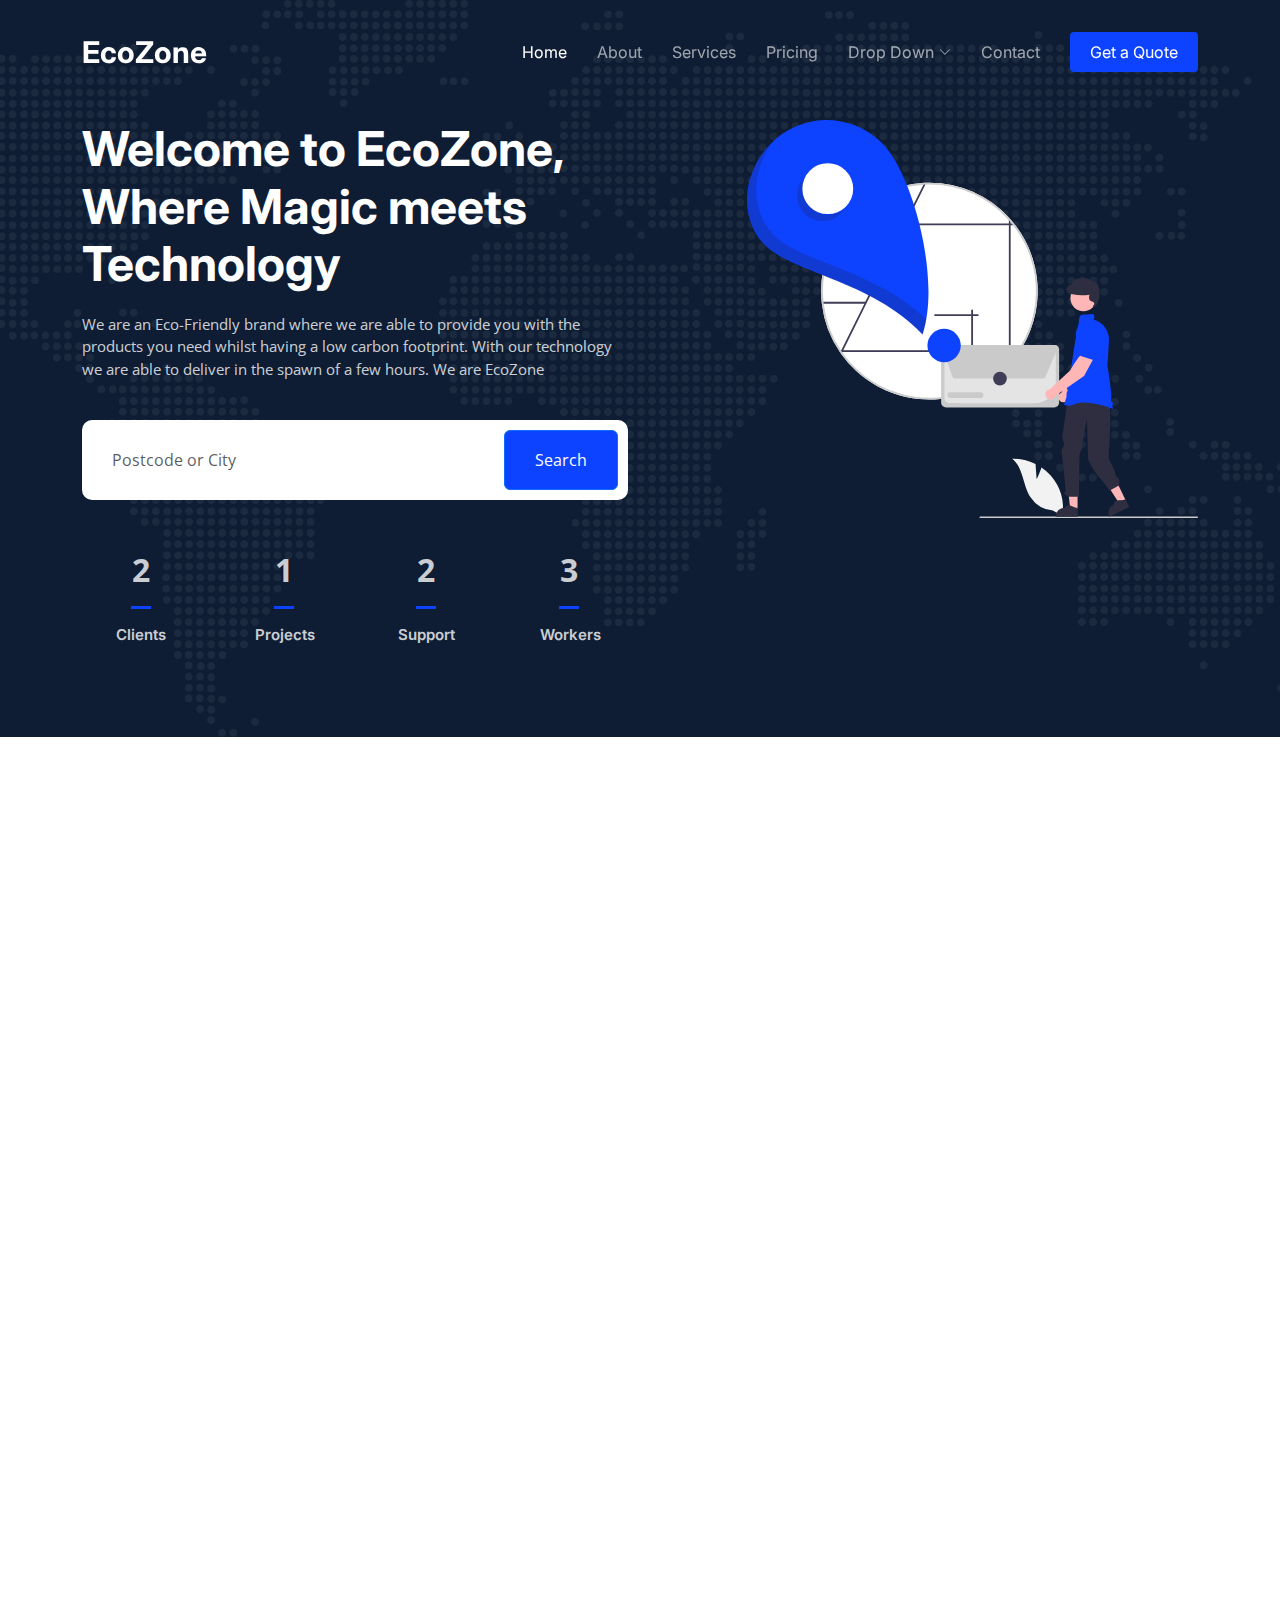
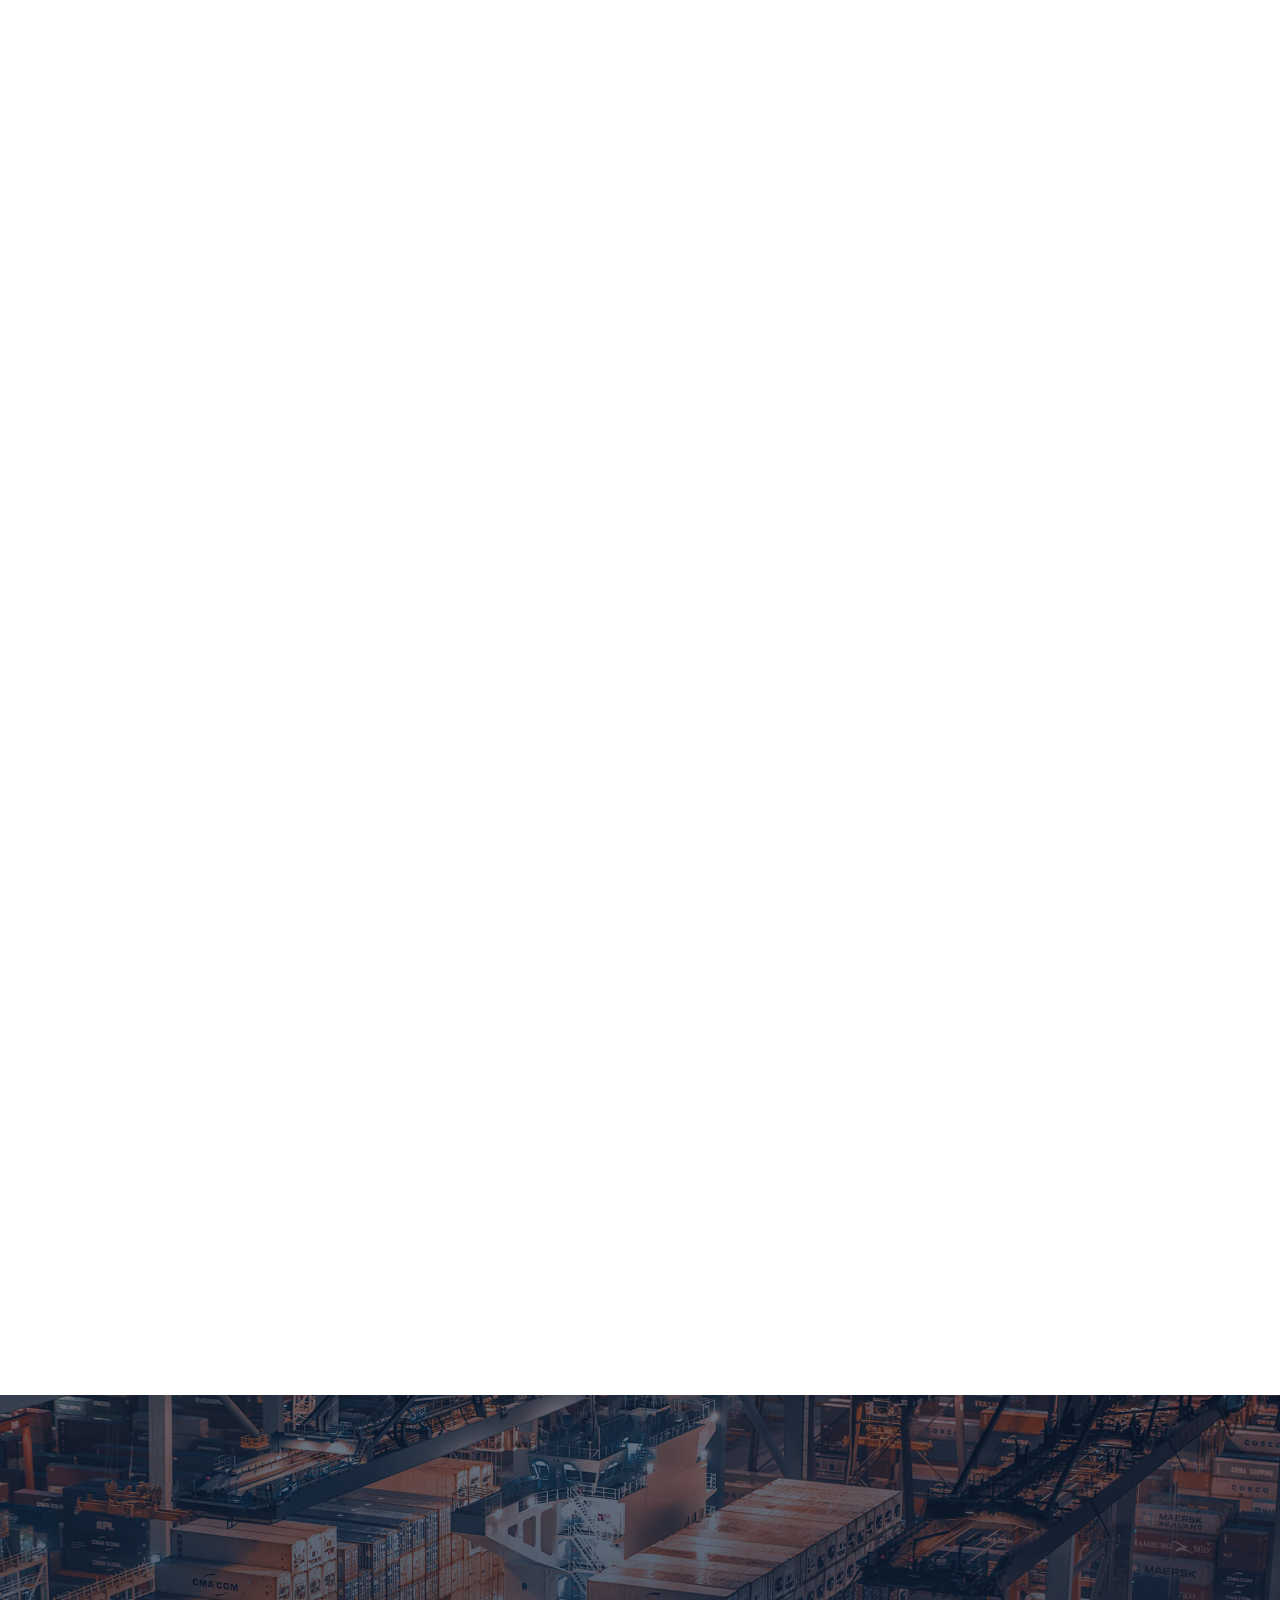
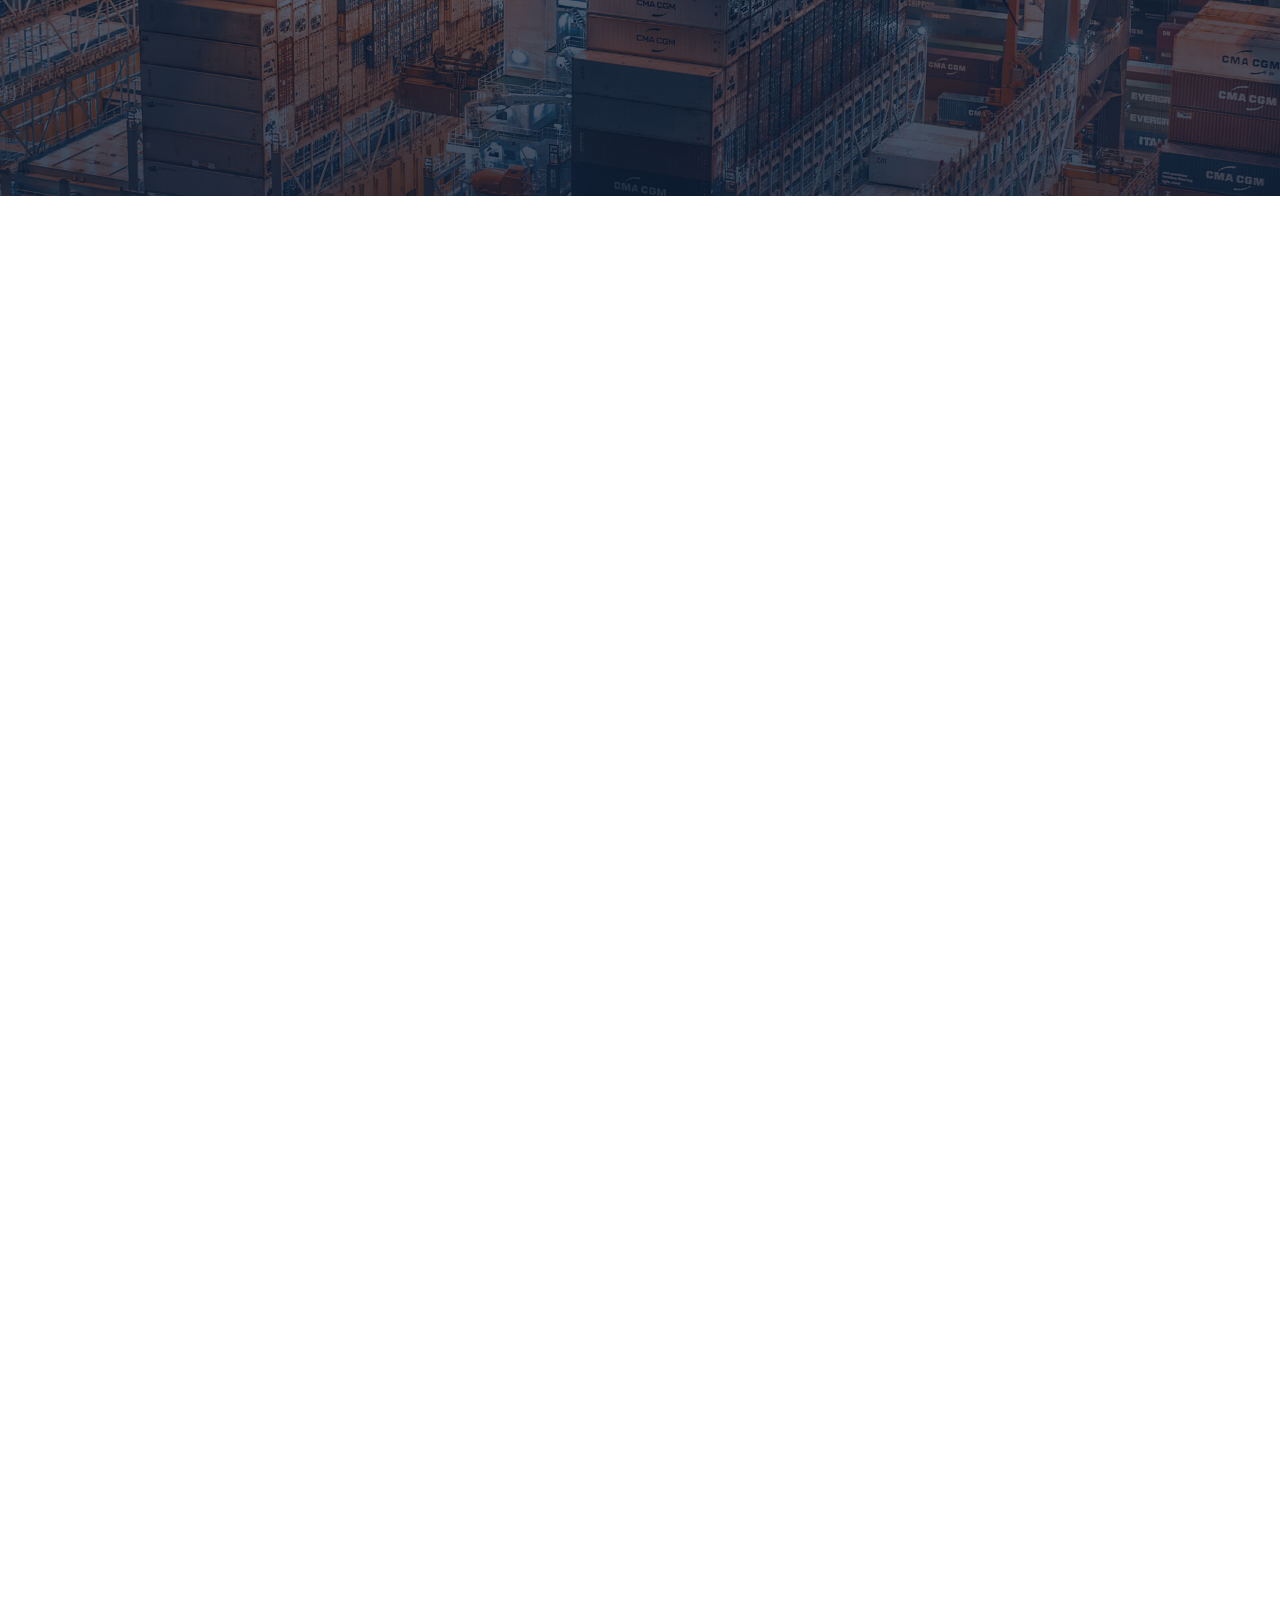
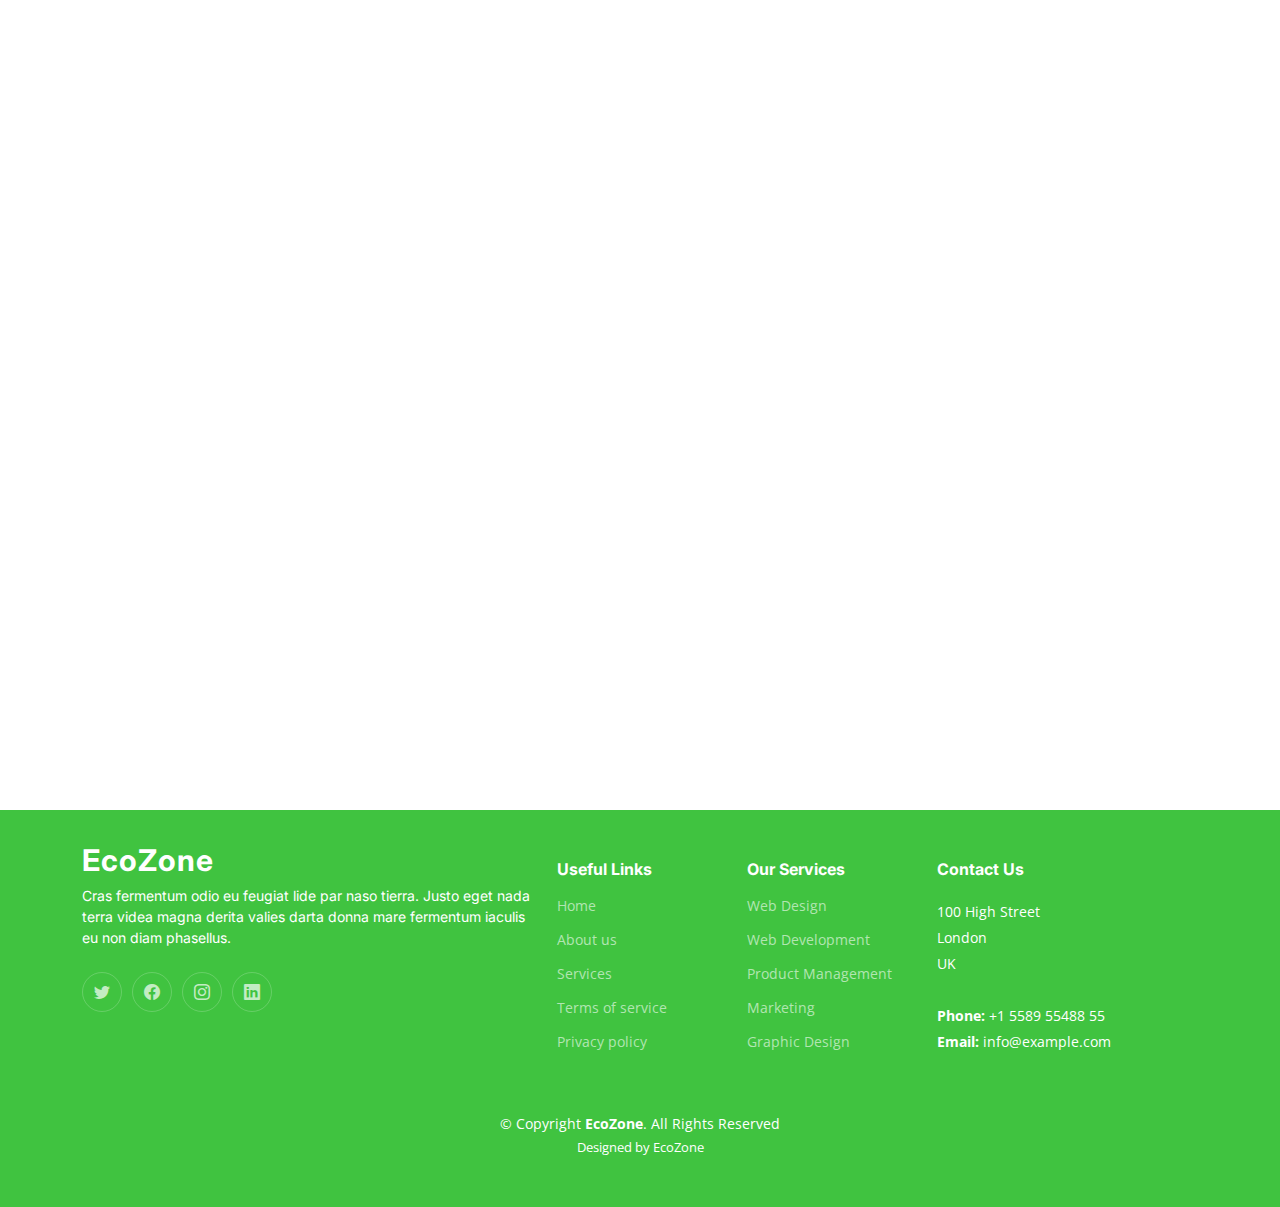
<file: index.html>
<!DOCTYPE html>
<html lang="en">
  <head>
    <meta charset="utf-8" />
    <meta content="width=device-width, initial-scale=1.0" name="viewport" />

    <title>EcoZone</title>
    <meta content="" name="description" />
    <meta content="" name="keywords" />

    <!-- Favicons -->
    <link href="assets/img/favicon.png" rel="icon" />
    <link href="assets/img/apple-touch-icon.png" rel="apple-touch-icon" />

    <!-- Google Fonts -->
    <link rel="preconnect" href="https://fonts.googleapis.com" />
    <link rel="preconnect" href="https://fonts.gstatic.com" crossorigin />
    <link
      href="https://fonts.googleapis.com/css2?family=Open+Sans:ital,wght@0,300;0,400;0,500;0,600;0,700;1,300;1,400;1,600;1,700&family=Poppins:ital,wght@0,300;0,400;0,500;0,600;0,700;1,300;1,400;1,500;1,600;1,700&family=Inter:ital,wght@0,300;0,400;0,500;0,600;0,700;1,300;1,400;1,500;1,600;1,700&display=swap"
      rel="stylesheet"
    />

    <!-- Vendor CSS Files -->
    <link
      href="assets/vendor/bootstrap/css/bootstrap.min.css"
      rel="stylesheet"
    />
    <link
      href="assets/vendor/bootstrap-icons/bootstrap-icons.css"
      rel="stylesheet"
    />
    <link
      href="assets/vendor/fontawesome-free/css/all.min.css"
      rel="stylesheet"
    />
    <link
      href="assets/vendor/glightbox/css/glightbox.min.css"
      rel="stylesheet"
    />
    <link href="assets/vendor/swiper/swiper-bundle.min.css" rel="stylesheet" />
    <link href="assets/vendor/aos/aos.css" rel="stylesheet" />

    <!-- Template Main CSS File -->
    <link href="assets/css/main.css" rel="stylesheet" />

    <!-- =======================================================
  * Template Name: EcoZone
  * Updated: May 30 2023 with Bootstrap v5.3.0
  * Template URL: https://bootstrapmade.com/logis-bootstrap-logistics-website-template/
  * Author: BootstrapMade.com
  * License: https://bootstrapmade.com/license/
  ======================================================== -->
  </head>

  <body>
    <!-- ======= Header ======= -->
    <header id="header" class="header d-flex align-items-center fixed-top">
      <div
        class="container-fluid container-xl d-flex align-items-center justify-content-between"
      >
        <a href="index.html" class="logo d-flex align-items-center">
          <!-- Uncomment the line below if you also wish to use an image logo -->
          <!-- <img src="assets/img/logo.png" alt=""> -->
          <h1>EcoZone</h1>
        </a>

        <i class="mobile-nav-toggle mobile-nav-show bi bi-list"></i>
        <i class="mobile-nav-toggle mobile-nav-hide d-none bi bi-x"></i>
        <nav id="navbar" class="navbar">
          <ul>
            <li><a href="index.html" class="active">Home</a></li>
            <li><a href="about.html">About</a></li>
            <li><a href="services.html">Services</a></li>
            <li><a href="pricing.html">Pricing</a></li>
            <li class="dropdown">
              <a href="#"
                ><span>Drop Down</span>
                <i class="bi bi-chevron-down dropdown-indicator"></i
              ></a>
              <ul>
                <li><a href="#">Drop Down 1</a></li>
                <li class="dropdown">
                  <a href="#"
                    ><span>Deep Drop Down</span>
                    <i class="bi bi-chevron-down dropdown-indicator"></i
                  ></a>
                  <ul>
                    <li><a href="#">Deep Drop Down 1</a></li>
                    <li><a href="#">Deep Drop Down 2</a></li>
                    <li><a href="#">Deep Drop Down 3</a></li>
                    <li><a href="#">Deep Drop Down 4</a></li>
                    <li><a href="#">Deep Drop Down 5</a></li>
                  </ul>
                </li>
                <li><a href="#">Drop Down 2</a></li>
                <li><a href="#">Drop Down 3</a></li>
                <li><a href="#">Drop Down 4</a></li>
              </ul>
            </li>
            <li><a href="contact.html">Contact</a></li>
            <li>
              <a class="get-a-quote" href="get-a-quote.html">Get a Quote</a>
            </li>
          </ul>
        </nav>
        <!-- .navbar -->
      </div>
    </header>
    <!-- End Header -->
    <!-- End Header -->

    <!-- ======= Hero Section ======= -->
    <section id="hero" class="hero d-flex align-items-center">
      <div class="container">
        <div class="row gy-4 d-flex justify-content-between">
          <div
            class="col-lg-6 order-2 order-lg-1 d-flex flex-column justify-content-center"
          >
            <h2 data-aos="fade-up">
              Welcome to EcoZone, Where Magic meets Technology
            </h2>
            <p data-aos="fade-up" data-aos-delay="100">
              We are an Eco-Friendly brand where we are able to provide you with
              the products you need whilst having a low carbon footprint. With
              our technology we are able to deliver in the spawn of a few hours.
              We are EcoZone
            </p>

            <form
              action="#"
              class="form-search d-flex align-items-stretch mb-3"
              data-aos="fade-up"
              data-aos-delay="200"
            >
              <input
                type="text"
                class="form-control"
                placeholder="Postcode or City"
              />
              <button type="submit" class="btn btn-primary">Search</button>
            </form>

            <div class="row gy-4" data-aos="fade-up" data-aos-delay="400">
              <div class="col-lg-3 col-6">
                <div class="stats-item text-center w-100 h-100">
                  <span
                    data-purecounter-start="0"
                    data-purecounter-end="002"
                    data-purecounter-duration="1"
                    class="purecounter"
                  ></span>
                  <p>Clients</p>
                </div>
              </div>
              <!-- End Stats Item -->

              <div class="col-lg-3 col-6">
                <div class="stats-item text-center w-100 h-100">
                  <span
                    data-purecounter-start="0"
                    data-purecounter-end="001"
                    data-purecounter-duration="1"
                    class="purecounter"
                  ></span>
                  <p>Projects</p>
                </div>
              </div>
              <!-- End Stats Item -->

              <div class="col-lg-3 col-6">
                <div class="stats-item text-center w-100 h-100">
                  <span
                    data-purecounter-start="0"
                    data-purecounter-end="003"
                    data-purecounter-duration="1"
                    class="purecounter"
                  ></span>
                  <p>Support</p>
                </div>
              </div>
              <!-- End Stats Item -->

              <div class="col-lg-3 col-6">
                <div class="stats-item text-center w-100 h-100">
                  <span
                    data-purecounter-start="0"
                    data-purecounter-end="04"
                    data-purecounter-duration="1"
                    class="purecounter"
                  ></span>
                  <p>Workers</p>
                </div>
              </div>
              <!-- End Stats Item -->
            </div>
          </div>

          <div class="col-lg-5 order-1 order-lg-2 hero-img" data-aos="zoom-out">
            <img
              src="assets/img/hero-img.svg"
              class="img-fluid mb-3 mb-lg-0"
              alt=""
            />
          </div>
        </div>
      </div>
    </section>
    <!-- End Hero Section -->

    <main id="main">
      <!-- ======= Featured Services Section ======= -->
      <section id="featured-services" class="featured-services">
        <div class="container">
          <div class="row gy-4">
            <div
              class="col-lg-4 col-md-6 service-item d-flex"
              data-aos="fade-up"
            >
              <div class="icon flex-shrink-0">
                <i class="fa-solid fa-cart-flatbed"></i>
              </div>
              <div>
                <h4 class="title">Our Products:</h4>
                <p class="description">
                  We are able to provide the best quality for small prices,
                  whilst also taking care of the enviroment.
                </p>
                <a href="service-details.html" class="readmore stretched-link"
                  ><span>Learn More</span><i class="bi bi-arrow-right"></i
                ></a>
              </div>
            </div>
            <!-- End Service Item -->

            <div
              class="col-lg-4 col-md-6 service-item d-flex"
              data-aos="fade-up"
              data-aos-delay="100"
            >
              <div class="icon flex-shrink-0">
                <i class="fa-solid fa-truck"></i>
              </div>
              <div>
                <h4 class="title">Delivery:</h4>
                <p class="description">
                  We are extremely highly advanced in tech,therefore we are able
                  to deliver in the spawn of hours by robots who don't have a
                  carbon footprint.
                </p>
                <a href="service-details.html" class="readmore stretched-link"
                  ><span>Learn More</span><i class="bi bi-arrow-right"></i
                ></a>
              </div>
            </div>
            <!-- End Service Item -->

            <div
              class="col-lg-4 col-md-6 service-item d-flex"
              data-aos="fade-up"
              data-aos-delay="200"
            >
              <div class="icon flex-shrink-0">
                <i class="fa-solid fa-truck-ramp-box"></i>
              </div>
              <div>
                <h4 class="title">Return</h4>
                <p class="description">
                  Our return services are fairly easy, we send out one of our
                  trusted robots to collect the next day in case you change your
                  mind about the product and choose to keep it.
                </p>
                <a href="service-details.html" class="readmore stretched-link"
                  ><span>Learn More</span><i class="bi bi-arrow-right"></i
                ></a>
              </div>
            </div>
            <!-- End Service Item -->
          </div>
        </div>
      </section>
      <!-- End Featured Services Section -->

      <!-- ======= About Us Section ======= -->
      <section id="about" class="about pt-0">
        <div class="container" data-aos="fade-up">
          <div class="row gy-4">
            <div
              class="col-lg-6 position-relative align-self-start order-lg-last order-first"
            >
              <img src="assets/img/about.jpg" class="img-fluid" alt="" />
              <a
                href="https://www.youtube.com/watch?v=LXb3EKWsInQ"
                class="glightbox play-btn"
              ></a>
            </div>
            <div class="col-lg-6 content order-last order-lg-first">
              <h3>About Us</h3>
              <p>
                We are very keen on a good experience towards our customers and
                our staff. We are very active on our social medias and on our
                email for customer service.
              </p>
              <ul>
                <li data-aos="fade-up" data-aos-delay="100">
                  <i class="bi bi-diagram-3"></i>
                  <div>
                    <h5>Pricing Points</h5>
                    <p>
                      We consider the fact that eco-friendly is expensive,so we
                      are here for a change. The best quality for the best price
                      on the market.
                    </p>
                  </div>
                </li>
                <li data-aos="fade-up" data-aos-delay="200">
                  <i class="bi bi-fullscreen-exit"></i>
                  <div>
                    <h5>Our membership</h5>
                    <p>
                      Again, our brand ethics is to deliver with the best prices
                      possible. Therefore our membership is the most
                      money-friendly advantage.
                    </p>
                  </div>
                </li>
                <li data-aos="fade-up" data-aos-delay="300">
                  <i class="bi bi-broadcast"></i>
                  <div>
                    <h5>Why we chose online</h5>
                    <p>
                      We chose for our shop to be online to intergrate with
                      everyones changed lives and lifestyles after covid. Not
                      only that its cheaper to keep up online, but we are also
                      able to give our customers the satisfaction of
                      convenience.
                    </p>
                  </div>
                </li>
              </ul>
            </div>
          </div>
        </div>
      </section>
      <!-- End About Us Section -->

      <!-- ======= Services Section ======= -->
      <section id="service" class="services pt-0">
        <div class="container" data-aos="fade-up">
          <div class="section-header">
            <span>Our Ethics</span>
            <h2>Our Ethics</h2>
          </div>

          <div class="row gy-4">
            <div
              class="col-lg-4 col-md-6"
              data-aos="fade-up"
              data-aos-delay="100"
            >
              <div class="card">
                <div class="card-img">
                  <img
                    src="assets/img/storage-service.jpg"
                    alt=""
                    class="img-fluid"
                  />
                </div>
                <h3>
                  <a href="service-details.html" class="stretched-link"
                    >Delivery</a
                  >
                </h3>
                <p>
                  Our delivery is strongly based on getting here quick whilst
                  reducing our rands carbon footprint to zero.
                </p>
              </div>
            </div>
            <!-- End Card Item -->

            <div
              class="col-lg-4 col-md-6"
              data-aos="fade-up"
              data-aos-delay="200"
            >
              <div class="card">
                <div class="card-img">
                  <img
                    src="assets/img/logistics-service.jpg"
                    alt=""
                    class="img-fluid"
                  />
                </div>
                <h3>
                  <a href="service-details.html" class="stretched-link"
                    >Polution</a
                  >
                </h3>
                <p>
                  We are proud to say that from the start of our brand we have
                  been very careful with our impact on the enviroment to the
                  point where we even work against it, which our highest
                  membership helps fund the recycling and reworking of plastic
                  sometimes even turning them into things like jewellery!
                </p>
              </div>
            </div>
            <!-- End Card Item -->

            <div
              class="col-lg-4 col-md-6"
              data-aos="fade-up"
              data-aos-delay="300"
            >
              <div class="card">
                <div class="card-img">
                  <img
                    src="assets/img/cargo-service.jpg"
                    alt=""
                    class="img-fluid"
                  />
                </div>
                <h3>
                  <a href="service-details.html" class="stretched-link"
                    >Bulk-Buying</a
                  >
                </h3>
                <p>
                  Bulk buying is something we would want to do in the future
                  without having to polute the ocean or the sky in order to
                  complete these orders. Luckly with further technology, expect
                  it happening soon...
                </p>
              </div>
            </div>
            <!-- End Card Item -->

            <div
              class="col-lg-4 col-md-6"
              data-aos="fade-up"
              data-aos-delay="400"
            >
              <div class="card">
                <div class="card-img">
                  <img
                    src="assets/img/trucking-service.jpg"
                    alt=""
                    class="img-fluid"
                  />
                </div>
                <h3>
                  <a href="service-details.html" class="stretched-link"
                    >Reducing OUR part of polution</a
                  >
                </h3>
                <p>
                  The way we are able to do this is by our recent technology,
                  the deliverying robot. Also known as DeliveryRo-100. Where it
                  delivers in the next few hours after ordering your product,
                  whilst reducing its carbon footprint.
                </p>
              </div>
            </div>
            <!-- End Card Item -->

            <div
              class="col-lg-4 col-md-6"
              data-aos="fade-up"
              data-aos-delay="500"
            >
              <div class="card">
                <div class="card-img">
                  <img
                    src="assets/img/packaging-service.jpg"
                    alt=""
                    class="img-fluid"
                  />
                </div>
                <h3>
                  <a href="service-details.html" class="stretched-link"
                    >Packaging</a
                  >
                </h3>
                <p>
                  Our packaging consists of recyled, recycleable materials (such
                  as cardboard). So make sure to recycle after!
                </p>
              </div>
            </div>
            <!-- End Card Item -->

            <div
              class="col-lg-4 col-md-6"
              data-aos="fade-up"
              data-aos-delay="600"
            >
              <div class="card">
                <div class="card-img">
                  <img
                    src="assets/img/warehousing-service.jpg"
                    alt=""
                    class="img-fluid"
                  />
                </div>
                <h3>
                  <a href="service-details.html" class="stretched-link"
                    >Warehousing</a
                  >
                </h3>
                <p></p>
                We try and store our products in a way that we are able to find
                it easy so we can therefore guarantee the few hour long
                delivery.
              </div>
            </div>
            <!-- End Card Item -->
          </div>
        </div>
      </section>
      <!-- End Services Section -->

      <!-- ======= Call To Action Section ======= -->
      <section id="call-to-action" class="call-to-action">
        <div class="container" data-aos="zoom-out">
          <div class="row justify-content-center">
            <div class="col-lg-8 text-center">
              <h3>Call To Action</h3>
              <p>
                Duis aute irure dolor in reprehenderit in voluptate velit esse
                cillum dolore eu fugiat nulla pariatur. Excepteur sint occaecat
                cupidatat non proident, sunt in culpa qui officia deserunt
                mollit anim id est laborum.
              </p>
              <a class="cta-btn" href="#">Call To Action</a>
            </div>
          </div>
        </div>
      </section>
      <!-- End Call To Action Section -->

      <!-- ======= Features Section ======= -->
      <section id="features" class="features">
        <div class="container">
          <div
            class="row gy-4 align-items-center features-item"
            data-aos="fade-up"
          >
            <div class="col-md-5">
              <img src="assets/img/features-1.jpg" class="img-fluid" alt="" />
            </div>
            <div class="col-md-7">
              <h3>
                Voluptatem dignissimos provident quasi corporis voluptates sit
                assumenda.
              </h3>
              <p class="fst-italic">
                Lorem ipsum dolor sit amet, consectetur adipiscing elit, sed do
                eiusmod tempor incididunt ut labore et dolore magna aliqua.
              </p>
              <ul>
                <li>
                  <i class="bi bi-check"></i> Ullamco laboris nisi ut aliquip ex
                  ea commodo consequat.
                </li>
                <li>
                  <i class="bi bi-check"></i> Duis aute irure dolor in
                  reprehenderit in voluptate velit.
                </li>
                <li>
                  <i class="bi bi-check"></i> Ullam est qui quos consequatur eos
                  accusamus.
                </li>
              </ul>
            </div>
          </div>
          <!-- Features Item -->

          <div
            class="row gy-4 align-items-center features-item"
            data-aos="fade-up"
          >
            <div class="col-md-5 order-1 order-md-2">
              <img src="assets/img/features-2.jpg" class="img-fluid" alt="" />
            </div>
            <div class="col-md-7 order-2 order-md-1">
              <h3>Corporis temporibus maiores provident</h3>
              <p class="fst-italic">
                Lorem ipsum dolor sit amet, consectetur adipiscing elit, sed do
                eiusmod tempor incididunt ut labore et dolore magna aliqua.
              </p>
              <p>
                Ullamco laboris nisi ut aliquip ex ea commodo consequat. Duis
                aute irure dolor in reprehenderit in voluptate velit esse cillum
                dolore eu fugiat nulla pariatur. Excepteur sint occaecat
                cupidatat non proident, sunt in culpa qui officia deserunt
                mollit anim id est laborum
              </p>
            </div>
          </div>
          <!-- Features Item -->

          <div
            class="row gy-4 align-items-center features-item"
            data-aos="fade-up"
          >
            <div class="col-md-5">
              <img src="assets/img/features-3.jpg" class="img-fluid" alt="" />
            </div>
            <div class="col-md-7">
              <h3>
                Sunt consequatur ad ut est nulla consectetur reiciendis animi
                voluptas
              </h3>
              <p>
                Cupiditate placeat cupiditate placeat est ipsam culpa. Delectus
                quia minima quod. Sunt saepe odit aut quia voluptatem hic
                voluptas dolor doloremque.
              </p>
              <ul>
                <li>
                  <i class="bi bi-check"></i> Ullamco laboris nisi ut aliquip ex
                  ea commodo consequat.
                </li>
                <li>
                  <i class="bi bi-check"></i> Duis aute irure dolor in
                  reprehenderit in voluptate velit.
                </li>
                <li>
                  <i class="bi bi-check"></i> Facilis ut et voluptatem aperiam.
                  Autem soluta ad fugiat.
                </li>
              </ul>
            </div>
          </div>
          <!-- Features Item -->

          <div
            class="row gy-4 align-items-center features-item"
            data-aos="fade-up"
          ></div>
          <!-- Features Item -->
        </div>
      </section>
      <!-- End Features Section -->

      <!-- ======= Pricing Section ======= -->
      <section id="pricing" class="pricing pt-0">
        <div class="container" data-aos="fade-up">
          <div class="section-header">
            <span>Pricing</span>
            <h2>Pricing</h2>
          </div>

          <div class="row gy-4">
            <div class="col-lg-4" data-aos="fade-up" data-aos-delay="100">
              <div class="pricing-item">
                <h3>Free Plan</h3>
                <h4><sup>$</sup>0<span> / month</span></h4>
                <ul>
                  <li>
                    <i class="bi bi-check"></i> Quam adipiscing vitae proin
                  </li>
                  <li><i class="bi bi-check"></i> Nec feugiat nisl pretium</li>
                  <li>
                    <i class="bi bi-check"></i> Nulla at volutpat diam uteera
                  </li>
                  <li class="na">
                    <i class="bi bi-x"></i>
                    <span>Pharetra massa massa ultricies</span>
                  </li>
                  <li class="na">
                    <i class="bi bi-x"></i>
                    <span>Massa ultricies mi quis hendrerit</span>
                  </li>
                </ul>
                <a href="#" class="buy-btn">Buy Now</a>
              </div>
            </div>
            <!-- End Pricing Item -->

            <div class="col-lg-4" data-aos="fade-up" data-aos-delay="200">
              <div class="pricing-item featured">
                <h3>Business Plan</h3>
                <h4><sup>$</sup>29<span> / month</span></h4>
                <ul>
                  <li>
                    <i class="bi bi-check"></i> Quam adipiscing vitae proin
                  </li>
                  <li><i class="bi bi-check"></i> Nec feugiat nisl pretium</li>
                  <li>
                    <i class="bi bi-check"></i> Nulla at volutpat diam uteera
                  </li>
                  <li>
                    <i class="bi bi-check"></i> Pharetra massa massa ultricies
                  </li>
                  <li>
                    <i class="bi bi-check"></i> Massa ultricies mi quis
                    hendrerit
                  </li>
                </ul>
                <a href="#" class="buy-btn">Buy Now</a>
              </div>
            </div>
            <!-- End Pricing Item -->

            <div class="col-lg-4" data-aos="fade-up" data-aos-delay="300">
              <div class="pricing-item">
                <h3>Developer Plan</h3>
                <h4><sup>$</sup>49<span> / month</span></h4>
                <ul>
                  <li>
                    <i class="bi bi-check"></i> Quam adipiscing vitae proin
                  </li>
                  <li><i class="bi bi-check"></i> Nec feugiat nisl pretium</li>
                  <li>
                    <i class="bi bi-check"></i> Nulla at volutpat diam uteera
                  </li>
                  <li>
                    <i class="bi bi-check"></i> Pharetra massa massa ultricies
                  </li>
                  <li>
                    <i class="bi bi-check"></i> Massa ultricies mi quis
                    hendrerit
                  </li>
                </ul>
                <a href="#" class="buy-btn">Buy Now</a>
              </div>
            </div>
            <!-- End Pricing Item -->
          </div>
        </div>
      </section>
      <!-- End Pricing Section -->
    </main>
    <!-- End #main -->

    <!-- ======= Footer ======= -->
    <footer id="footer" class="footer">
      <div class="container">
        <div class="row gy-4">
          <div class="col-lg-5 col-md-12 footer-info">
            <a href="index.html" class="logo d-flex align-items-center">
              <span>EcoZone</span>
            </a>
            <p>
              Cras fermentum odio eu feugiat lide par naso tierra. Justo eget
              nada terra videa magna derita valies darta donna mare fermentum
              iaculis eu non diam phasellus.
            </p>
            <div class="social-links d-flex mt-4">
              <a href="#" class="twitter"><i class="bi bi-twitter"></i></a>
              <a href="#" class="facebook"><i class="bi bi-facebook"></i></a>
              <a href="#" class="instagram"><i class="bi bi-instagram"></i></a>
              <a href="#" class="linkedin"><i class="bi bi-linkedin"></i></a>
            </div>
          </div>

          <div class="col-lg-2 col-6 footer-links">
            <h4>Useful Links</h4>
            <ul>
              <li><a href="#">Home</a></li>
              <li><a href="#">About us</a></li>
              <li><a href="#">Services</a></li>
              <li><a href="#">Terms of service</a></li>
              <li><a href="#">Privacy policy</a></li>
            </ul>
          </div>

          <div class="col-lg-2 col-6 footer-links">
            <h4>Our Services</h4>
            <ul>
              <li><a href="#">Web Design</a></li>
              <li><a href="#">Web Development</a></li>
              <li><a href="#">Product Management</a></li>
              <li><a href="#">Marketing</a></li>
              <li><a href="#">Graphic Design</a></li>
            </ul>
          </div>

          <div
            class="col-lg-3 col-md-12 footer-contact text-center text-md-start"
          >
            <h4>Contact Us</h4>
            <p>
              100 High Street <br />
              London<br />
              UK <br /><br />
              <strong>Phone:</strong> +1 5589 55488 55<br />
              <strong>Email:</strong> info@example.com<br />
            </p>
          </div>
        </div>
      </div>

      <div class="container mt-4">
        <div class="copyright">
          &copy; Copyright <strong><span>EcoZone</span></strong
          >. All Rights Reserved
        </div>
        <div class="credits">
          <!-- All the links in the footer should remain intact. -->
          <!-- You can delete the links only if you purchased the pro version. -->
          <!-- Licensing information: https://bootstrapmade.com/license/ -->
          <!-- Purchase the pro version with working PHP/AJAX contact form: https://bootstrapmade.com/logis-bootstrap-logistics-website-template/ -->
          Designed by <a href="https://bootstrapmade.com/">EcoZone</a>
        </div>
      </div>
    </footer>
    <!-- End Footer -->
    <!-- End Footer -->

    <a
      href="#"
      class="scroll-top d-flex align-items-center justify-content-center"
      ><i class="bi bi-arrow-up-short"></i
    ></a>

    <div id="preloader"></div>

    <!-- Vendor JS Files -->
    <script src="assets/vendor/bootstrap/js/bootstrap.bundle.min.js"></script>
    <script src="assets/vendor/purecounter/purecounter_vanilla.js"></script>
    <script src="assets/vendor/glightbox/js/glightbox.min.js"></script>
    <script src="assets/vendor/swiper/swiper-bundle.min.js"></script>
    <script src="assets/vendor/aos/aos.js"></script>
    <script src="assets/vendor/php-email-form/validate.js"></script>

    <!-- Template Main JS File -->
    <script src="assets/js/main.js"></script>
  </body>
</html>
</file>
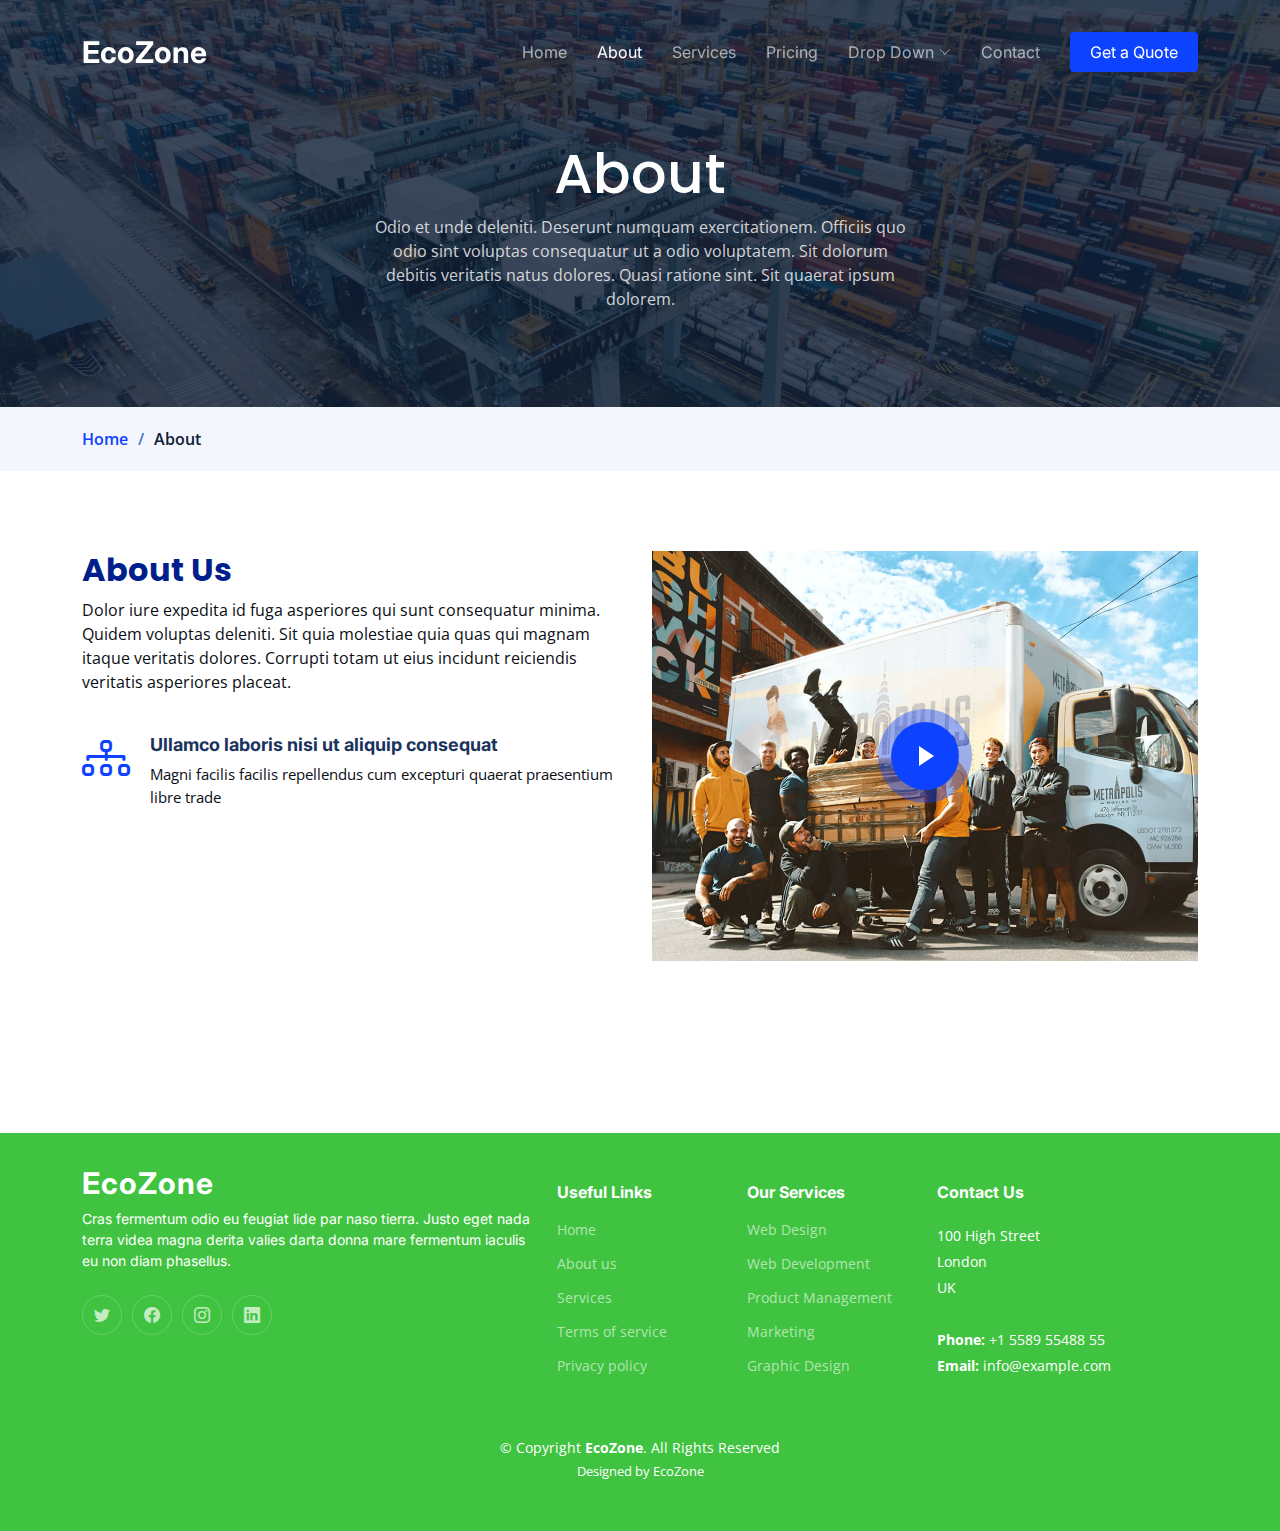
<file: about.html>
<!DOCTYPE html>
<html lang="en">
  <head>
    <meta charset="utf-8" />
    <meta content="width=device-width, initial-scale=1.0" name="viewport" />

    <title>EcoZone Bootstrap Template - About</title>
    <meta content="" name="description" />
    <meta content="" name="keywords" />

    <!-- Favicons -->
    <link href="assets/img/favicon.png" rel="icon" />
    <link href="assets/img/apple-touch-icon.png" rel="apple-touch-icon" />

    <!-- Google Fonts -->
    <link rel="preconnect" href="https://fonts.googleapis.com" />
    <link rel="preconnect" href="https://fonts.gstatic.com" crossorigin />
    <link
      href="https://fonts.googleapis.com/css2?family=Open+Sans:ital,wght@0,300;0,400;0,500;0,600;0,700;1,300;1,400;1,600;1,700&family=Poppins:ital,wght@0,300;0,400;0,500;0,600;0,700;1,300;1,400;1,500;1,600;1,700&family=Inter:ital,wght@0,300;0,400;0,500;0,600;0,700;1,300;1,400;1,500;1,600;1,700&display=swap"
      rel="stylesheet"
    />

    <!-- Vendor CSS Files -->
    <link
      href="assets/vendor/bootstrap/css/bootstrap.min.css"
      rel="stylesheet"
    />
    <link
      href="assets/vendor/bootstrap-icons/bootstrap-icons.css"
      rel="stylesheet"
    />
    <link
      href="assets/vendor/fontawesome-free/css/all.min.css"
      rel="stylesheet"
    />
    <link
      href="assets/vendor/glightbox/css/glightbox.min.css"
      rel="stylesheet"
    />
    <link href="assets/vendor/swiper/swiper-bundle.min.css" rel="stylesheet" />
    <link href="assets/vendor/aos/aos.css" rel="stylesheet" />

    <!-- Template Main CSS File -->
    <link href="assets/css/main.css" rel="stylesheet" />

    <!-- =======================================================
  * Template Name: EcoZone
  * Updated: May 30 2023 with Bootstrap v5.3.0
  * Template URL: https://bootstrapmade.com/logis-bootstrap-logistics-website-template/
  * Author: BootstrapMade.com
  * License: https://bootstrapmade.com/license/
  ======================================================== -->
  </head>

  <body>
    <!-- ======= Header ======= -->
    <header id="header" class="header d-flex align-items-center fixed-top">
      <div
        class="container-fluid container-xl d-flex align-items-center justify-content-between"
      >
        <a href="index.html" class="logo d-flex align-items-center">
          <!-- Uncomment the line below if you also wish to use an image logo -->
          <!-- <img src="assets/img/logo.png" alt=""> -->
          <h1>EcoZone</h1>
        </a>

        <i class="mobile-nav-toggle mobile-nav-show bi bi-list"></i>
        <i class="mobile-nav-toggle mobile-nav-hide d-none bi bi-x"></i>
        <nav id="navbar" class="navbar">
          <ul>
            <li><a href="index.html">Home</a></li>
            <li><a href="about.html" class="active">About</a></li>
            <li><a href="services.html">Services</a></li>
            <li><a href="pricing.html">Pricing</a></li>
            <li class="dropdown">
              <a href="#"
                ><span>Drop Down</span>
                <i class="bi bi-chevron-down dropdown-indicator"></i
              ></a>
              <ul>
                <li><a href="#">Drop Down 1</a></li>
                <li class="dropdown">
                  <a href="#"
                    ><span>Deep Drop Down</span>
                    <i class="bi bi-chevron-down dropdown-indicator"></i
                  ></a>
                  <ul>
                    <li><a href="#">Deep Drop Text 1</a></li>
                    <li><a href="#">Deep Drop Down 2</a></li>
                    <li><a href="#">Deep Drop Down 3</a></li>
                    <li><a href="#">Deep Drop Down 4</a></li>
                    <li><a href="#">Deep Drop Down 5</a></li>
                  </ul>
                </li>
                <li><a href="#">Drop Down 2</a></li>
                <li><a href="#">Drop Down 3</a></li>
                <li><a href="#">Drop Down 4</a></li>
              </ul>
            </li>
            <li><a href="contact.html">Contact</a></li>
            <li>
              <a class="get-a-quote" href="get-a-quote.html">Get a Quote</a>
            </li>
          </ul>
        </nav>
        <!-- .navbar -->
      </div>
    </header>
    <!-- End Header -->
    <!-- End Header -->

    <main id="main">
      <!-- ======= Breadcrumbs ======= -->
      <div class="breadcrumbs">
        <div
          class="page-header d-flex align-items-center"
          style="background-image: url('assets/img/page-header.jpg')"
        >
          <div class="container position-relative">
            <div class="row d-flex justify-content-center">
              <div class="col-lg-6 text-center">
                <h2>About</h2>
                <p>
                  Odio et unde deleniti. Deserunt numquam exercitationem.
                  Officiis quo odio sint voluptas consequatur ut a odio
                  voluptatem. Sit dolorum debitis veritatis natus dolores. Quasi
                  ratione sint. Sit quaerat ipsum dolorem.
                </p>
              </div>
            </div>
          </div>
        </div>
        <nav>
          <div class="container">
            <ol>
              <li><a href="index.html">Home</a></li>
              <li>About</li>
            </ol>
          </div>
        </nav>
      </div>
      <!-- End Breadcrumbs -->

      <!-- ======= About Us Section ======= -->
      <section id="about" class="about">
        <div class="container" data-aos="fade-up">
          <div class="row gy-4">
            <div
              class="col-lg-6 position-relative align-self-start order-lg-last order-first"
            >
              <img src="assets/img/about.jpg" class="img-fluid" alt="" />
              <a
                href="https://www.youtube.com/watch?v=LXb3EKWsInQ"
                class="glightbox play-btn"
              ></a>
            </div>
            <div class="col-lg-6 content order-last order-lg-first">
              <h3>About Us</h3>
              <p>
                Dolor iure expedita id fuga asperiores qui sunt consequatur
                minima. Quidem voluptas deleniti. Sit quia molestiae quia quas
                qui magnam itaque veritatis dolores. Corrupti totam ut eius
                incidunt reiciendis veritatis asperiores placeat.
              </p>
              <ul>
                <li data-aos="fade-up" data-aos-delay="100">
                  <i class="bi bi-diagram-3"></i>
                  <div>
                    <h5>Ullamco laboris nisi ut aliquip consequat</h5>
                    <p>
                      Magni facilis facilis repellendus cum excepturi quaerat
                      praesentium libre trade
                    </p>
                  </div>
                </li>
                <li data-aos="fade-up" data-aos-delay="200">
                  <i class="bi bi-fullscreen-exit"></i>
                  <div>
                    <h5>Magnam soluta odio exercitationem reprehenderi</h5>
                    <p>
                      Quo totam dolorum at pariatur aut distinctio dolorum
                      laudantium illo direna pasata redi
                    </p>
                  </div>
                </li>
                <li data-aos="fade-up" data-aos-delay="300">
                  <i class="bi bi-broadcast"></i>
                  <div>
                    <h5>Voluptatem et qui exercitationem</h5>
                    <p>
                      Et velit et eos maiores est tempora et quos dolorem autem
                      tempora incidunt maxime veniam
                    </p>
                  </div>
                </li>
              </ul>
            </div>
          </div>
        </div>
      </section>
      <!-- End About Us Section -->
    </main>
    <!-- End #main -->

    <!-- ======= Footer ======= -->
    <footer id="footer" class="footer">
      <div class="container">
        <div class="row gy-4">
          <div class="col-lg-5 col-md-12 footer-info">
            <a href="index.html" class="logo d-flex align-items-center">
              <span>EcoZone</span>
            </a>
            <p>
              Cras fermentum odio eu feugiat lide par naso tierra. Justo eget
              nada terra videa magna derita valies darta donna mare fermentum
              iaculis eu non diam phasellus.
            </p>
            <div class="social-links d-flex mt-4">
              <a href="#" class="twitter"><i class="bi bi-twitter"></i></a>
              <a href="#" class="facebook"><i class="bi bi-facebook"></i></a>
              <a href="#" class="instagram"><i class="bi bi-instagram"></i></a>
              <a href="#" class="linkedin"><i class="bi bi-linkedin"></i></a>
            </div>
          </div>

          <div class="col-lg-2 col-6 footer-links">
            <h4>Useful Links</h4>
            <ul>
              <li><a href="#">Home</a></li>
              <li><a href="#">About us</a></li>
              <li><a href="#">Services</a></li>
              <li><a href="#">Terms of service</a></li>
              <li><a href="#">Privacy policy</a></li>
            </ul>
          </div>

          <div class="col-lg-2 col-6 footer-links">
            <h4>Our Services</h4>
            <ul>
              <li><a href="#">Web Design</a></li>
              <li><a href="#">Web Development</a></li>
              <li><a href="#">Product Management</a></li>
              <li><a href="#">Marketing</a></li>
              <li><a href="#">Graphic Design</a></li>
            </ul>
          </div>

          <div
            class="col-lg-3 col-md-12 footer-contact text-center text-md-start"
          >
            <h4>Contact Us</h4>
            <p>
              100 High Street <br />
              London<br />
              UK <br /><br />
              <strong>Phone:</strong> +1 5589 55488 55<br />
              <strong>Email:</strong> info@example.com<br />
            </p>
          </div>
        </div>
      </div>

      <div class="container mt-4">
        <div class="copyright">
          &copy; Copyright <strong><span>EcoZone</span></strong
          >. All Rights Reserved
        </div>
        <div class="credits">Designed by <a href="">EcoZone</a></div>
      </div>
    </footer>
    <!-- End Footer -->
    <!-- End Footer -->

    <a
      href="#"
      class="scroll-top d-flex align-items-center justify-content-center"
      ><i class="bi bi-arrow-up-short"></i
    ></a>

    <div id="preloader"></div>

    <!-- Vendor JS Files -->
    <script src="assets/vendor/bootstrap/js/bootstrap.bundle.min.js"></script>
    <script src="assets/vendor/purecounter/purecounter_vanilla.js"></script>
    <script src="assets/vendor/glightbox/js/glightbox.min.js"></script>
    <script src="assets/vendor/swiper/swiper-bundle.min.js"></script>
    <script src="assets/vendor/aos/aos.js"></script>
    <script src="assets/vendor/php-email-form/validate.js"></script>

    <!-- Template Main JS File -->
    <script src="assets/js/main.js"></script>
  </body>
</html>
</file>
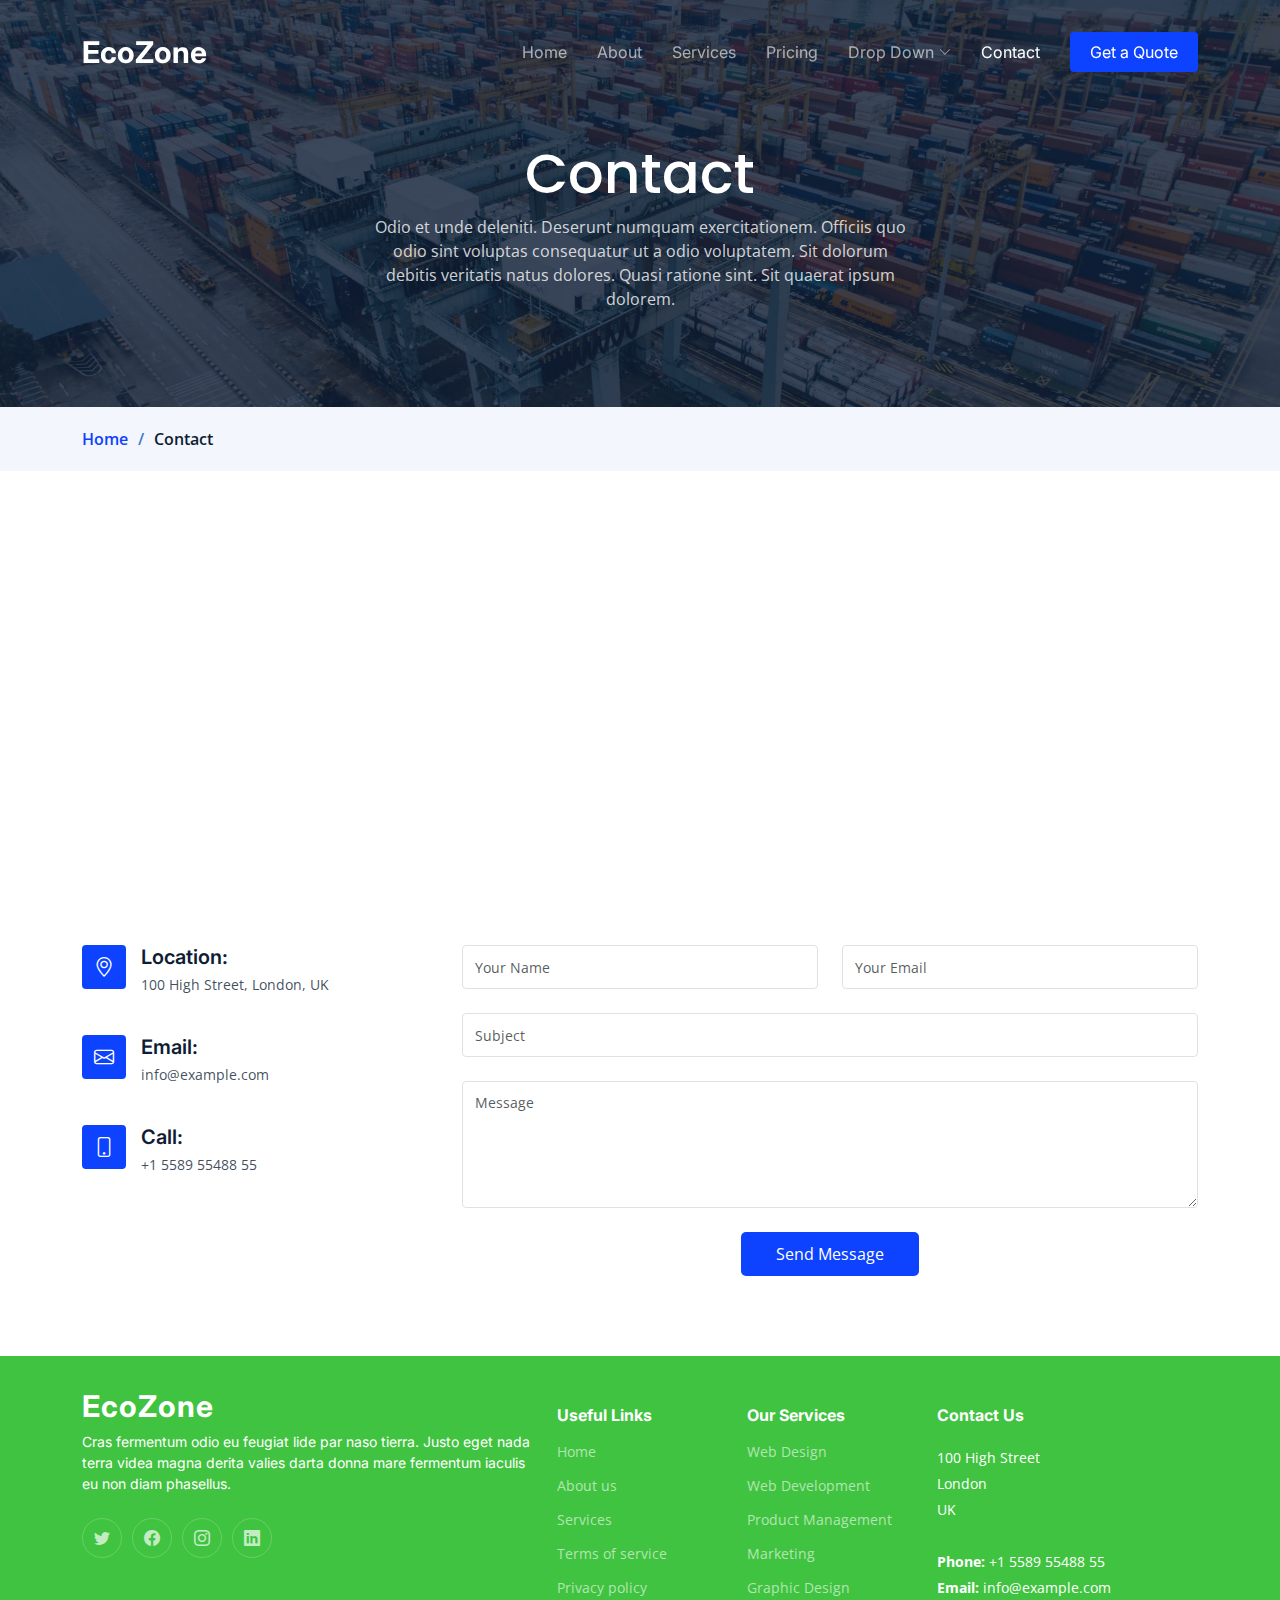
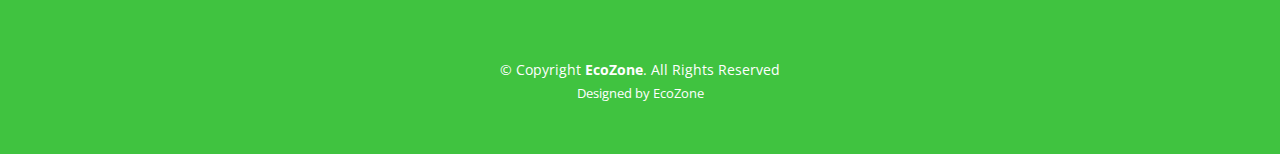
<file: contact.html>
<!DOCTYPE html>
<html lang="en">
  <head>
    <meta charset="utf-8" />
    <meta content="width=device-width, initial-scale=1.0" name="viewport" />

    <title>EcoZone Bootstrap Template - Contact</title>
    <meta content="" name="description" />
    <meta content="" name="keywords" />

    <!-- Favicons -->
    <link href="assets/img/favicon.png" rel="icon" />
    <link href="assets/img/apple-touch-icon.png" rel="apple-touch-icon" />

    <!-- Google Fonts -->
    <link rel="preconnect" href="https://fonts.googleapis.com" />
    <link rel="preconnect" href="https://fonts.gstatic.com" crossorigin />
    <link
      href="https://fonts.googleapis.com/css2?family=Open+Sans:ital,wght@0,300;0,400;0,500;0,600;0,700;1,300;1,400;1,600;1,700&family=Poppins:ital,wght@0,300;0,400;0,500;0,600;0,700;1,300;1,400;1,500;1,600;1,700&family=Inter:ital,wght@0,300;0,400;0,500;0,600;0,700;1,300;1,400;1,500;1,600;1,700&display=swap"
      rel="stylesheet"
    />

    <!-- Vendor CSS Files -->
    <link
      href="assets/vendor/bootstrap/css/bootstrap.min.css"
      rel="stylesheet"
    />
    <link
      href="assets/vendor/bootstrap-icons/bootstrap-icons.css"
      rel="stylesheet"
    />
    <link
      href="assets/vendor/fontawesome-free/css/all.min.css"
      rel="stylesheet"
    />
    <link
      href="assets/vendor/glightbox/css/glightbox.min.css"
      rel="stylesheet"
    />
    <link href="assets/vendor/swiper/swiper-bundle.min.css" rel="stylesheet" />
    <link href="assets/vendor/aos/aos.css" rel="stylesheet" />

    <!-- Template Main CSS File -->
    <link href="assets/css/main.css" rel="stylesheet" />

    <!-- =======================================================
  * Template Name: EcoZone
  * Updated: May 30 2023 with Bootstrap v5.3.0
  * Template URL: https://bootstrapmade.com/logis-bootstrap-logistics-website-template/
  * Author: BootstrapMade.com
  * License: https://bootstrapmade.com/license/
  ======================================================== -->
  </head>

  <body>
    <!-- ======= Header ======= -->
    <header id="header" class="header d-flex align-items-center fixed-top">
      <div
        class="container-fluid container-xl d-flex align-items-center justify-content-between"
      >
        <a href="index.html" class="logo d-flex align-items-center">
          <!-- Uncomment the line below if you also wish to use an image logo -->
          <!-- <img src="assets/img/logo.png" alt=""> -->
          <h1>EcoZone</h1>
        </a>

        <i class="mobile-nav-toggle mobile-nav-show bi bi-list"></i>
        <i class="mobile-nav-toggle mobile-nav-hide d-none bi bi-x"></i>
        <nav id="navbar" class="navbar">
          <ul>
            <li><a href="index.html">Home</a></li>
            <li><a href="about.html">About</a></li>
            <li><a href="services.html">Services</a></li>
            <li><a href="pricing.html">Pricing</a></li>
            <li class="dropdown">
              <a href="#"
                ><span>Drop Down</span>
                <i class="bi bi-chevron-down dropdown-indicator"></i
              ></a>
              <ul>
                <li><a href="#">Drop Down 1</a></li>
                <li class="dropdown">
                  <a href="#"
                    ><span>Deep Drop Down</span>
                    <i class="bi bi-chevron-down dropdown-indicator"></i
                  ></a>
                  <ul>
                    <li><a href="#">Deep Drop Down 1</a></li>
                    <li><a href="#">Deep Drop Down 2</a></li>
                    <li><a href="#">Deep Drop Down 3</a></li>
                    <li><a href="#">Deep Drop Down 4</a></li>
                    <li><a href="#">Deep Drop Down 5</a></li>
                  </ul>
                </li>
                <li><a href="#">Drop Down 2</a></li>
                <li><a href="#">Drop Down 3</a></li>
                <li><a href="#">Drop Down 4</a></li>
              </ul>
            </li>
            <li><a href="contact.html" class="active">Contact</a></li>
            <li>
              <a class="get-a-quote" href="get-a-quote.html">Get a Quote</a>
            </li>
          </ul>
        </nav>
        <!-- .navbar -->
      </div>
    </header>
    <!-- End Header -->
    <!-- End Header -->

    <main id="main">
      <!-- ======= Breadcrumbs ======= -->
      <div class="breadcrumbs">
        <div
          class="page-header d-flex align-items-center"
          style="background-image: url('assets/img/page-header.jpg')"
        >
          <div class="container position-relative">
            <div class="row d-flex justify-content-center">
              <div class="col-lg-6 text-center">
                <h2>Contact</h2>
                <p>
                  Odio et unde deleniti. Deserunt numquam exercitationem.
                  Officiis quo odio sint voluptas consequatur ut a odio
                  voluptatem. Sit dolorum debitis veritatis natus dolores. Quasi
                  ratione sint. Sit quaerat ipsum dolorem.
                </p>
              </div>
            </div>
          </div>
        </div>
        <nav>
          <div class="container">
            <ol>
              <li><a href="index.html">Home</a></li>
              <li>Contact</li>
            </ol>
          </div>
        </nav>
      </div>
      <!-- End Breadcrumbs -->

      <!-- ======= Contact Section ======= -->
      <section id="contact" class="contact">
        <div class="container" data-aos="fade-up">
          <div>
            <iframe
              style="border: 0; width: 100%; height: 340px"
              src="https://www.google.com/maps/embed?pb=!1m14!1m8!1m3!1d12097.433213460943!2d-74.0062269!3d40.7101282!3m2!1i1024!2i768!4f13.1!3m3!1m2!1s0x0%3A0xb89d1fe6bc499443!2sDowntown+Conference+Center!5e0!3m2!1smk!2sbg!4v1539943755621"
              frameborder="0"
              allowfullscreen
            ></iframe>
          </div>
          <!-- End Google Maps -->

          <div class="row gy-4 mt-4">
            <div class="col-lg-4">
              <div class="info-item d-flex">
                <i class="bi bi-geo-alt flex-shrink-0"></i>
                <div>
                  <h4>Location:</h4>
                  <p>100 High Street, London, UK</p>
                </div>
              </div>
              <!-- End Info Item -->

              <div class="info-item d-flex">
                <i class="bi bi-envelope flex-shrink-0"></i>
                <div>
                  <h4>Email:</h4>
                  <p>info@example.com</p>
                </div>
              </div>
              <!-- End Info Item -->

              <div class="info-item d-flex">
                <i class="bi bi-phone flex-shrink-0"></i>
                <div>
                  <h4>Call:</h4>
                  <p>+1 5589 55488 55</p>
                </div>
              </div>
              <!-- End Info Item -->
            </div>

            <div class="col-lg-8">
              <form
                action="forms/contact.php"
                method="post"
                role="form"
                class="php-email-form"
              >
                <div class="row">
                  <div class="col-md-6 form-group">
                    <input
                      type="text"
                      name="name"
                      class="form-control"
                      id="name"
                      placeholder="Your Name"
                      required
                    />
                  </div>
                  <div class="col-md-6 form-group mt-3 mt-md-0">
                    <input
                      type="email"
                      class="form-control"
                      name="email"
                      id="email"
                      placeholder="Your Email"
                      required
                    />
                  </div>
                </div>
                <div class="form-group mt-3">
                  <input
                    type="text"
                    class="form-control"
                    name="subject"
                    id="subject"
                    placeholder="Subject"
                    required
                  />
                </div>
                <div class="form-group mt-3">
                  <textarea
                    class="form-control"
                    name="message"
                    rows="5"
                    placeholder="Message"
                    required
                  ></textarea>
                </div>
                <div class="my-3">
                  <div class="loading">Loading</div>
                  <div class="error-message"></div>
                  <div class="sent-message">
                    Your message has been sent. Thank you!
                  </div>
                </div>
                <div class="text-center">
                  <button type="submit">Send Message</button>
                </div>
              </form>
            </div>
            <!-- End Contact Form -->
          </div>
        </div>
      </section>
      <!-- End Contact Section -->
    </main>
    <!-- End #main -->

    <!-- ======= Footer ======= -->
    <footer id="footer" class="footer">
      <div class="container">
        <div class="row gy-4">
          <div class="col-lg-5 col-md-12 footer-info">
            <a href="index.html" class="logo d-flex align-items-center">
              <span>EcoZone</span>
            </a>
            <p>
              Cras fermentum odio eu feugiat lide par naso tierra. Justo eget
              nada terra videa magna derita valies darta donna mare fermentum
              iaculis eu non diam phasellus.
            </p>
            <div class="social-links d-flex mt-4">
              <a href="#" class="twitter"><i class="bi bi-twitter"></i></a>
              <a href="#" class="facebook"><i class="bi bi-facebook"></i></a>
              <a href="#" class="instagram"><i class="bi bi-instagram"></i></a>
              <a href="#" class="linkedin"><i class="bi bi-linkedin"></i></a>
            </div>
          </div>

          <div class="col-lg-2 col-6 footer-links">
            <h4>Useful Links</h4>
            <ul>
              <li><a href="#">Home</a></li>
              <li><a href="#">About us</a></li>
              <li><a href="#">Services</a></li>
              <li><a href="#">Terms of service</a></li>
              <li><a href="#">Privacy policy</a></li>
            </ul>
          </div>

          <div class="col-lg-2 col-6 footer-links">
            <h4>Our Services</h4>
            <ul>
              <li><a href="#">Web Design</a></li>
              <li><a href="#">Web Development</a></li>
              <li><a href="#">Product Management</a></li>
              <li><a href="#">Marketing</a></li>
              <li><a href="#">Graphic Design</a></li>
            </ul>
          </div>

          <div
            class="col-lg-3 col-md-12 footer-contact text-center text-md-start"
          >
            <h4>Contact Us</h4>
            <p>
              100 High Street <br />
              London<br />
              UK <br /><br />
              <strong>Phone:</strong> +1 5589 55488 55<br />
              <strong>Email:</strong> info@example.com<br />
            </p>
          </div>
        </div>
      </div>

      <div class="container mt-4">
        <div class="copyright">
          &copy; Copyright <strong><span>EcoZone</span></strong
          >. All Rights Reserved
        </div>
        <div class="credits">
          <!-- All the links in the footer should remain intact. -->
          <!-- You can delete the links only if you purchased the pro version. -->
          <!-- Licensing information: https://bootstrapmade.com/license/ -->
          <!-- Purchase the pro version with working PHP/AJAX contact form: https://bootstrapmade.com/logis-bootstrap-logistics-website-template/ -->
          Designed by <a href="https://bootstrapmade.com/">EcoZone</a>
        </div>
      </div>
    </footer>
    <!-- End Footer -->
    <!-- End Footer -->

    <a
      href="#"
      class="scroll-top d-flex align-items-center justify-content-center"
      ><i class="bi bi-arrow-up-short"></i
    ></a>

    <div id="preloader"></div>

    <!-- Vendor JS Files -->
    <script src="assets/vendor/bootstrap/js/bootstrap.bundle.min.js"></script>
    <script src="assets/vendor/purecounter/purecounter_vanilla.js"></script>
    <script src="assets/vendor/glightbox/js/glightbox.min.js"></script>
    <script src="assets/vendor/swiper/swiper-bundle.min.js"></script>
    <script src="assets/vendor/aos/aos.js"></script>
    <script src="assets/vendor/php-email-form/validate.js"></script>

    <!-- Template Main JS File -->
    <script src="assets/js/main.js"></script>
  </body>
</html>
</file>
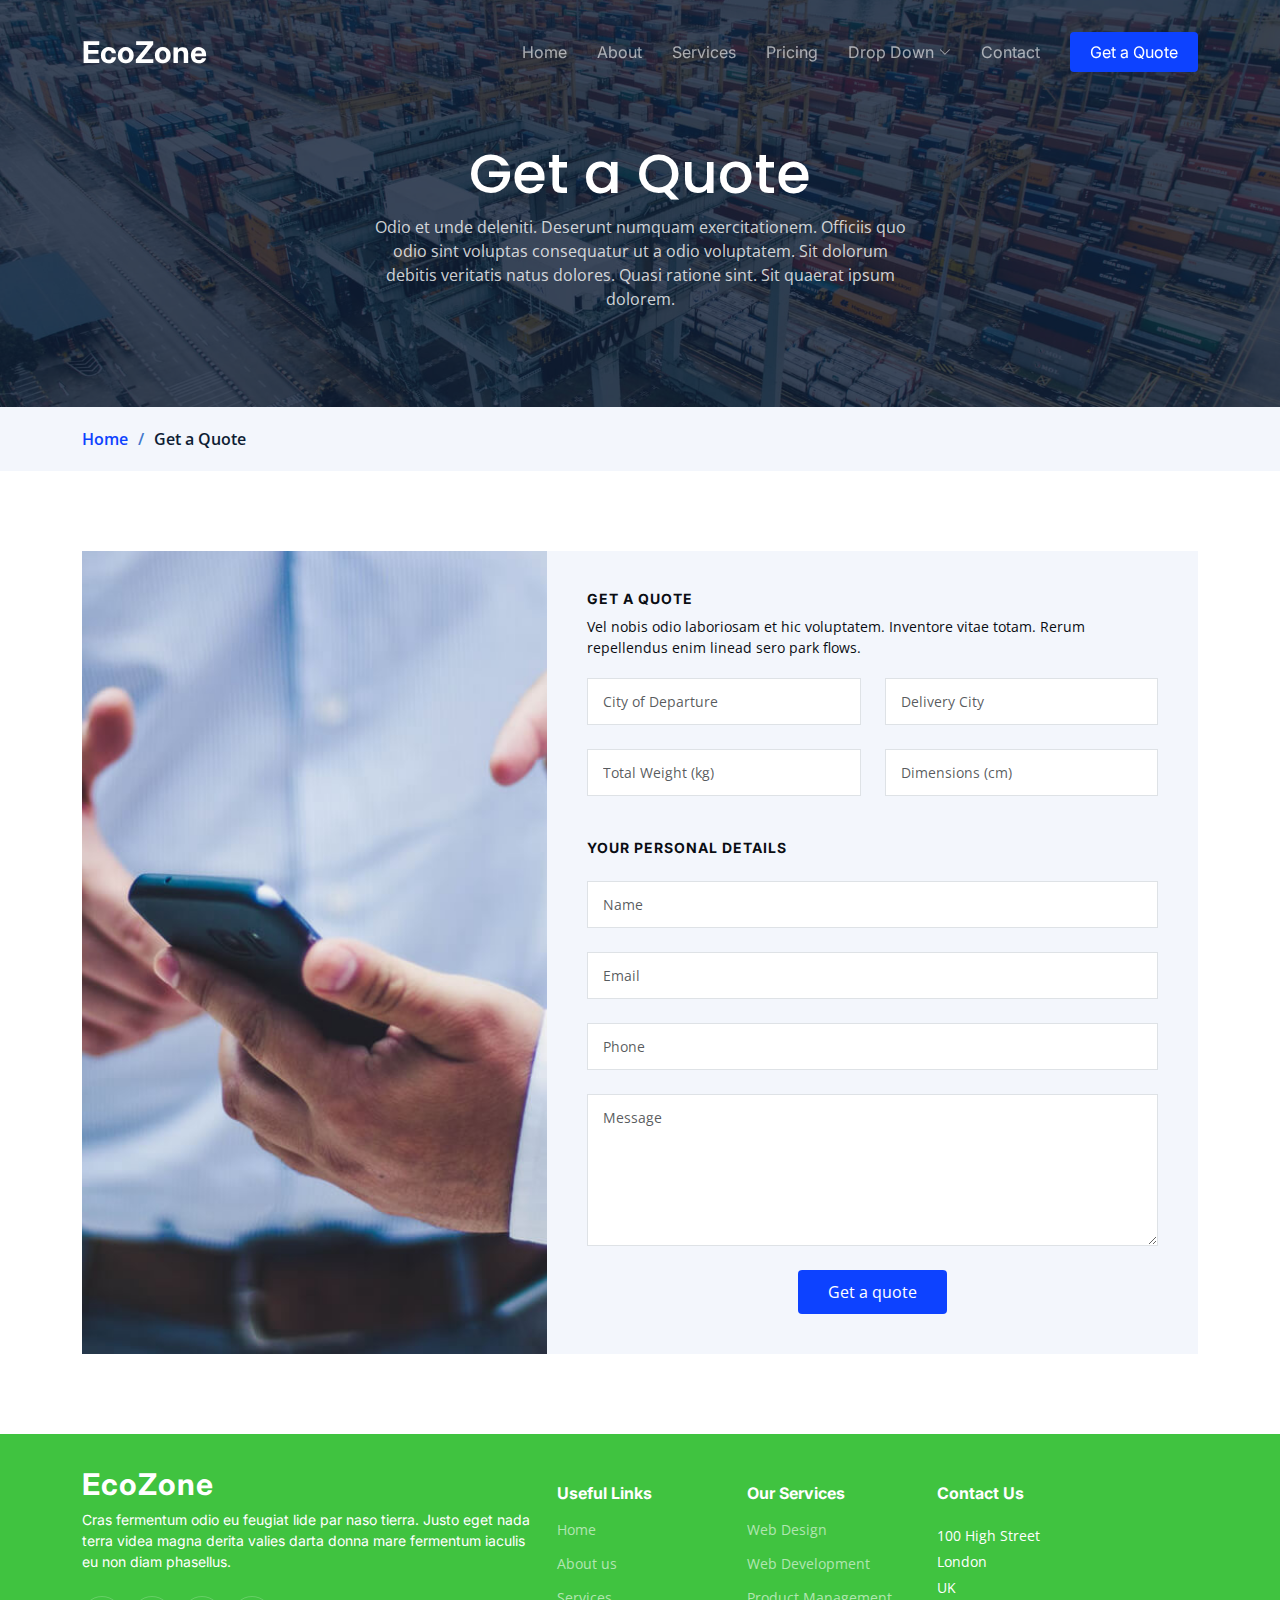
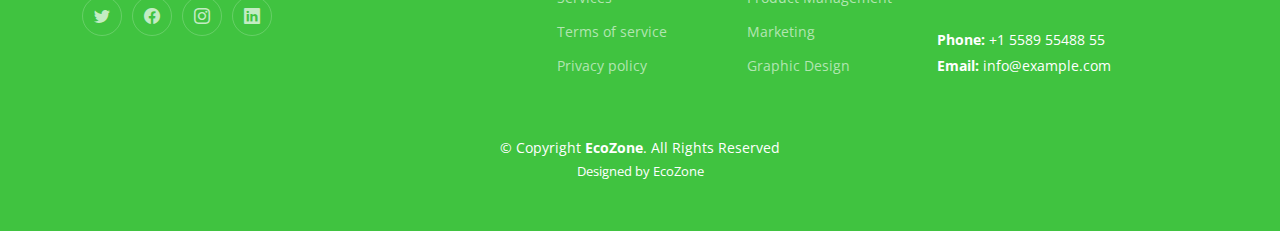
<file: get-a-quote.html>
<!DOCTYPE html>
<html lang="en">
  <head>
    <meta charset="utf-8" />
    <meta content="width=device-width, initial-scale=1.0" name="viewport" />

    <title>EcoZone Bootstrap Template - Get a Quote</title>
    <meta content="" name="description" />
    <meta content="" name="keywords" />

    <!-- Favicons -->
    <link href="assets/img/favicon.png" rel="icon" />
    <link href="assets/img/apple-touch-icon.png" rel="apple-touch-icon" />

    <!-- Google Fonts -->
    <link rel="preconnect" href="https://fonts.googleapis.com" />
    <link rel="preconnect" href="https://fonts.gstatic.com" crossorigin />
    <link
      href="https://fonts.googleapis.com/css2?family=Open+Sans:ital,wght@0,300;0,400;0,500;0,600;0,700;1,300;1,400;1,600;1,700&family=Poppins:ital,wght@0,300;0,400;0,500;0,600;0,700;1,300;1,400;1,500;1,600;1,700&family=Inter:ital,wght@0,300;0,400;0,500;0,600;0,700;1,300;1,400;1,500;1,600;1,700&display=swap"
      rel="stylesheet"
    />

    <!-- Vendor CSS Files -->
    <link
      href="assets/vendor/bootstrap/css/bootstrap.min.css"
      rel="stylesheet"
    />
    <link
      href="assets/vendor/bootstrap-icons/bootstrap-icons.css"
      rel="stylesheet"
    />
    <link
      href="assets/vendor/fontawesome-free/css/all.min.css"
      rel="stylesheet"
    />
    <link
      href="assets/vendor/glightbox/css/glightbox.min.css"
      rel="stylesheet"
    />
    <link href="assets/vendor/swiper/swiper-bundle.min.css" rel="stylesheet" />
    <link href="assets/vendor/aos/aos.css" rel="stylesheet" />

    <!-- Template Main CSS File -->
    <link href="assets/css/main.css" rel="stylesheet" />

    <!-- =======================================================
  * Template Name: EcoZone
  * Updated: May 30 2023 with Bootstrap v5.3.0
  * Template URL: https://bootstrapmade.com/logis-bootstrap-logistics-website-template/
  * Author: BootstrapMade.com
  * License: https://bootstrapmade.com/license/
  ======================================================== -->
  </head>

  <body>
    <!-- ======= Header ======= -->
    <header id="header" class="header d-flex align-items-center fixed-top">
      <div
        class="container-fluid container-xl d-flex align-items-center justify-content-between"
      >
        <a href="index.html" class="logo d-flex align-items-center">
          <!-- Uncomment the line below if you also wish to use an image logo -->
          <!-- <img src="assets/img/logo.png" alt=""> -->
          <h1>EcoZone</h1>
        </a>

        <i class="mobile-nav-toggle mobile-nav-show bi bi-list"></i>
        <i class="mobile-nav-toggle mobile-nav-hide d-none bi bi-x"></i>
        <nav id="navbar" class="navbar">
          <ul>
            <li><a href="index.html">Home</a></li>
            <li><a href="about.html">About</a></li>
            <li><a href="services.html">Services</a></li>
            <li><a href="pricing.html">Pricing</a></li>
            <li class="dropdown">
              <a href="#"
                ><span>Drop Down</span>
                <i class="bi bi-chevron-down dropdown-indicator"></i
              ></a>
              <ul>
                <li><a href="#">Drop Down 1</a></li>
                <li class="dropdown">
                  <a href="#"
                    ><span>Deep Drop Down</span>
                    <i class="bi bi-chevron-down dropdown-indicator"></i
                  ></a>
                  <ul>
                    <li><a href="#">Deep Drop Down 1</a></li>
                    <li><a href="#">Deep Drop Down 2</a></li>
                    <li><a href="#">Deep Drop Down 3</a></li>
                    <li><a href="#">Deep Drop Down 4</a></li>
                    <li><a href="#">Deep Drop Down 5</a></li>
                  </ul>
                </li>
                <li><a href="#">Drop Down 2</a></li>
                <li><a href="#">Drop Down 3</a></li>
                <li><a href="#">Drop Down 4</a></li>
              </ul>
            </li>
            <li><a href="contact.html">Contact</a></li>
            <li>
              <a class="get-a-quote" href="get-a-quote.html">Get a Quote</a>
            </li>
          </ul>
        </nav>
        <!-- .navbar -->
      </div>
    </header>
    <!-- End Header -->
    <!-- End Header -->

    <main id="main">
      <!-- ======= Breadcrumbs ======= -->
      <div class="breadcrumbs">
        <div
          class="page-header d-flex align-items-center"
          style="background-image: url('assets/img/page-header.jpg')"
        >
          <div class="container position-relative">
            <div class="row d-flex justify-content-center">
              <div class="col-lg-6 text-center">
                <h2>Get a Quote</h2>
                <p>
                  Odio et unde deleniti. Deserunt numquam exercitationem.
                  Officiis quo odio sint voluptas consequatur ut a odio
                  voluptatem. Sit dolorum debitis veritatis natus dolores. Quasi
                  ratione sint. Sit quaerat ipsum dolorem.
                </p>
              </div>
            </div>
          </div>
        </div>
        <nav>
          <div class="container">
            <ol>
              <li><a href="index.html">Home</a></li>
              <li>Get a Quote</li>
            </ol>
          </div>
        </nav>
      </div>
      <!-- End Breadcrumbs -->

      <!-- ======= Get a Quote Section ======= -->
      <section id="get-a-quote" class="get-a-quote">
        <div class="container" data-aos="fade-up">
          <div class="row g-0">
            <div
              class="col-lg-5 quote-bg"
              style="background-image: url(assets/img/quote-bg.jpg)"
            ></div>

            <div class="col-lg-7">
              <form
                action="forms/quote.php"
                method="post"
                class="php-email-form"
              >
                <h3>Get a quote</h3>
                <p>
                  Vel nobis odio laboriosam et hic voluptatem. Inventore vitae
                  totam. Rerum repellendus enim linead sero park flows.
                </p>
                <div class="row gy-4">
                  <div class="col-md-6">
                    <input
                      type="text"
                      name="departure"
                      class="form-control"
                      placeholder="City of Departure"
                      required
                    />
                  </div>

                  <div class="col-md-6">
                    <input
                      type="text"
                      name="delivery"
                      class="form-control"
                      placeholder="Delivery City"
                      required
                    />
                  </div>

                  <div class="col-md-6">
                    <input
                      type="text"
                      name="weight"
                      class="form-control"
                      placeholder="Total Weight (kg)"
                      required
                    />
                  </div>

                  <div class="col-md-6">
                    <input
                      type="text"
                      name="dimensions"
                      class="form-control"
                      placeholder="Dimensions (cm)"
                      required
                    />
                  </div>

                  <div class="col-lg-12">
                    <h4>Your Personal Details</h4>
                  </div>

                  <div class="col-md-12">
                    <input
                      type="text"
                      name="name"
                      class="form-control"
                      placeholder="Name"
                      required
                    />
                  </div>

                  <div class="col-md-12">
                    <input
                      type="email"
                      class="form-control"
                      name="email"
                      placeholder="Email"
                      required
                    />
                  </div>

                  <div class="col-md-12">
                    <input
                      type="text"
                      class="form-control"
                      name="phone"
                      placeholder="Phone"
                      required
                    />
                  </div>

                  <div class="col-md-12">
                    <textarea
                      class="form-control"
                      name="message"
                      rows="6"
                      placeholder="Message"
                      required
                    ></textarea>
                  </div>

                  <div class="col-md-12 text-center">
                    <div class="loading">Loading</div>
                    <div class="error-message"></div>
                    <div class="sent-message">
                      Your quote request has been sent successfully. Thank you!
                    </div>

                    <button type="submit">Get a quote</button>
                  </div>
                </div>
              </form>
            </div>
            <!-- End Quote Form -->
          </div>
        </div>
      </section>
      <!-- End Get a Quote Section -->
    </main>
    <!-- End #main -->

    <!-- ======= Footer ======= -->
    <footer id="footer" class="footer">
      <div class="container">
        <div class="row gy-4">
          <div class="col-lg-5 col-md-12 footer-info">
            <a href="index.html" class="logo d-flex align-items-center">
              <span>EcoZone</span>
            </a>
            <p>
              Cras fermentum odio eu feugiat lide par naso tierra. Justo eget
              nada terra videa magna derita valies darta donna mare fermentum
              iaculis eu non diam phasellus.
            </p>
            <div class="social-links d-flex mt-4">
              <a href="#" class="twitter"><i class="bi bi-twitter"></i></a>
              <a href="#" class="facebook"><i class="bi bi-facebook"></i></a>
              <a href="#" class="instagram"><i class="bi bi-instagram"></i></a>
              <a href="#" class="linkedin"><i class="bi bi-linkedin"></i></a>
            </div>
          </div>

          <div class="col-lg-2 col-6 footer-links">
            <h4>Useful Links</h4>
            <ul>
              <li><a href="#">Home</a></li>
              <li><a href="#">About us</a></li>
              <li><a href="#">Services</a></li>
              <li><a href="#">Terms of service</a></li>
              <li><a href="#">Privacy policy</a></li>
            </ul>
          </div>

          <div class="col-lg-2 col-6 footer-links">
            <h4>Our Services</h4>
            <ul>
              <li><a href="#">Web Design</a></li>
              <li><a href="#">Web Development</a></li>
              <li><a href="#">Product Management</a></li>
              <li><a href="#">Marketing</a></li>
              <li><a href="#">Graphic Design</a></li>
            </ul>
          </div>

          <div
            class="col-lg-3 col-md-12 footer-contact text-center text-md-start"
          >
            <h4>Contact Us</h4>
            <p>
              100 High Street <br />
              London<br />
              UK <br /><br />
              <strong>Phone:</strong> +1 5589 55488 55<br />
              <strong>Email:</strong> info@example.com<br />
            </p>
          </div>
        </div>
      </div>

      <div class="container mt-4">
        <div class="copyright">
          &copy; Copyright <strong><span>EcoZone</span></strong
          >. All Rights Reserved
        </div>
        <div class="credits">
          <!-- All the links in the footer should remain intact. -->
          <!-- You can delete the links only if you purchased the pro version. -->
          <!-- Licensing information: https://bootstrapmade.com/license/ -->
          <!-- Purchase the pro version with working PHP/AJAX contact form: https://bootstrapmade.com/logis-bootstrap-logistics-website-template/ -->
          Designed by <a href="https://bootstrapmade.com/">EcoZone</a>
        </div>
      </div>
    </footer>
    <!-- End Footer -->
    <!-- End Footer -->

    <a
      href="#"
      class="scroll-top d-flex align-items-center justify-content-center"
      ><i class="bi bi-arrow-up-short"></i
    ></a>

    <div id="preloader"></div>

    <!-- Vendor JS Files -->
    <script src="assets/vendor/bootstrap/js/bootstrap.bundle.min.js"></script>
    <script src="assets/vendor/purecounter/purecounter_vanilla.js"></script>
    <script src="assets/vendor/glightbox/js/glightbox.min.js"></script>
    <script src="assets/vendor/swiper/swiper-bundle.min.js"></script>
    <script src="assets/vendor/aos/aos.js"></script>
    <script src="assets/vendor/php-email-form/validate.js"></script>

    <!-- Template Main JS File -->
    <script src="assets/js/main.js"></script>
  </body>
</html>
</file>
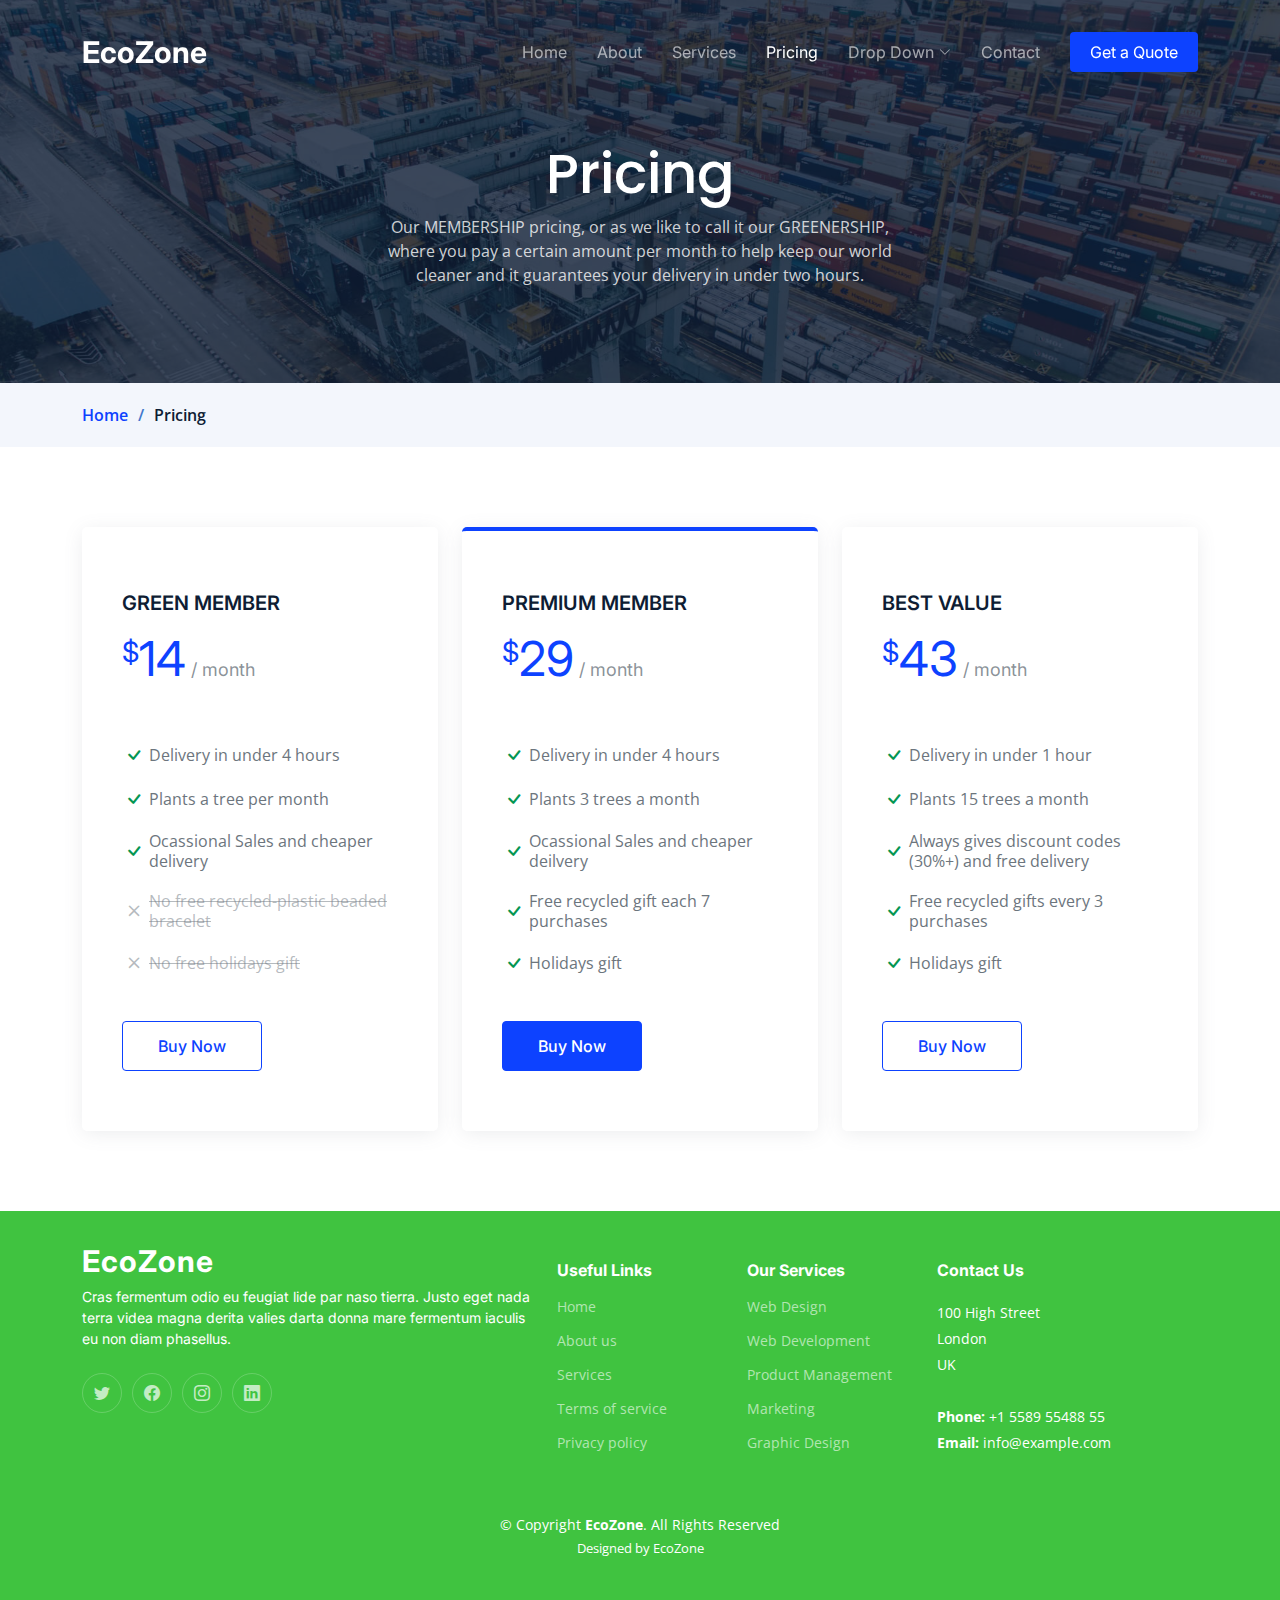
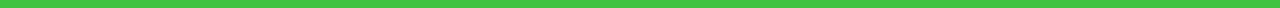
<file: pricing.html>
<!DOCTYPE html>
<html lang="en">
  <head>
    <meta charset="utf-8" />
    <meta content="width=device-width, initial-scale=1.0" name="viewport" />

    <title>EcoZone Bootstrap Template - Pricing</title>
    <meta content="" name="description" />
    <meta content="" name="keywords" />

    <!-- Favicons -->
    <link href="assets/img/favicon.png" rel="icon" />
    <link href="assets/img/apple-touch-icon.png" rel="apple-touch-icon" />

    <!-- Google Fonts -->
    <link rel="preconnect" href="https://fonts.googleapis.com" />
    <link rel="preconnect" href="https://fonts.gstatic.com" crossorigin />
    <link
      href="https://fonts.googleapis.com/css2?family=Open+Sans:ital,wght@0,300;0,400;0,500;0,600;0,700;1,300;1,400;1,600;1,700&family=Poppins:ital,wght@0,300;0,400;0,500;0,600;0,700;1,300;1,400;1,500;1,600;1,700&family=Inter:ital,wght@0,300;0,400;0,500;0,600;0,700;1,300;1,400;1,500;1,600;1,700&display=swap"
      rel="stylesheet"
    />

    <!-- Vendor CSS Files -->
    <link
      href="assets/vendor/bootstrap/css/bootstrap.min.css"
      rel="stylesheet"
    />
    <link
      href="assets/vendor/bootstrap-icons/bootstrap-icons.css"
      rel="stylesheet"
    />
    <link
      href="assets/vendor/fontawesome-free/css/all.min.css"
      rel="stylesheet"
    />
    <link
      href="assets/vendor/glightbox/css/glightbox.min.css"
      rel="stylesheet"
    />
    <link href="assets/vendor/swiper/swiper-bundle.min.css" rel="stylesheet" />
    <link href="assets/vendor/aos/aos.css" rel="stylesheet" />

    <!-- Template Main CSS File -->
    <link href="assets/css/main.css" rel="stylesheet" />

    <!-- =======================================================
  * Template Name: Logis
  * Updated: May 30 2023 with Bootstrap v5.3.0
  * Template URL: https://bootstrapmade.com/logis-bootstrap-logistics-website-template/
  * Author: BootstrapMade.com
  * License: https://bootstrapmade.com/license/
  ======================================================== -->
  </head>

  <body>
    <!-- ======= Header ======= -->
    <header id="header" class="header d-flex align-items-center fixed-top">
      <div
        class="container-fluid container-xl d-flex align-items-center justify-content-between"
      >
        <a href="index.html" class="logo d-flex align-items-center">
          <!-- Uncomment the line below if you also wish to use an image logo -->
          <!-- <img src="assets/img/logo.png" alt=""> -->
          <h1>EcoZone</h1>
        </a>

        <i class="mobile-nav-toggle mobile-nav-show bi bi-list"></i>
        <i class="mobile-nav-toggle mobile-nav-hide d-none bi bi-x"></i>
        <nav id="navbar" class="navbar">
          <ul>
            <li><a href="index.html">Home</a></li>
            <li><a href="about.html">About</a></li>
            <li><a href="services.html">Services</a></li>
            <li><a href="pricing.html" class="active">Pricing</a></li>
            <li class="dropdown">
              <a href="#"
                ><span>Drop Down</span>
                <i class="bi bi-chevron-down dropdown-indicator"></i
              ></a>
              <ul>
                <li><a href="#">Drop Down 1</a></li>
                <li class="dropdown">
                  <a href="#"
                    ><span>Deep Drop Down</span>
                    <i class="bi bi-chevron-down dropdown-indicator"></i
                  ></a>
                  <ul>
                    <li><a href="#">Deep Drop Down 1</a></li>
                    <li><a href="#">Deep Drop Down 2</a></li>
                    <li><a href="#">Deep Drop Down 3</a></li>
                    <li><a href="#">Deep Drop Down 4</a></li>
                    <li><a href="#">Deep Drop Down 5</a></li>
                  </ul>
                </li>
                <li><a href="#">Drop Down 2</a></li>
                <li><a href="#">Drop Down 3</a></li>
                <li><a href="#">Drop Down 4</a></li>
              </ul>
            </li>
            <li><a href="contact.html">Contact</a></li>
            <li>
              <a class="get-a-quote" href="get-a-quote.html">Get a Quote</a>
            </li>
          </ul>
        </nav>
        <!-- .navbar -->
      </div>
    </header>
    <!-- End Header -->
    <!-- End Header -->

    <main id="main">
      <!-- ======= Breadcrumbs ======= -->
      <div class="breadcrumbs">
        <div
          class="page-header d-flex align-items-center"
          style="background-image: url('assets/img/page-header.jpg')"
        >
          <div class="container position-relative">
            <div class="row d-flex justify-content-center">
              <div class="col-lg-6 text-center">
                <h2>Pricing</h2>
                <p>
                  Our MEMBERSHIP pricing, or as we like to call it our
                  GREENERSHIP, where you pay a certain amount per month to help
                  keep our world cleaner and it guarantees your delivery in
                  under two hours.
                </p>
              </div>
            </div>
          </div>
        </div>
        <nav>
          <div class="container">
            <ol>
              <li><a href="index.html">Home</a></li>
              <li>Pricing</li>
            </ol>
          </div>
        </nav>
      </div>
      <!-- End Breadcrumbs -->

      <!-- ======= Pricing Section ======= -->
      <section id="pricing" class="pricing">
        <div class="container" data-aos="fade-up">
          <div class="row gy-4">
            <div class="col-lg-4" data-aos="fade-up" data-aos-delay="100">
              <div class="pricing-item">
                <h3>GREEN MEMBER</h3>
                <h4><sup>$</sup>14<span> / month</span></h4>
                <ul>
                  <li><i class="bi bi-check"></i> Delivery in under 4 hours</li>
                  <li><i class="bi bi-check"></i>Plants a tree per month</li>
                  <li>
                    <i class="bi bi-check"></i> Ocassional Sales and cheaper
                    delivery
                  </li>
                  <li class="na">
                    <i class="bi bi-x"></i>
                    <span>No free recycled-plastic beaded bracelet</span>
                  </li>
                  <li class="na">
                    <i class="bi bi-x"></i>
                    <span>No free holidays gift</span>
                  </li>
                </ul>
                <a href="#" class="buy-btn">Buy Now</a>
              </div>
            </div>
            <!-- End Pricing Item -->

            <div class="col-lg-4" data-aos="fade-up" data-aos-delay="200">
              <div class="pricing-item featured">
                <h3>PREMIUM MEMBER</h3>
                <h4><sup>$</sup>29<span> / month</span></h4>
                <ul>
                  <li><i class="bi bi-check"></i> Delivery in under 4 hours</li>
                  <li><i class="bi bi-check"></i> Plants 3 trees a month</li>
                  <li>
                    <i class="bi bi-check"></i> Ocassional Sales and cheaper
                    deilvery
                  </li>
                  <li>
                    <i class="bi bi-check"></i> Free recycled gift each 7
                    purchases
                  </li>
                  <li><i class="bi bi-check"></i> Holidays gift</li>
                </ul>
                <a href="#" class="buy-btn">Buy Now</a>
              </div>
            </div>
            <!-- End Pricing Item -->

            <div class="col-lg-4" data-aos="fade-up" data-aos-delay="300">
              <div class="pricing-item">
                <h3>BEST VALUE</h3>
                <h4><sup>$</sup>43<span> / month</span></h4>
                <ul>
                  <li><i class="bi bi-check"></i>Delivery in under 1 hour</li>
                  <li><i class="bi bi-check"></i>Plants 15 trees a month</li>
                  <li>
                    <i class="bi bi-check"></i> Always gives discount codes
                    (30%+) and free delivery
                  </li>
                  <li>
                    <i class="bi bi-check"></i> Free recycled gifts every 3
                    purchases
                  </li>
                  <li><i class="bi bi-check"></i> Holidays gift</li>
                </ul>
                <a href="#" class="buy-btn">Buy Now</a>
              </div>
            </div>
            <!-- End Pricing Item -->
          </div>
        </div>
      </section>
      <!-- End Pricing Section -->
    </main>
    <!-- End #main -->

    <!-- ======= Footer ======= -->
    <footer id="footer" class="footer">
      <div class="container">
        <div class="row gy-4">
          <div class="col-lg-5 col-md-12 footer-info">
            <a href="index.html" class="logo d-flex align-items-center">
              <span>EcoZone</span>
            </a>
            <p>
              Cras fermentum odio eu feugiat lide par naso tierra. Justo eget
              nada terra videa magna derita valies darta donna mare fermentum
              iaculis eu non diam phasellus.
            </p>
            <div class="social-links d-flex mt-4">
              <a href="#" class="twitter"><i class="bi bi-twitter"></i></a>
              <a href="#" class="facebook"><i class="bi bi-facebook"></i></a>
              <a href="#" class="instagram"><i class="bi bi-instagram"></i></a>
              <a href="#" class="linkedin"><i class="bi bi-linkedin"></i></a>
            </div>
          </div>

          <div class="col-lg-2 col-6 footer-links">
            <h4>Useful Links</h4>
            <ul>
              <li><a href="#">Home</a></li>
              <li><a href="#">About us</a></li>
              <li><a href="#">Services</a></li>
              <li><a href="#">Terms of service</a></li>
              <li><a href="#">Privacy policy</a></li>
            </ul>
          </div>

          <div class="col-lg-2 col-6 footer-links">
            <h4>Our Services</h4>
            <ul>
              <li><a href="#">Web Design</a></li>
              <li><a href="#">Web Development</a></li>
              <li><a href="#">Product Management</a></li>
              <li><a href="#">Marketing</a></li>
              <li><a href="#">Graphic Design</a></li>
            </ul>
          </div>

          <div
            class="col-lg-3 col-md-12 footer-contact text-center text-md-start"
          >
            <h4>Contact Us</h4>
            <p>
              100 High Street <br />
              London<br />
              UK <br /><br />
              <strong>Phone:</strong> +1 5589 55488 55<br />
              <strong>Email:</strong> info@example.com<br />
            </p>
          </div>
        </div>
      </div>

      <div class="container mt-4">
        <div class="copyright">
          &copy; Copyright <strong><span>EcoZone</span></strong
          >. All Rights Reserved
        </div>
        <div class="credits">
          <!-- All the links in the footer should remain intact. -->
          <!-- You can delete the links only if you purchased the pro version. -->
          <!-- Licensing information: https://bootstrapmade.com/license/ -->
          <!-- Purchase the pro version with working PHP/AJAX contact form: https://bootstrapmade.com/logis-bootstrap-logistics-website-template/ -->
          Designed by <a href="https://bootstrapmade.com/">EcoZone</a>
        </div>
      </div>
    </footer>
    <!-- End Footer -->
    <!-- End Footer -->

    <a
      href="#"
      class="scroll-top d-flex align-items-center justify-content-center"
      ><i class="bi bi-arrow-up-short"></i
    ></a>

    <div id="preloader"></div>

    <!-- Vendor JS Files -->
    <script src="assets/vendor/bootstrap/js/bootstrap.bundle.min.js"></script>
    <script src="assets/vendor/purecounter/purecounter_vanilla.js"></script>
    <script src="assets/vendor/glightbox/js/glightbox.min.js"></script>
    <script src="assets/vendor/swiper/swiper-bundle.min.js"></script>
    <script src="assets/vendor/aos/aos.js"></script>
    <script src="assets/vendor/php-email-form/validate.js"></script>

    <!-- Template Main JS File -->
    <script src="assets/js/main.js"></script>
  </body>
</html>
</file>
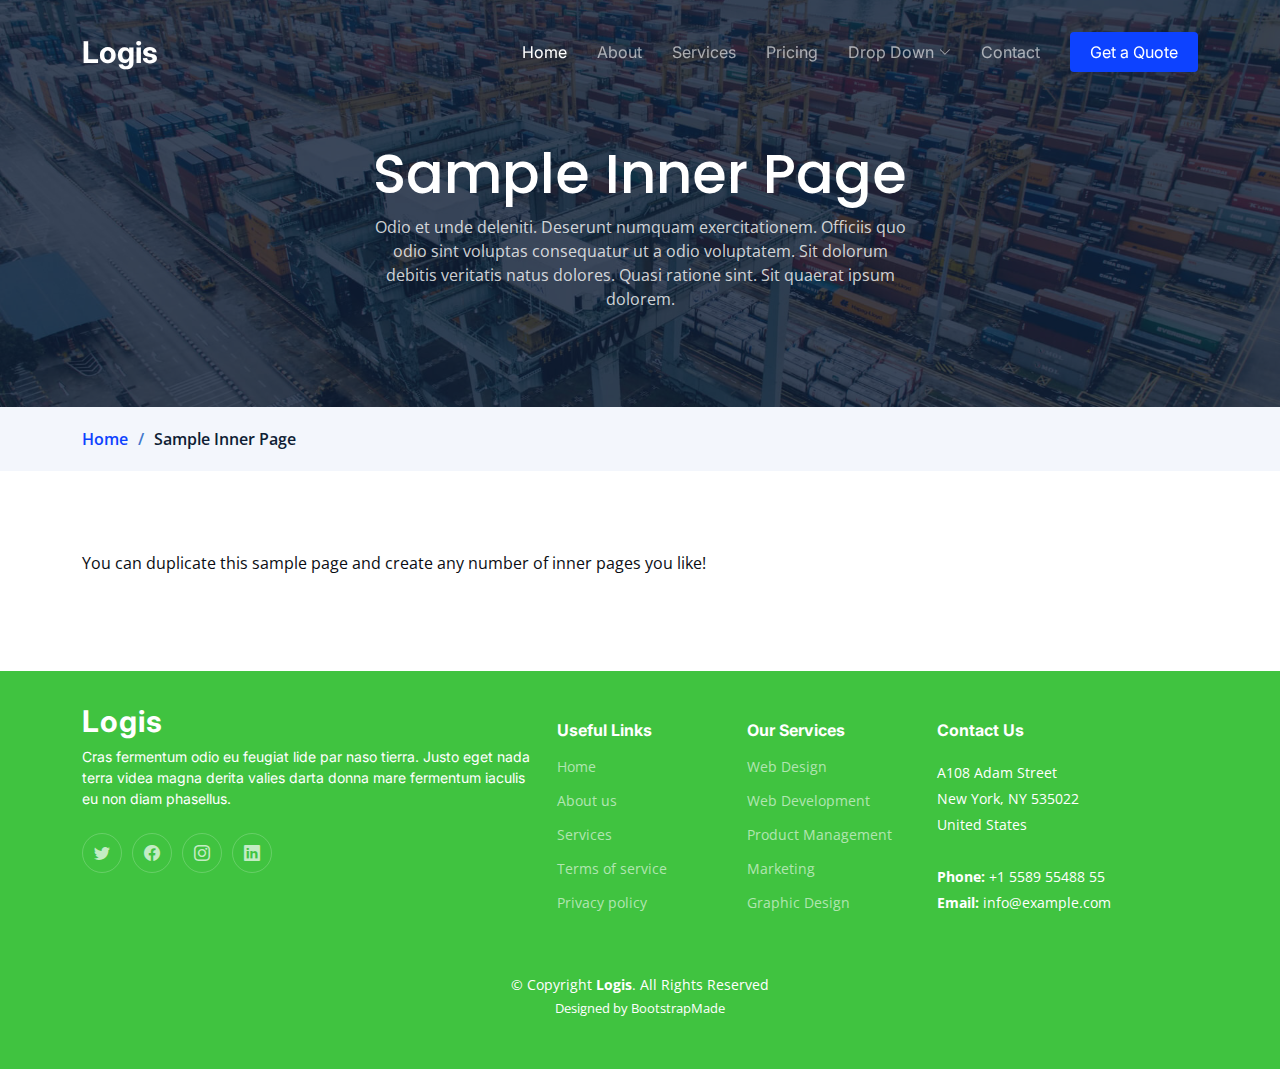
<file: sample-inner-page.html>
<!DOCTYPE html>
<html lang="en">

<head>
  <meta charset="utf-8">
  <meta content="width=device-width, initial-scale=1.0" name="viewport">

  <title>[Template] Sample Inner Page</title>
  <meta content="" name="description">
  <meta content="" name="keywords">

  <!-- Favicons -->
  <link href="assets/img/favicon.png" rel="icon">
  <link href="assets/img/apple-touch-icon.png" rel="apple-touch-icon">

  <!-- Google Fonts -->
  <link rel="preconnect" href="https://fonts.googleapis.com">
  <link rel="preconnect" href="https://fonts.gstatic.com" crossorigin>
  <link href="https://fonts.googleapis.com/css2?family=Open+Sans:ital,wght@0,300;0,400;0,500;0,600;0,700;1,300;1,400;1,600;1,700&family=Poppins:ital,wght@0,300;0,400;0,500;0,600;0,700;1,300;1,400;1,500;1,600;1,700&family=Inter:ital,wght@0,300;0,400;0,500;0,600;0,700;1,300;1,400;1,500;1,600;1,700&display=swap" rel="stylesheet">

  <!-- Vendor CSS Files -->
  <link href="assets/vendor/bootstrap/css/bootstrap.min.css" rel="stylesheet">
  <link href="assets/vendor/bootstrap-icons/bootstrap-icons.css" rel="stylesheet">
  <link href="assets/vendor/fontawesome-free/css/all.min.css" rel="stylesheet">
  <link href="assets/vendor/glightbox/css/glightbox.min.css" rel="stylesheet">
  <link href="assets/vendor/swiper/swiper-bundle.min.css" rel="stylesheet">
  <link href="assets/vendor/aos/aos.css" rel="stylesheet">

  <!-- Template Main CSS File -->
  <link href="assets/css/main.css" rel="stylesheet">

  <!-- =======================================================
  * Template Name: Logis
  * Updated: May 30 2023 with Bootstrap v5.3.0
  * Template URL: https://bootstrapmade.com/logis-bootstrap-logistics-website-template/
  * Author: BootstrapMade.com
  * License: https://bootstrapmade.com/license/
  ======================================================== -->
</head>

<body>

  <!-- ======= Header ======= -->
  <header id="header" class="header d-flex align-items-center fixed-top">
    <div class="container-fluid container-xl d-flex align-items-center justify-content-between">

      <a href="index.html" class="logo d-flex align-items-center">
        <!-- Uncomment the line below if you also wish to use an image logo -->
        <!-- <img src="assets/img/logo.png" alt=""> -->
        <h1>Logis</h1>
      </a>

      <i class="mobile-nav-toggle mobile-nav-show bi bi-list"></i>
      <i class="mobile-nav-toggle mobile-nav-hide d-none bi bi-x"></i>
      <nav id="navbar" class="navbar">
        <ul>
          <li><a href="index.html" class="active">Home</a></li>
          <li><a href="about.html">About</a></li>
          <li><a href="services.html">Services</a></li>
          <li><a href="pricing.html">Pricing</a></li>
          <li class="dropdown"><a href="#"><span>Drop Down</span> <i class="bi bi-chevron-down dropdown-indicator"></i></a>
            <ul>
              <li><a href="#">Drop Down 1</a></li>
              <li class="dropdown"><a href="#"><span>Deep Drop Down</span> <i class="bi bi-chevron-down dropdown-indicator"></i></a>
                <ul>
                  <li><a href="#">Deep Drop Down 1</a></li>
                  <li><a href="#">Deep Drop Down 2</a></li>
                  <li><a href="#">Deep Drop Down 3</a></li>
                  <li><a href="#">Deep Drop Down 4</a></li>
                  <li><a href="#">Deep Drop Down 5</a></li>
                </ul>
              </li>
              <li><a href="#">Drop Down 2</a></li>
              <li><a href="#">Drop Down 3</a></li>
              <li><a href="#">Drop Down 4</a></li>
            </ul>
          </li>
          <li><a href="contact.html">Contact</a></li>
          <li><a class="get-a-quote" href="get-a-quote.html">Get a Quote</a></li>
        </ul>
      </nav><!-- .navbar -->

    </div>
  </header><!-- End Header -->
  <!-- End Header -->

  <main id="main">

    <!-- ======= Breadcrumbs ======= -->
    <div class="breadcrumbs">
      <div class="page-header d-flex align-items-center" style="background-image: url('assets/img/page-header.jpg');">
        <div class="container position-relative">
          <div class="row d-flex justify-content-center">
            <div class="col-lg-6 text-center">
              <h2>Sample Inner Page</h2>
              <p>Odio et unde deleniti. Deserunt numquam exercitationem. Officiis quo odio sint voluptas consequatur ut a odio voluptatem. Sit dolorum debitis veritatis natus dolores. Quasi ratione sint. Sit quaerat ipsum dolorem.</p>
            </div>
          </div>
        </div>
      </div>
      <nav>
        <div class="container">
          <ol>
            <li><a href="index.html">Home</a></li>
            <li>Sample Inner Page</li>
          </ol>
        </div>
      </nav>
    </div><!-- End Breadcrumbs -->

    <section class="sample-page">
      <div class="container" data-aos="fade-up">
        <p>
          You can duplicate this sample page and create any number of inner pages you like!
        </p>
      </div>
    </section>

  </main><!-- End #main -->

  <!-- ======= Footer ======= -->
  <footer id="footer" class="footer">

    <div class="container">
      <div class="row gy-4">
        <div class="col-lg-5 col-md-12 footer-info">
          <a href="index.html" class="logo d-flex align-items-center">
            <span>Logis</span>
          </a>
          <p>Cras fermentum odio eu feugiat lide par naso tierra. Justo eget nada terra videa magna derita valies darta donna mare fermentum iaculis eu non diam phasellus.</p>
          <div class="social-links d-flex mt-4">
            <a href="#" class="twitter"><i class="bi bi-twitter"></i></a>
            <a href="#" class="facebook"><i class="bi bi-facebook"></i></a>
            <a href="#" class="instagram"><i class="bi bi-instagram"></i></a>
            <a href="#" class="linkedin"><i class="bi bi-linkedin"></i></a>
          </div>
        </div>

        <div class="col-lg-2 col-6 footer-links">
          <h4>Useful Links</h4>
          <ul>
            <li><a href="#">Home</a></li>
            <li><a href="#">About us</a></li>
            <li><a href="#">Services</a></li>
            <li><a href="#">Terms of service</a></li>
            <li><a href="#">Privacy policy</a></li>
          </ul>
        </div>

        <div class="col-lg-2 col-6 footer-links">
          <h4>Our Services</h4>
          <ul>
            <li><a href="#">Web Design</a></li>
            <li><a href="#">Web Development</a></li>
            <li><a href="#">Product Management</a></li>
            <li><a href="#">Marketing</a></li>
            <li><a href="#">Graphic Design</a></li>
          </ul>
        </div>

        <div class="col-lg-3 col-md-12 footer-contact text-center text-md-start">
          <h4>Contact Us</h4>
          <p>
            A108 Adam Street <br>
            New York, NY 535022<br>
            United States <br><br>
            <strong>Phone:</strong> +1 5589 55488 55<br>
            <strong>Email:</strong> info@example.com<br>
          </p>

        </div>

      </div>
    </div>

    <div class="container mt-4">
      <div class="copyright">
        &copy; Copyright <strong><span>Logis</span></strong>. All Rights Reserved
      </div>
      <div class="credits">
        <!-- All the links in the footer should remain intact. -->
        <!-- You can delete the links only if you purchased the pro version. -->
        <!-- Licensing information: https://bootstrapmade.com/license/ -->
        <!-- Purchase the pro version with working PHP/AJAX contact form: https://bootstrapmade.com/logis-bootstrap-logistics-website-template/ -->
        Designed by <a href="https://bootstrapmade.com/">BootstrapMade</a>
      </div>
    </div>

  </footer><!-- End Footer -->
  <!-- End Footer -->

  <a href="#" class="scroll-top d-flex align-items-center justify-content-center"><i class="bi bi-arrow-up-short"></i></a>

  <div id="preloader"></div>

  <!-- Vendor JS Files -->
  <script src="assets/vendor/bootstrap/js/bootstrap.bundle.min.js"></script>
  <script src="assets/vendor/purecounter/purecounter_vanilla.js"></script>
  <script src="assets/vendor/glightbox/js/glightbox.min.js"></script>
  <script src="assets/vendor/swiper/swiper-bundle.min.js"></script>
  <script src="assets/vendor/aos/aos.js"></script>
  <script src="assets/vendor/php-email-form/validate.js"></script>

  <!-- Template Main JS File -->
  <script src="assets/js/main.js"></script>

</body>

</html>
</file>
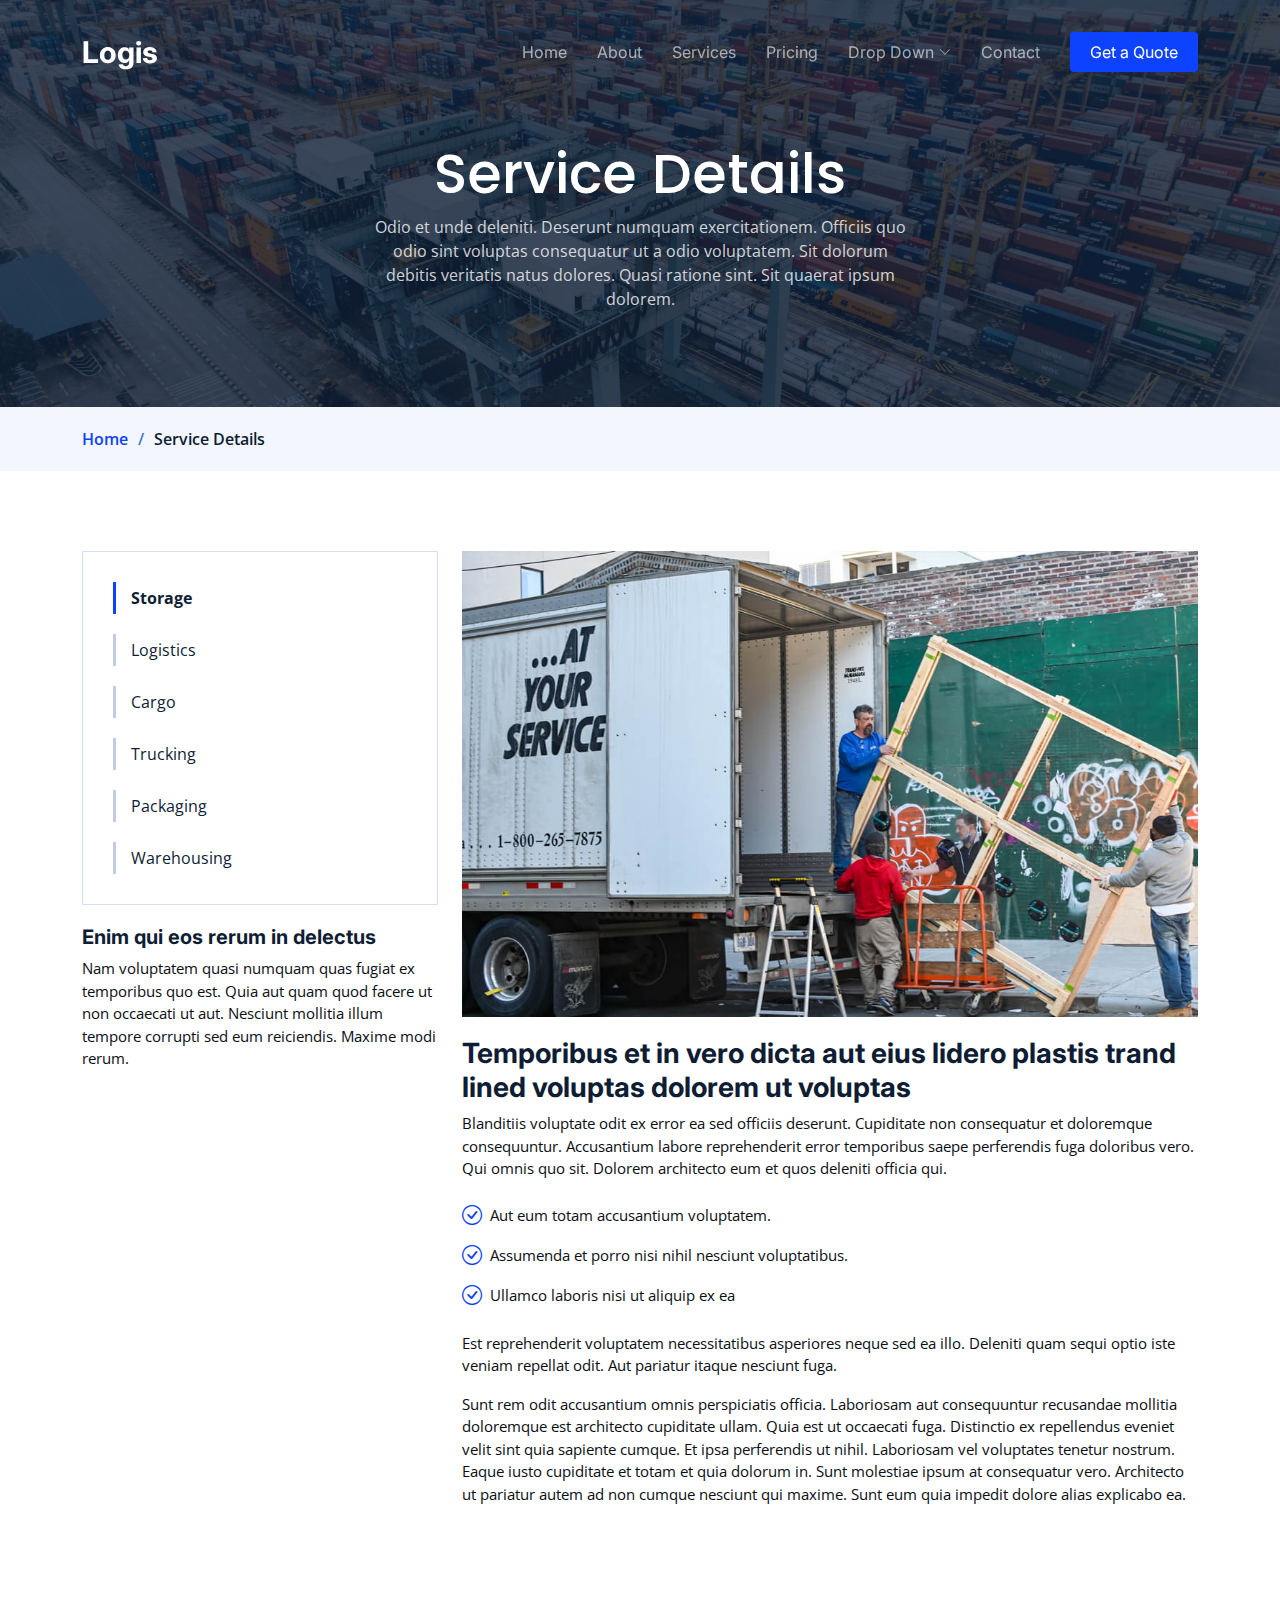
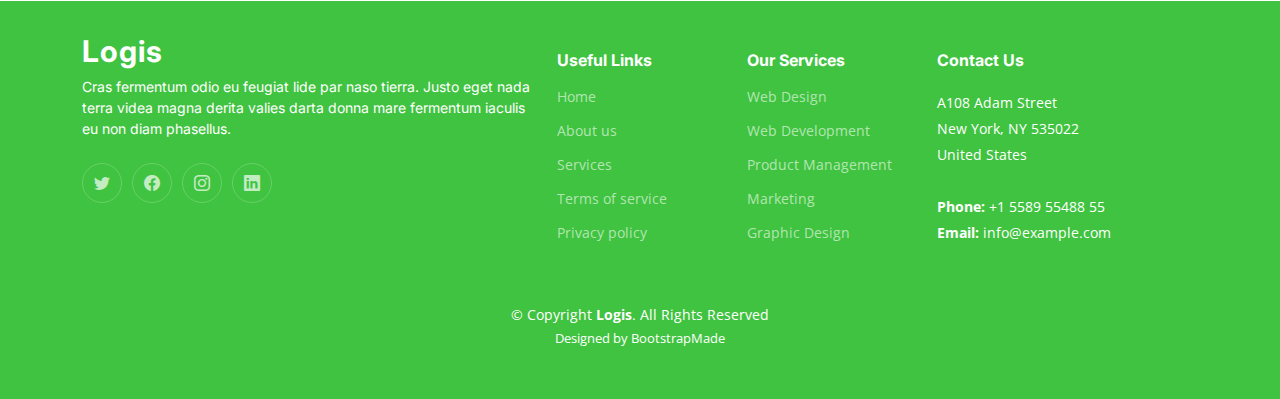
<file: service-details.html>
<!DOCTYPE html>
<html lang="en">

<head>
  <meta charset="utf-8">
  <meta content="width=device-width, initial-scale=1.0" name="viewport">

  <title>Logis Bootstrap Template - Service Details</title>
  <meta content="" name="description">
  <meta content="" name="keywords">

  <!-- Favicons -->
  <link href="assets/img/favicon.png" rel="icon">
  <link href="assets/img/apple-touch-icon.png" rel="apple-touch-icon">

  <!-- Google Fonts -->
  <link rel="preconnect" href="https://fonts.googleapis.com">
  <link rel="preconnect" href="https://fonts.gstatic.com" crossorigin>
  <link href="https://fonts.googleapis.com/css2?family=Open+Sans:ital,wght@0,300;0,400;0,500;0,600;0,700;1,300;1,400;1,600;1,700&family=Poppins:ital,wght@0,300;0,400;0,500;0,600;0,700;1,300;1,400;1,500;1,600;1,700&family=Inter:ital,wght@0,300;0,400;0,500;0,600;0,700;1,300;1,400;1,500;1,600;1,700&display=swap" rel="stylesheet">

  <!-- Vendor CSS Files -->
  <link href="assets/vendor/bootstrap/css/bootstrap.min.css" rel="stylesheet">
  <link href="assets/vendor/bootstrap-icons/bootstrap-icons.css" rel="stylesheet">
  <link href="assets/vendor/fontawesome-free/css/all.min.css" rel="stylesheet">
  <link href="assets/vendor/glightbox/css/glightbox.min.css" rel="stylesheet">
  <link href="assets/vendor/swiper/swiper-bundle.min.css" rel="stylesheet">
  <link href="assets/vendor/aos/aos.css" rel="stylesheet">

  <!-- Template Main CSS File -->
  <link href="assets/css/main.css" rel="stylesheet">

  <!-- =======================================================
  * Template Name: Logis
  * Updated: May 30 2023 with Bootstrap v5.3.0
  * Template URL: https://bootstrapmade.com/logis-bootstrap-logistics-website-template/
  * Author: BootstrapMade.com
  * License: https://bootstrapmade.com/license/
  ======================================================== -->
</head>

<body>

  <!-- ======= Header ======= -->
  <header id="header" class="header d-flex align-items-center fixed-top">
    <div class="container-fluid container-xl d-flex align-items-center justify-content-between">

      <a href="index.html" class="logo d-flex align-items-center">
        <!-- Uncomment the line below if you also wish to use an image logo -->
        <!-- <img src="assets/img/logo.png" alt=""> -->
        <h1>Logis</h1>
      </a>

      <i class="mobile-nav-toggle mobile-nav-show bi bi-list"></i>
      <i class="mobile-nav-toggle mobile-nav-hide d-none bi bi-x"></i>
      <nav id="navbar" class="navbar">
        <ul>
          <li><a href="index.html">Home</a></li>
          <li><a href="about.html">About</a></li>
          <li><a href="services.html">Services</a></li>
          <li><a href="pricing.html">Pricing</a></li>
          <li class="dropdown"><a href="#"><span>Drop Down</span> <i class="bi bi-chevron-down dropdown-indicator"></i></a>
            <ul>
              <li><a href="#">Drop Down 1</a></li>
              <li class="dropdown"><a href="#"><span>Deep Drop Down</span> <i class="bi bi-chevron-down dropdown-indicator"></i></a>
                <ul>
                  <li><a href="#">Deep Drop Down 1</a></li>
                  <li><a href="#">Deep Drop Down 2</a></li>
                  <li><a href="#">Deep Drop Down 3</a></li>
                  <li><a href="#">Deep Drop Down 4</a></li>
                  <li><a href="#">Deep Drop Down 5</a></li>
                </ul>
              </li>
              <li><a href="#">Drop Down 2</a></li>
              <li><a href="#">Drop Down 3</a></li>
              <li><a href="#">Drop Down 4</a></li>
            </ul>
          </li>
          <li><a href="contact.html">Contact</a></li>
          <li><a class="get-a-quote" href="get-a-quote.html">Get a Quote</a></li>
        </ul>
      </nav><!-- .navbar -->

    </div>
  </header><!-- End Header -->
  <!-- End Header -->

  <main id="main">

    <!-- ======= Breadcrumbs ======= -->
    <div class="breadcrumbs">
      <div class="page-header d-flex align-items-center" style="background-image: url('assets/img/page-header.jpg');">
        <div class="container position-relative">
          <div class="row d-flex justify-content-center">
            <div class="col-lg-6 text-center">
              <h2>Service Details</h2>
              <p>Odio et unde deleniti. Deserunt numquam exercitationem. Officiis quo odio sint voluptas consequatur ut a odio voluptatem. Sit dolorum debitis veritatis natus dolores. Quasi ratione sint. Sit quaerat ipsum dolorem.</p>
            </div>
          </div>
        </div>
      </div>
      <nav>
        <div class="container">
          <ol>
            <li><a href="index.html">Home</a></li>
            <li>Service Details</li>
          </ol>
        </div>
      </nav>
    </div><!-- End Breadcrumbs -->

    <!-- ======= Service Details Section ======= -->
    <section id="service-details" class="service-details">
      <div class="container" data-aos="fade-up">

        <div class="row gy-4">

          <div class="col-lg-4">
            <div class="services-list">
              <a href="#" class="active">Storage</a>
              <a href="#">Logistics</a>
              <a href="#">Cargo</a>
              <a href="#">Trucking</a>
              <a href="#">Packaging</a>
              <a href="#">Warehousing</a>
            </div>

            <h4>Enim qui eos rerum in delectus</h4>
            <p>Nam voluptatem quasi numquam quas fugiat ex temporibus quo est. Quia aut quam quod facere ut non occaecati ut aut. Nesciunt mollitia illum tempore corrupti sed eum reiciendis. Maxime modi rerum.</p>
          </div>

          <div class="col-lg-8">
            <img src="assets/img/service-details.jpg" alt="" class="img-fluid services-img">
            <h3>Temporibus et in vero dicta aut eius lidero plastis trand lined voluptas dolorem ut voluptas</h3>
            <p>
              Blanditiis voluptate odit ex error ea sed officiis deserunt. Cupiditate non consequatur et doloremque consequuntur. Accusantium labore reprehenderit error temporibus saepe perferendis fuga doloribus vero. Qui omnis quo sit. Dolorem architecto eum et quos deleniti officia qui.
            </p>
            <ul>
              <li><i class="bi bi-check-circle"></i> <span>Aut eum totam accusantium voluptatem.</span></li>
              <li><i class="bi bi-check-circle"></i> <span>Assumenda et porro nisi nihil nesciunt voluptatibus.</span></li>
              <li><i class="bi bi-check-circle"></i> <span>Ullamco laboris nisi ut aliquip ex ea</span></li>
            </ul>
            <p>
              Est reprehenderit voluptatem necessitatibus asperiores neque sed ea illo. Deleniti quam sequi optio iste veniam repellat odit. Aut pariatur itaque nesciunt fuga.
            </p>
            <p>
              Sunt rem odit accusantium omnis perspiciatis officia. Laboriosam aut consequuntur recusandae mollitia doloremque est architecto cupiditate ullam. Quia est ut occaecati fuga. Distinctio ex repellendus eveniet velit sint quia sapiente cumque. Et ipsa perferendis ut nihil. Laboriosam vel voluptates tenetur nostrum. Eaque iusto cupiditate et totam et quia dolorum in. Sunt molestiae ipsum at consequatur vero. Architecto ut pariatur autem ad non cumque nesciunt qui maxime. Sunt eum quia impedit dolore alias explicabo ea.
            </p>
          </div>

        </div>

      </div>
    </section><!-- End Service Details Section -->

  </main><!-- End #main -->

  <!-- ======= Footer ======= -->
  <footer id="footer" class="footer">

    <div class="container">
      <div class="row gy-4">
        <div class="col-lg-5 col-md-12 footer-info">
          <a href="index.html" class="logo d-flex align-items-center">
            <span>Logis</span>
          </a>
          <p>Cras fermentum odio eu feugiat lide par naso tierra. Justo eget nada terra videa magna derita valies darta donna mare fermentum iaculis eu non diam phasellus.</p>
          <div class="social-links d-flex mt-4">
            <a href="#" class="twitter"><i class="bi bi-twitter"></i></a>
            <a href="#" class="facebook"><i class="bi bi-facebook"></i></a>
            <a href="#" class="instagram"><i class="bi bi-instagram"></i></a>
            <a href="#" class="linkedin"><i class="bi bi-linkedin"></i></a>
          </div>
        </div>

        <div class="col-lg-2 col-6 footer-links">
          <h4>Useful Links</h4>
          <ul>
            <li><a href="#">Home</a></li>
            <li><a href="#">About us</a></li>
            <li><a href="#">Services</a></li>
            <li><a href="#">Terms of service</a></li>
            <li><a href="#">Privacy policy</a></li>
          </ul>
        </div>

        <div class="col-lg-2 col-6 footer-links">
          <h4>Our Services</h4>
          <ul>
            <li><a href="#">Web Design</a></li>
            <li><a href="#">Web Development</a></li>
            <li><a href="#">Product Management</a></li>
            <li><a href="#">Marketing</a></li>
            <li><a href="#">Graphic Design</a></li>
          </ul>
        </div>

        <div class="col-lg-3 col-md-12 footer-contact text-center text-md-start">
          <h4>Contact Us</h4>
          <p>
            A108 Adam Street <br>
            New York, NY 535022<br>
            United States <br><br>
            <strong>Phone:</strong> +1 5589 55488 55<br>
            <strong>Email:</strong> info@example.com<br>
          </p>

        </div>

      </div>
    </div>

    <div class="container mt-4">
      <div class="copyright">
        &copy; Copyright <strong><span>Logis</span></strong>. All Rights Reserved
      </div>
      <div class="credits">
        <!-- All the links in the footer should remain intact. -->
        <!-- You can delete the links only if you purchased the pro version. -->
        <!-- Licensing information: https://bootstrapmade.com/license/ -->
        <!-- Purchase the pro version with working PHP/AJAX contact form: https://bootstrapmade.com/logis-bootstrap-logistics-website-template/ -->
        Designed by <a href="https://bootstrapmade.com/">BootstrapMade</a>
      </div>
    </div>

  </footer><!-- End Footer -->
  <!-- End Footer -->

  <a href="#" class="scroll-top d-flex align-items-center justify-content-center"><i class="bi bi-arrow-up-short"></i></a>

  <div id="preloader"></div>

  <!-- Vendor JS Files -->
  <script src="assets/vendor/bootstrap/js/bootstrap.bundle.min.js"></script>
  <script src="assets/vendor/purecounter/purecounter_vanilla.js"></script>
  <script src="assets/vendor/glightbox/js/glightbox.min.js"></script>
  <script src="assets/vendor/swiper/swiper-bundle.min.js"></script>
  <script src="assets/vendor/aos/aos.js"></script>
  <script src="assets/vendor/php-email-form/validate.js"></script>

  <!-- Template Main JS File -->
  <script src="assets/js/main.js"></script>

</body>

</html>
</file>
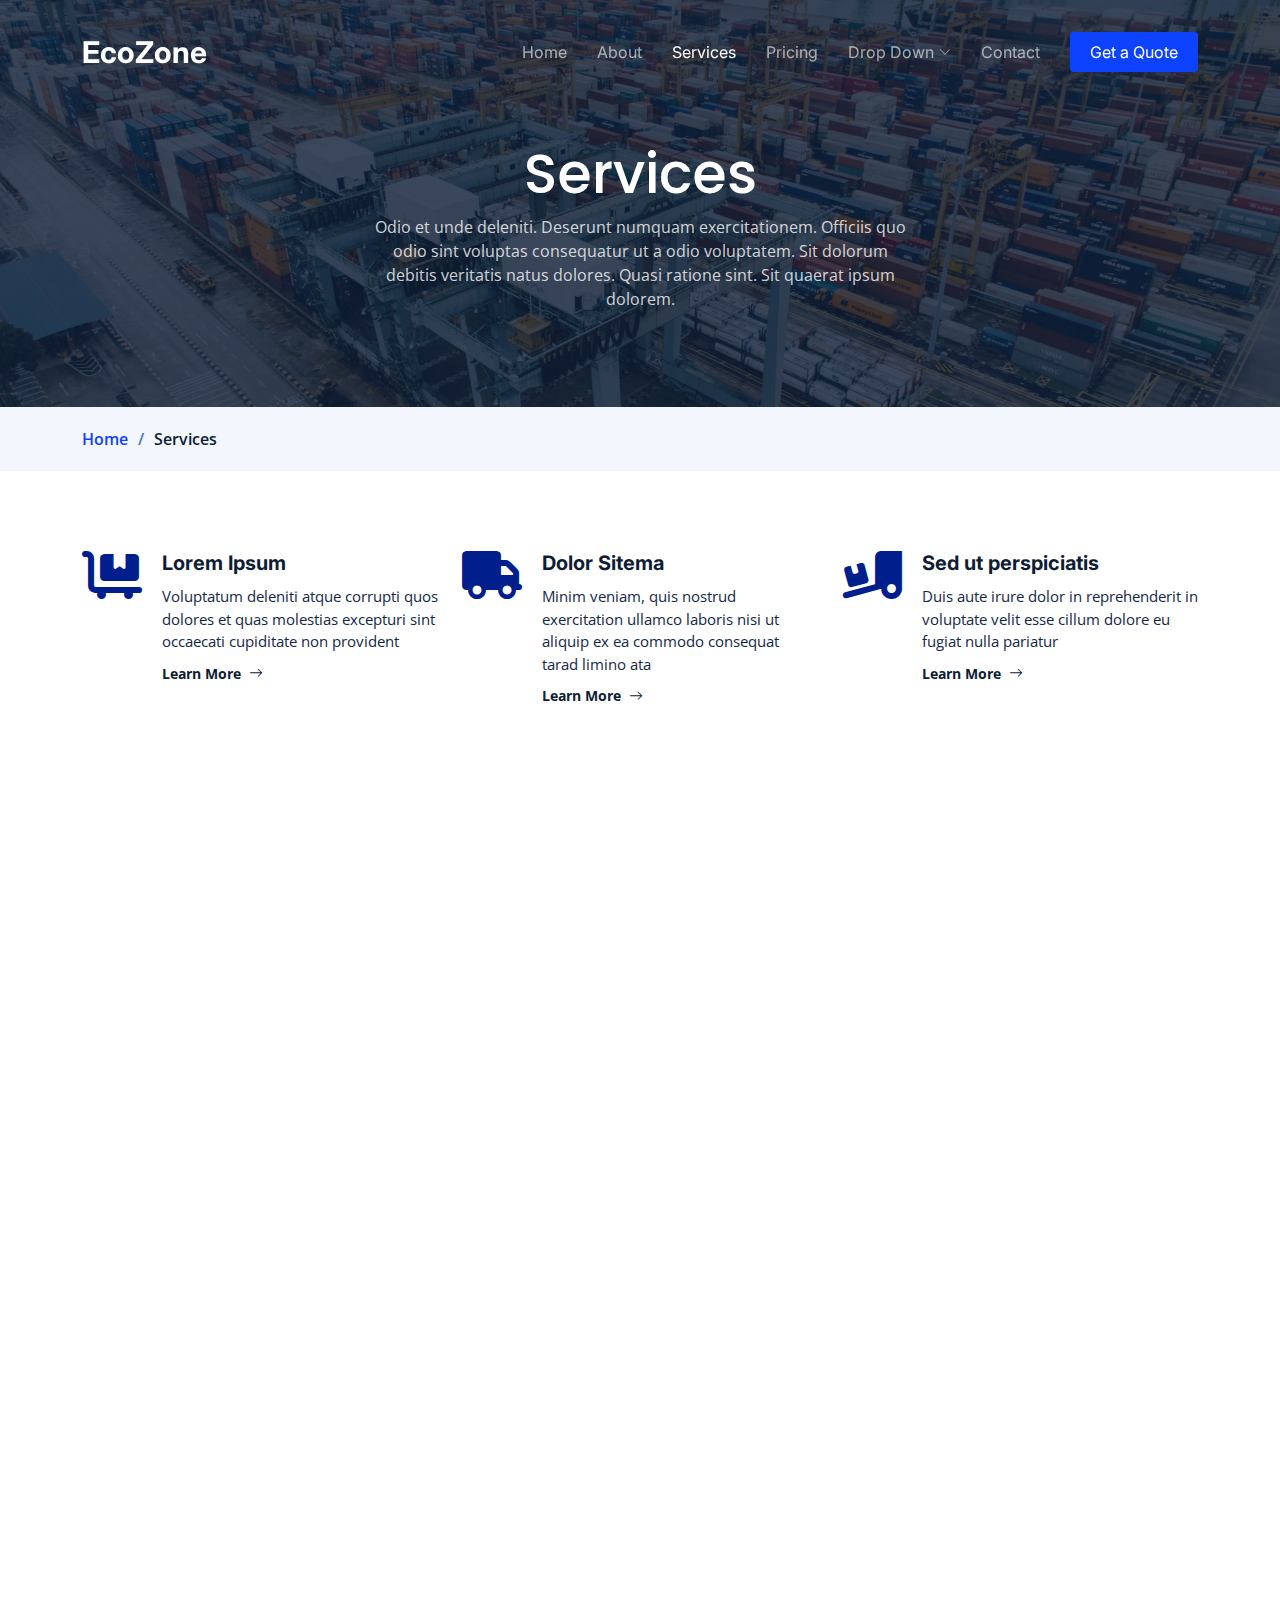
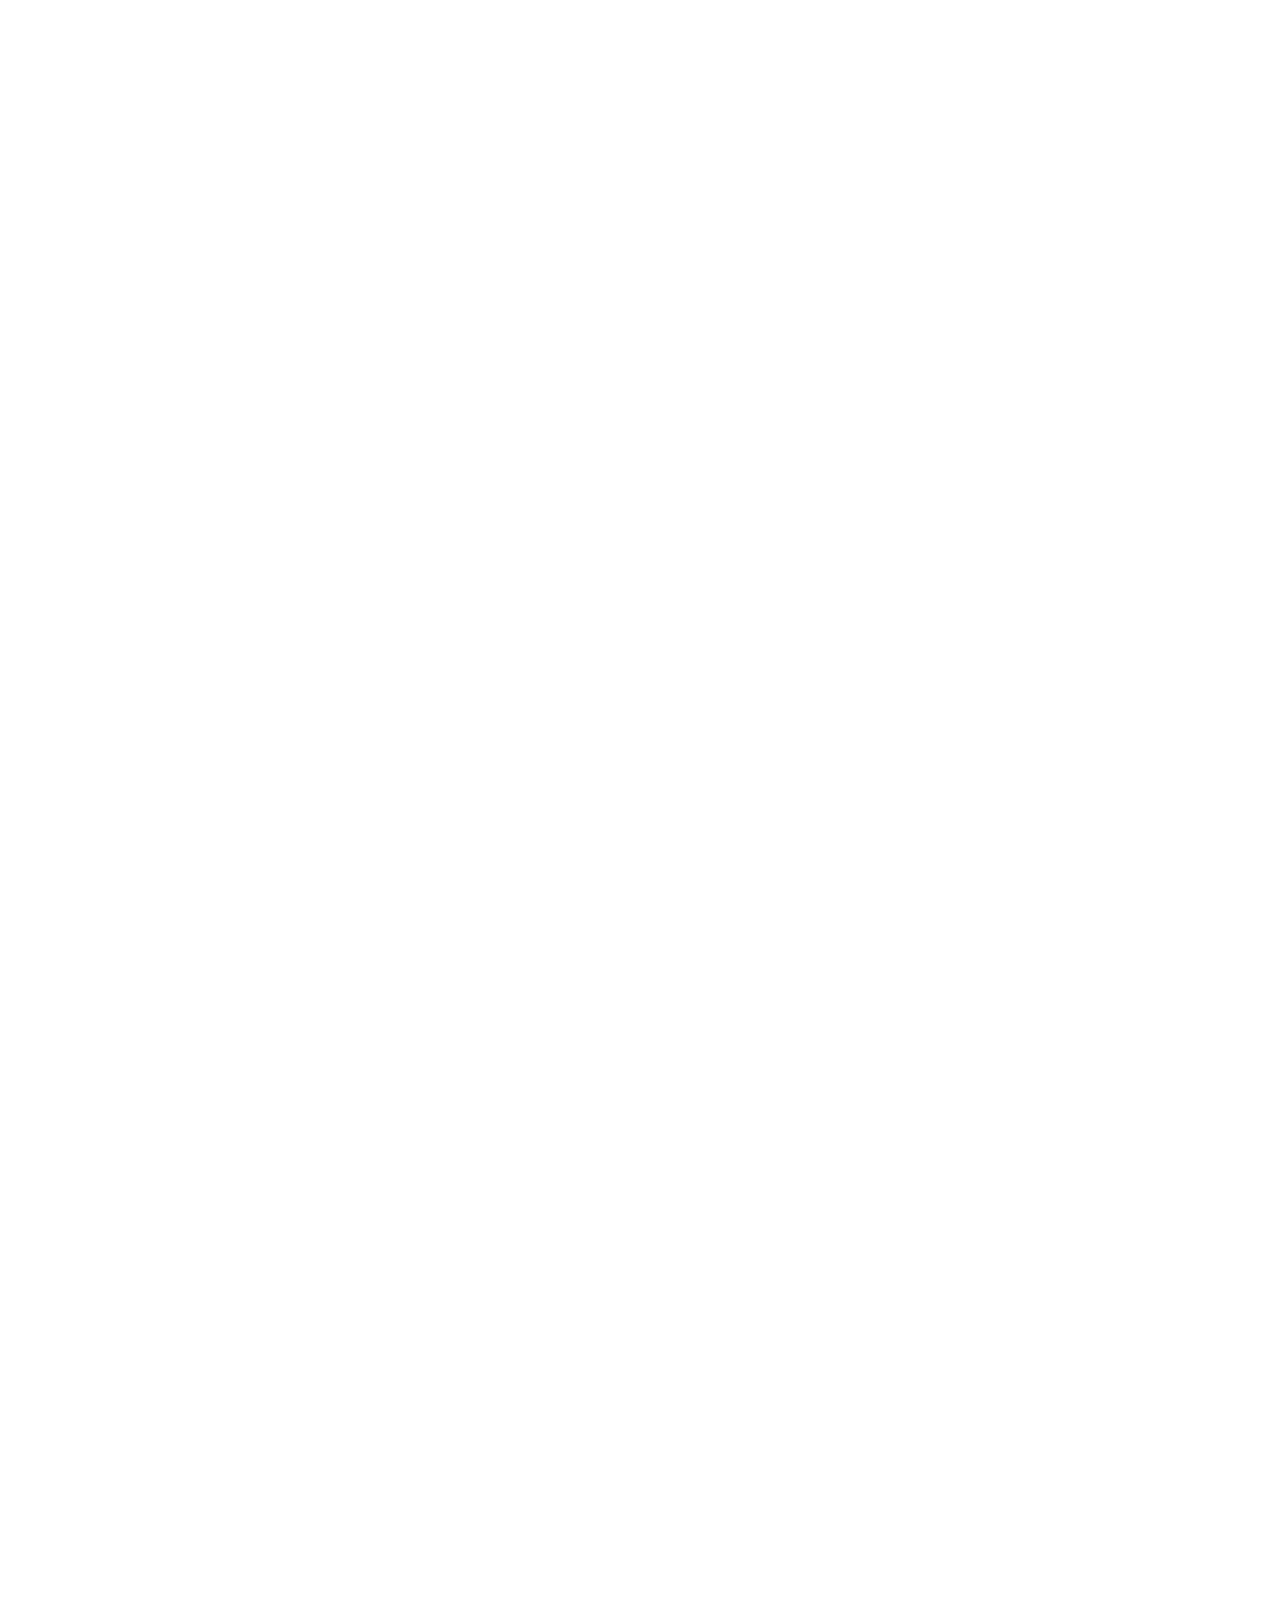
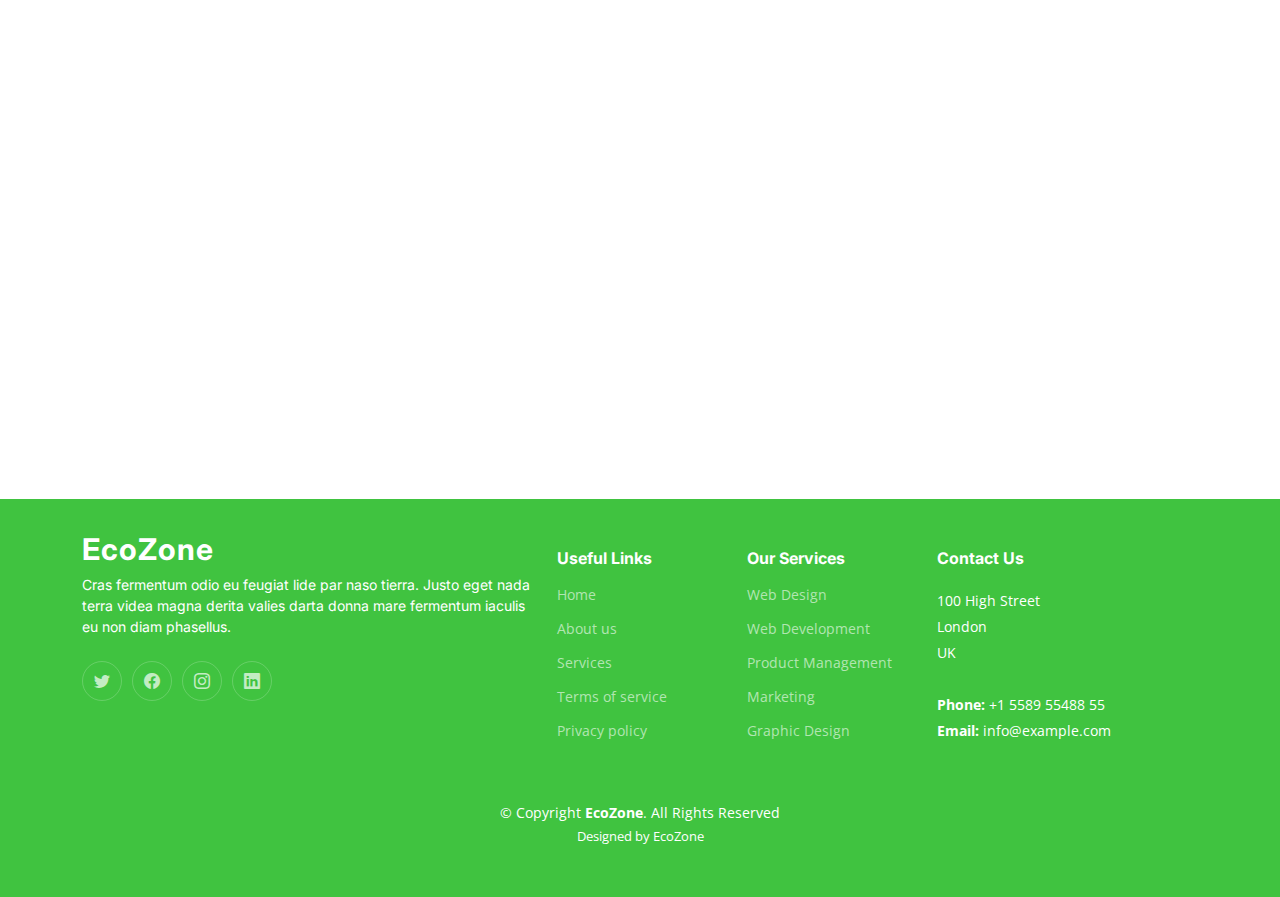
<file: services.html>
<!DOCTYPE html>
<html lang="en">
  <head>
    <meta charset="utf-8" />
    <meta content="width=device-width, initial-scale=1.0" name="viewport" />

    <title>EcoZone Bootstrap Template - Services</title>
    <meta content="" name="description" />
    <meta content="" name="keywords" />

    <!-- Favicons -->
    <link href="assets/img/favicon.png" rel="icon" />
    <link href="assets/img/apple-touch-icon.png" rel="apple-touch-icon" />

    <!-- Google Fonts -->
    <link rel="preconnect" href="https://fonts.googleapis.com" />
    <link rel="preconnect" href="https://fonts.gstatic.com" crossorigin />
    <link
      href="https://fonts.googleapis.com/css2?family=Open+Sans:ital,wght@0,300;0,400;0,500;0,600;0,700;1,300;1,400;1,600;1,700&family=Poppins:ital,wght@0,300;0,400;0,500;0,600;0,700;1,300;1,400;1,500;1,600;1,700&family=Inter:ital,wght@0,300;0,400;0,500;0,600;0,700;1,300;1,400;1,500;1,600;1,700&display=swap"
      rel="stylesheet"
    />

    <!-- Vendor CSS Files -->
    <link
      href="assets/vendor/bootstrap/css/bootstrap.min.css"
      rel="stylesheet"
    />
    <link
      href="assets/vendor/bootstrap-icons/bootstrap-icons.css"
      rel="stylesheet"
    />
    <link
      href="assets/vendor/fontawesome-free/css/all.min.css"
      rel="stylesheet"
    />
    <link
      href="assets/vendor/glightbox/css/glightbox.min.css"
      rel="stylesheet"
    />
    <link href="assets/vendor/swiper/swiper-bundle.min.css" rel="stylesheet" />
    <link href="assets/vendor/aos/aos.css" rel="stylesheet" />

    <!-- Template Main CSS File -->
    <link href="assets/css/main.css" rel="stylesheet" />

    <!-- =======================================================
  * Template Name: EcoZone
  * Updated: May 30 2023 with Bootstrap v5.3.0
  * Template URL: https://bootstrapmade.com/logis-bootstrap-logistics-website-template/
  * Author: BootstrapMade.com
  * License: https://bootstrapmade.com/license/
  ======================================================== -->
  </head>

  <body>
    <!-- ======= Header ======= -->
    <header id="header" class="header d-flex align-items-center fixed-top">
      <div
        class="container-fluid container-xl d-flex align-items-center justify-content-between"
      >
        <a href="index.html" class="logo d-flex align-items-center">
          <!-- Uncomment the line below if you also wish to use an image logo -->
          <!-- <img src="assets/img/logo.png" alt=""> -->
          <h1>EcoZone</h1>
        </a>

        <i class="mobile-nav-toggle mobile-nav-show bi bi-list"></i>
        <i class="mobile-nav-toggle mobile-nav-hide d-none bi bi-x"></i>
        <nav id="navbar" class="navbar">
          <ul>
            <li><a href="index.html">Home</a></li>
            <li><a href="about.html">About</a></li>
            <li><a href="services.html" class="active">Services</a></li>
            <li><a href="pricing.html">Pricing</a></li>
            <li class="dropdown">
              <a href="#"
                ><span>Drop Down</span>
                <i class="bi bi-chevron-down dropdown-indicator"></i
              ></a>
              <ul>
                <li><a href="#">Drop Down 1</a></li>
                <li class="dropdown">
                  <a href="#"
                    ><span>Deep Drop Down</span>
                    <i class="bi bi-chevron-down dropdown-indicator"></i
                  ></a>
                  <ul>
                    <li><a href="#">Deep Drop Down 1</a></li>
                    <li><a href="#">Deep Drop Down 2</a></li>
                    <li><a href="#">Deep Drop Down 3</a></li>
                    <li><a href="#">Deep Drop Down 4</a></li>
                    <li><a href="#">Deep Drop Down 5</a></li>
                  </ul>
                </li>
                <li><a href="#">Drop Down 2</a></li>
                <li><a href="#">Drop Down 3</a></li>
                <li><a href="#">Drop Down 4</a></li>
              </ul>
            </li>
            <li><a href="contact.html">Contact</a></li>
            <li>
              <a class="get-a-quote" href="get-a-quote.html">Get a Quote</a>
            </li>
          </ul>
        </nav>
        <!-- .navbar -->
      </div>
    </header>
    <!-- End Header -->
    <!-- End Header -->

    <main id="main">
      <!-- ======= Breadcrumbs ======= -->
      <div class="breadcrumbs">
        <div
          class="page-header d-flex align-items-center"
          style="background-image: url('assets/img/page-header.jpg')"
        >
          <div class="container position-relative">
            <div class="row d-flex justify-content-center">
              <div class="col-lg-6 text-center">
                <h2>Services</h2>
                <p>
                  Odio et unde deleniti. Deserunt numquam exercitationem.
                  Officiis quo odio sint voluptas consequatur ut a odio
                  voluptatem. Sit dolorum debitis veritatis natus dolores. Quasi
                  ratione sint. Sit quaerat ipsum dolorem.
                </p>
              </div>
            </div>
          </div>
        </div>
        <nav>
          <div class="container">
            <ol>
              <li><a href="index.html">Home</a></li>
              <li>Services</li>
            </ol>
          </div>
        </nav>
      </div>
      <!-- End Breadcrumbs -->

      <!-- ======= Featured Services Section ======= -->
      <section id="featured-services" class="featured-services">
        <div class="container">
          <div class="row gy-4">
            <div
              class="col-lg-4 col-md-6 service-item d-flex"
              data-aos="fade-up"
            >
              <div class="icon flex-shrink-0">
                <i class="fa-solid fa-cart-flatbed"></i>
              </div>
              <div>
                <h4 class="title">Lorem Ipsum</h4>
                <p class="description">
                  Voluptatum deleniti atque corrupti quos dolores et quas
                  molestias excepturi sint occaecati cupiditate non provident
                </p>
                <a href="service-details.html" class="readmore stretched-link"
                  ><span>Learn More</span><i class="bi bi-arrow-right"></i
                ></a>
              </div>
            </div>
            <!-- End Service Item -->

            <div
              class="col-lg-4 col-md-6 service-item d-flex"
              data-aos="fade-up"
              data-aos-delay="100"
            >
              <div class="icon flex-shrink-0">
                <i class="fa-solid fa-truck"></i>
              </div>
              <div>
                <h4 class="title">Dolor Sitema</h4>
                <p class="description">
                  Minim veniam, quis nostrud exercitation ullamco laboris nisi
                  ut aliquip ex ea commodo consequat tarad limino ata
                </p>
                <a href="service-details.html" class="readmore stretched-link"
                  ><span>Learn More</span><i class="bi bi-arrow-right"></i
                ></a>
              </div>
            </div>
            <!-- End Service Item -->

            <div
              class="col-lg-4 col-md-6 service-item d-flex"
              data-aos="fade-up"
              data-aos-delay="200"
            >
              <div class="icon flex-shrink-0">
                <i class="fa-solid fa-truck-ramp-box"></i>
              </div>
              <div>
                <h4 class="title">Sed ut perspiciatis</h4>
                <p class="description">
                  Duis aute irure dolor in reprehenderit in voluptate velit esse
                  cillum dolore eu fugiat nulla pariatur
                </p>
                <a href="service-details.html" class="readmore stretched-link"
                  ><span>Learn More</span><i class="bi bi-arrow-right"></i
                ></a>
              </div>
            </div>
            <!-- End Service Item -->
          </div>
        </div>
      </section>
      <!-- End Featured Services Section -->

      <!-- ======= Services Section ======= -->
      <section id="service" class="services pt-0">
        <div class="container" data-aos="fade-up">
          <div class="section-header">
            <span>Our Services</span>
            <h2>Our Services</h2>
          </div>

          <div class="row gy-4">
            <div
              class="col-lg-4 col-md-6"
              data-aos="fade-up"
              data-aos-delay="100"
            >
              <div class="card">
                <div class="card-img">
                  <img
                    src="assets/img/storage-service.jpg"
                    alt=""
                    class="img-fluid"
                  />
                </div>
                <h3>
                  <a href="service-details.html" class="stretched-link"
                    >Storage</a
                  >
                </h3>
                <p>
                  Cumque eos in qui numquam. Aut aspernatur perferendis sed
                  atque quia voluptas quisquam repellendus temporibus
                  itaqueofficiis odit
                </p>
              </div>
            </div>
            <!-- End Card Item -->

            <div
              class="col-lg-4 col-md-6"
              data-aos="fade-up"
              data-aos-delay="200"
            >
              <div class="card">
                <div class="card-img">
                  <img
                    src="assets/img/logistics-service.jpg"
                    alt=""
                    class="img-fluid"
                  />
                </div>
                <h3>
                  <a href="service-details.html" class="stretched-link"
                    >Logistics</a
                  >
                </h3>
                <p>
                  Asperiores provident dolor accusamus pariatur dolore nam id
                  audantium ut et iure incidunt molestiae dolor ipsam ducimus
                  occaecati nisi
                </p>
              </div>
            </div>
            <!-- End Card Item -->

            <div
              class="col-lg-4 col-md-6"
              data-aos="fade-up"
              data-aos-delay="300"
            >
              <div class="card">
                <div class="card-img">
                  <img
                    src="assets/img/cargo-service.jpg"
                    alt=""
                    class="img-fluid"
                  />
                </div>
                <h3>
                  <a href="service-details.html" class="stretched-link"
                    >Cargo</a
                  >
                </h3>
                <p>
                  Dicta quam similique quia architecto eos nisi aut ratione aut
                  ipsum reiciendis sit doloremque oluptatem aut et molestiae ut
                  et nihil
                </p>
              </div>
            </div>
            <!-- End Card Item -->

            <div
              class="col-lg-4 col-md-6"
              data-aos="fade-up"
              data-aos-delay="400"
            >
              <div class="card">
                <div class="card-img">
                  <img
                    src="assets/img/trucking-service.jpg"
                    alt=""
                    class="img-fluid"
                  />
                </div>
                <h3>
                  <a href="service-details.html" class="stretched-link"
                    >Trucking</a
                  >
                </h3>
                <p>
                  Dicta quam similique quia architecto eos nisi aut ratione aut
                  ipsum reiciendis sit doloremque oluptatem aut et molestiae ut
                  et nihil
                </p>
              </div>
            </div>
            <!-- End Card Item -->

            <div
              class="col-lg-4 col-md-6"
              data-aos="fade-up"
              data-aos-delay="500"
            >
              <div class="card">
                <div class="card-img">
                  <img
                    src="assets/img/packaging-service.jpg"
                    alt=""
                    class="img-fluid"
                  />
                </div>
                <h3>
                  <a href="service-details.html" class="stretched-link"
                    >Packaging</a
                  >
                </h3>
                <p>
                  Illo consequuntur quisquam delectus praesentium modi
                  dignissimos facere vel cum onsequuntur maiores beatae
                  consequatur magni voluptates
                </p>
              </div>
            </div>
            <!-- End Card Item -->

            <div
              class="col-lg-4 col-md-6"
              data-aos="fade-up"
              data-aos-delay="600"
            >
              <div class="card">
                <div class="card-img">
                  <img
                    src="assets/img/warehousing-service.jpg"
                    alt=""
                    class="img-fluid"
                  />
                </div>
                <h3>
                  <a href="service-details.html" class="stretched-link"
                    >Warehousing</a
                  >
                </h3>
                <p>
                  Quas assumenda non occaecati molestiae. In aut earum sed natus
                  eatae in vero. Ab modi quisquam aut nostrum unde et qui est
                  non quo nulla
                </p>
              </div>
            </div>
            <!-- End Card Item -->
          </div>
        </div>
      </section>
      <!-- End Services Section -->

      <!-- ======= Features Section ======= -->
      <section id="features" class="features">
        <div class="container">
          <div
            class="row gy-4 align-items-center features-item"
            data-aos="fade-up"
          >
            <div class="col-md-5">
              <img src="assets/img/features-1.jpg" class="img-fluid" alt="" />
            </div>
            <div class="col-md-7">
              <h3>
                Voluptatem dignissimos provident quasi corporis voluptates sit
                assumenda.
              </h3>
              <p class="fst-italic">
                Lorem ipsum dolor sit amet, consectetur adipiscing elit, sed do
                eiusmod tempor incididunt ut labore et dolore magna aliqua.
              </p>
              <ul>
                <li>
                  <i class="bi bi-check"></i> Ullamco laboris nisi ut aliquip ex
                  ea commodo consequat.
                </li>
                <li>
                  <i class="bi bi-check"></i> Duis aute irure dolor in
                  reprehenderit in voluptate velit.
                </li>
                <li>
                  <i class="bi bi-check"></i> Ullam est qui quos consequatur eos
                  accusamus.
                </li>
              </ul>
            </div>
          </div>
          <!-- Features Item -->

          <div
            class="row gy-4 align-items-center features-item"
            data-aos="fade-up"
          >
            <div class="col-md-5 order-1 order-md-2">
              <img src="assets/img/features-2.jpg" class="img-fluid" alt="" />
            </div>
            <div class="col-md-7 order-2 order-md-1">
              <h3>Corporis temporibus maiores provident</h3>
              <p class="fst-italic">
                Lorem ipsum dolor sit amet, consectetur adipiscing elit, sed do
                eiusmod tempor incididunt ut labore et dolore magna aliqua.
              </p>
              <p>
                Ullamco laboris nisi ut aliquip ex ea commodo consequat. Duis
                aute irure dolor in reprehenderit in voluptate velit esse cillum
                dolore eu fugiat nulla pariatur. Excepteur sint occaecat
                cupidatat non proident, sunt in culpa qui officia deserunt
                mollit anim id est laborum
              </p>
            </div>
          </div>
          <!-- Features Item -->

          <div
            class="row gy-4 align-items-center features-item"
            data-aos="fade-up"
          >
            <div class="col-md-5">
              <img src="assets/img/features-3.jpg" class="img-fluid" alt="" />
            </div>
            <div class="col-md-7">
              <h3>
                Sunt consequatur ad ut est nulla consectetur reiciendis animi
                voluptas
              </h3>
              <p>
                Cupiditate placeat cupiditate placeat est ipsam culpa. Delectus
                quia minima quod. Sunt saepe odit aut quia voluptatem hic
                voluptas dolor doloremque.
              </p>
              <ul>
                <li>
                  <i class="bi bi-check"></i> Ullamco laboris nisi ut aliquip ex
                  ea commodo consequat.
                </li>
                <li>
                  <i class="bi bi-check"></i> Duis aute irure dolor in
                  reprehenderit in voluptate velit.
                </li>
                <li>
                  <i class="bi bi-check"></i> Facilis ut et voluptatem aperiam.
                  Autem soluta ad fugiat.
                </li>
              </ul>
            </div>
          </div>
          <!-- Features Item -->

          <div
            class="row gy-4 align-items-center features-item"
            data-aos="fade-up"
          >
            <div class="col-md-5 order-1 order-md-2">
              <img src="assets/img/features-4.jpg" class="img-fluid" alt="" />
            </div>
            <div class="col-md-7 order-2 order-md-1">
              <h3>
                Quas et necessitatibus eaque impedit ipsum animi consequatur
                incidunt in
              </h3>
              <p class="fst-italic">
                Lorem ipsum dolor sit amet, consectetur adipiscing elit, sed do
                eiusmod tempor incididunt ut labore et dolore magna aliqua.
              </p>
              <p>
                Ullamco laboris nisi ut aliquip ex ea commodo consequat. Duis
                aute irure dolor in reprehenderit in voluptate velit esse cillum
                dolore eu fugiat nulla pariatur. Excepteur sint occaecat
                cupidatat non proident, sunt in culpa qui officia deserunt
                mollit anim id est laborum
              </p>
            </div>
          </div>
          <!-- Features Item -->
        </div>
      </section>
      <!-- End Features Section -->
    </main>
    <!-- End #main -->

    <!-- ======= Footer ======= -->
    <footer id="footer" class="footer">
      <div class="container">
        <div class="row gy-4">
          <div class="col-lg-5 col-md-12 footer-info">
            <a href="index.html" class="logo d-flex align-items-center">
              <span>EcoZone</span>
            </a>
            <p>
              Cras fermentum odio eu feugiat lide par naso tierra. Justo eget
              nada terra videa magna derita valies darta donna mare fermentum
              iaculis eu non diam phasellus.
            </p>
            <div class="social-links d-flex mt-4">
              <a href="#" class="twitter"><i class="bi bi-twitter"></i></a>
              <a href="#" class="facebook"><i class="bi bi-facebook"></i></a>
              <a href="#" class="instagram"><i class="bi bi-instagram"></i></a>
              <a href="#" class="linkedin"><i class="bi bi-linkedin"></i></a>
            </div>
          </div>

          <div class="col-lg-2 col-6 footer-links">
            <h4>Useful Links</h4>
            <ul>
              <li><a href="#">Home</a></li>
              <li><a href="#">About us</a></li>
              <li><a href="#">Services</a></li>
              <li><a href="#">Terms of service</a></li>
              <li><a href="#">Privacy policy</a></li>
            </ul>
          </div>

          <div class="col-lg-2 col-6 footer-links">
            <h4>Our Services</h4>
            <ul>
              <li><a href="#">Web Design</a></li>
              <li><a href="#">Web Development</a></li>
              <li><a href="#">Product Management</a></li>
              <li><a href="#">Marketing</a></li>
              <li><a href="#">Graphic Design</a></li>
            </ul>
          </div>

          <div
            class="col-lg-3 col-md-12 footer-contact text-center text-md-start"
          >
            <h4>Contact Us</h4>
            <p>
              100 High Street <br />
              London<br />
              UK <br /><br />
              <strong>Phone:</strong> +1 5589 55488 55<br />
              <strong>Email:</strong> info@example.com<br />
            </p>
          </div>
        </div>
      </div>

      <div class="container mt-4">
        <div class="copyright">
          &copy; Copyright <strong><span>EcoZone</span></strong
          >. All Rights Reserved
        </div>
        <div class="credits">
          <!-- All the links in the footer should remain intact. -->
          <!-- You can delete the links only if you purchased the pro version. -->
          <!-- Licensing information: https://bootstrapmade.com/license/ -->
          <!-- Purchase the pro version with working PHP/AJAX contact form: https://bootstrapmade.com/logis-bootstrap-logistics-website-template/ -->
          Designed by <a href="https://bootstrapmade.com/">EcoZone</a>
        </div>
      </div>
    </footer>
    <!-- End Footer -->
    <!-- End Footer -->

    <a
      href="#"
      class="scroll-top d-flex align-items-center justify-content-center"
      ><i class="bi bi-arrow-up-short"></i
    ></a>

    <div id="preloader"></div>

    <!-- Vendor JS Files -->
    <script src="assets/vendor/bootstrap/js/bootstrap.bundle.min.js"></script>
    <script src="assets/vendor/purecounter/purecounter_vanilla.js"></script>
    <script src="assets/vendor/glightbox/js/glightbox.min.js"></script>
    <script src="assets/vendor/swiper/swiper-bundle.min.js"></script>
    <script src="assets/vendor/aos/aos.js"></script>
    <script src="assets/vendor/php-email-form/validate.js"></script>

    <!-- Template Main JS File -->
    <script src="assets/js/main.js"></script>
  </body>
</html>
</file>
<file: assets/css/main.css>
/**
* Template Name: EcoZone
* Updated: May 30 2023 with Bootstrap v5.3.0
* Template URL: https://bootstrapmade.com/logis-bootstrap-logistics-website-template/
* Author: BootstrapMade.com
* License: https://bootstrapmade.com/license/
*/

/*--------------------------------------------------------------
# Set main reusable colors and fonts using CSS variables
# Learn more about CSS variables at https://developer.mozilla.org/en-US/docs/Web/CSS/Using_CSS_custom_properties
--------------------------------------------------------------*/
/* Fonts */
:root {
  --font-default: "Open Sans", system-ui, -apple-system, "Segoe UI", Roboto,
    "Helvetica Neue", Arial, "Noto Sans", "Liberation Sans", sans-serif,
    "Apple Color Emoji", "Segoe UI Emoji", "Segoe UI Symbol", "Noto Color Emoji";
  --font-primary: "Inter", sans-serif;
  --font-secondary: "Poppins", sans-serif;
}

/* Colors */
:root {
  --color-default: #0a0d13;
  --color-primary: #0d42ff;
  --color-secondary: #0e1d34;
}

/* Smooth scroll behavior */
:root {
  scroll-behavior: smooth;
}

/*--------------------------------------------------------------
# General
--------------------------------------------------------------*/
body {
  font-family: var(--font-default);
  color: var(--color-default);
}

a {
  color: var(--color-primary);
  text-decoration: none;
}

a:hover {
  color: #406aff;
  text-decoration: none;
}

h1,
h2,
h3,
h4,
h5,
h6 {
  font-family: var(--font-primary);
}

/*--------------------------------------------------------------
# Sections & Section Header
--------------------------------------------------------------*/
section {
  padding: 80px 0;
  overflow: hidden;
}

.section-header {
  text-align: center;
  padding: 30px 0;
  position: relative;
}

.section-header h2 {
  font-size: 32px;
  font-weight: 700;
  text-transform: uppercase;
  margin-bottom: 20px;
  padding-bottom: 0;
  color: #001973;
  position: relative;
  z-index: 2;
  margin-bottom: 20px;
  padding-bottom: 20px;
  position: relative;
}

.section-header h2:after {
  content: "";
  position: absolute;
  display: block;
  width: 50px;
  height: 3px;
  background: var(--color-primary);
  left: 0;
  right: 0;
  bottom: 0;
  margin: auto;
}

.section-header span {
  position: absolute;
  top: 46px;
  color: rgba(14, 29, 52, 0.06);
  left: 0;
  right: 0;
  z-index: 1;
  font-weight: 700;
  font-size: 56px;
  text-transform: uppercase;
  line-height: 0;
}

.section-header p {
  margin-bottom: 0;
  position: relative;
  z-index: 2;
}

@media (max-width: 640px) {
  .section-header h2 {
    font-size: 28px;
    margin-bottom: 15px;
  }

  .section-header span {
    font-size: 38px;
  }
}

/*--------------------------------------------------------------
# Breadcrumbs
--------------------------------------------------------------*/
.breadcrumbs .page-header {
  padding: 140px 0 80px 0;
  position: relative;
  background-size: cover;
  background-position: center;
  background-repeat: no-repeat;
}

.breadcrumbs .page-header:before {
  content: "";
  background-color: rgba(14, 29, 52, 0.8);
  position: absolute;
  inset: 0;
}

.breadcrumbs .page-header h2 {
  font-size: 56px;
  font-weight: 500;
  color: #fff;
  font-family: var(--font-secondary);
}

.breadcrumbs .page-header p {
  color: rgba(255, 255, 255, 0.8);
}

.breadcrumbs nav {
  background-color: #f3f6fc;
  padding: 20px 0;
}

.breadcrumbs nav ol {
  display: flex;
  flex-wrap: wrap;
  list-style: none;
  margin: 0;
  padding: 0;
  font-size: 16px;
  font-weight: 600;
  color: var(--color-secondary);
}

.breadcrumbs nav ol a {
  color: var(--color-primary);
  transition: 0.3s;
}

.breadcrumbs nav ol a:hover {
  text-decoration: underline;
}

.breadcrumbs nav ol li + li {
  padding-left: 10px;
}

.breadcrumbs nav ol li + li::before {
  display: inline-block;
  padding-right: 10px;
  color: #4278cc;
  content: "/";
}

/*--------------------------------------------------------------
# Scroll top button
--------------------------------------------------------------*/
.scroll-top {
  position: fixed;
  visibility: hidden;
  opacity: 0;
  right: 15px;
  bottom: 15px;
  z-index: 99999;
  background: var(--color-primary);
  width: 40px;
  height: 40px;
  border-radius: 4px;
  transition: all 0.4s;
}

.scroll-top i {
  font-size: 24px;
  color: #fff;
  line-height: 0;
}

.scroll-top:hover {
  background: rgba(13, 66, 255, 0.8);
  color: #fff;
}

.scroll-top.active {
  visibility: visible;
  opacity: 1;
}

/*--------------------------------------------------------------
# Preloader
--------------------------------------------------------------*/
#preloader {
  position: fixed;
  inset: 0;
  z-index: 9999;
  overflow: hidden;
  background: #fff;
  transition: all 0.6s ease-out;
  width: 100%;
  height: 100vh;
}

#preloader:before,
#preloader:after {
  content: "";
  position: absolute;
  border: 4px solid var(--color-primary);
  border-radius: 50%;
  animation: animate-preloader 2s cubic-bezier(0, 0.2, 0.8, 1) infinite;
}

#preloader:after {
  animation-delay: -0.5s;
}

@keyframes animate-preloader {
  0% {
    width: 10px;
    height: 10px;
    top: calc(50% - 5px);
    left: calc(50% - 5px);
    opacity: 1;
  }

  100% {
    width: 72px;
    height: 72px;
    top: calc(50% - 36px);
    left: calc(50% - 36px);
    opacity: 0;
  }
}

/*--------------------------------------------------------------
# Disable aos animation delay on mobile devices
--------------------------------------------------------------*/
@media screen and (max-width: 768px) {
  [data-aos-delay] {
    transition-delay: 0 !important;
  }
}

/*--------------------------------------------------------------
# Header
--------------------------------------------------------------*/
.header {
  transition: all 0.5s;
  z-index: 997;
  padding: 30px 0;
}

.header.sticked {
  background: rgba(14, 29, 52, 0.9);
  padding: 15px 0;
  box-shadow: 0px 2px 20px rgba(14, 29, 52, 0.1);
}

.header .logo img {
  max-height: 40px;
  margin-right: 6px;
}

.header .logo h1 {
  font-size: 30px;
  margin: 0;
  font-weight: 700;
  color: #fff;
  font-family: var(--font-primary);
}

/*--------------------------------------------------------------
# Desktop Navigation
--------------------------------------------------------------*/
@media (min-width: 1280px) {
  .navbar {
    padding: 0;
  }

  .navbar ul {
    margin: 0;
    padding: 0;
    display: flex;
    list-style: none;
    align-items: center;
  }

  .navbar li {
    position: relative;
  }

  .navbar a,
  .navbar a:focus {
    display: flex;
    align-items: center;
    justify-content: space-between;
    padding: 10px 0 10px 30px;
    font-family: var(--font-primary);
    font-size: 16px;
    font-weight: 400;
    color: rgba(255, 255, 255, 0.6);
    white-space: nowrap;
    transition: 0.3s;
  }

  .navbar a i,
  .navbar a:focus i {
    font-size: 12px;
    line-height: 0;
    margin-left: 5px;
  }

  .navbar a:hover,
  .navbar .active,
  .navbar .active:focus,
  .navbar li:hover > a {
    color: #fff;
  }

  .navbar .get-a-quote,
  .navbar .get-a-quote:focus {
    background: var(--color-primary);
    padding: 8px 20px;
    margin-left: 30px;
    border-radius: 4px;
    color: #fff;
  }

  .navbar .get-a-quote:hover,
  .navbar .get-a-quote:focus:hover {
    color: #fff;
    background: #2756ff;
  }

  .navbar .dropdown ul {
    display: block;
    position: absolute;
    left: 14px;
    top: calc(100% + 30px);
    margin: 0;
    padding: 10px 0;
    z-index: 99;
    opacity: 0;
    visibility: hidden;
    background: #fff;
    box-shadow: 0px 0px 30px rgba(127, 137, 161, 0.25);
    transition: 0.3s;
    border-radius: 4px;
  }

  .navbar .dropdown ul li {
    min-width: 200px;
  }

  .navbar .dropdown ul a {
    padding: 10px 20px;
    font-size: 15px;
    text-transform: none;
    font-weight: 400;
    color: var(--color-secondary);
  }

  .navbar .dropdown ul a i {
    font-size: 12px;
  }

  .navbar .dropdown ul a:hover,
  .navbar .dropdown ul .active:hover,
  .navbar .dropdown ul li:hover > a {
    color: var(--color-primary);
  }

  .navbar .dropdown:hover > ul {
    opacity: 1;
    top: 100%;
    visibility: visible;
  }

  .navbar .dropdown .dropdown ul {
    top: 0;
    left: calc(100% - 30px);
    visibility: hidden;
  }

  .navbar .dropdown .dropdown:hover > ul {
    opacity: 1;
    top: 0;
    left: 100%;
    visibility: visible;
  }
}

@media (min-width: 1280px) and (max-width: 1366px) {
  .navbar .dropdown .dropdown ul {
    left: -90%;
  }

  .navbar .dropdown .dropdown:hover > ul {
    left: -100%;
  }
}

@media (min-width: 1280px) {
  .mobile-nav-show,
  .mobile-nav-hide {
    display: none;
  }
}

/*--------------------------------------------------------------
# Mobile Navigation
--------------------------------------------------------------*/
@media (max-width: 1279px) {
  .navbar {
    position: fixed;
    top: 0;
    right: -100%;
    width: 100%;
    max-width: 400px;
    bottom: 0;
    transition: 0.3s;
    z-index: 9997;
  }

  .navbar ul {
    position: absolute;
    inset: 0;
    padding: 50px 0 10px 0;
    margin: 0;
    background: rgba(14, 29, 52, 0.9);
    overflow-y: auto;
    transition: 0.3s;
    z-index: 9998;
  }

  .navbar a,
  .navbar a:focus {
    display: flex;
    align-items: center;
    justify-content: space-between;
    padding: 12px 20px;
    font-family: var(--font-primary);
    font-size: 16px;
    font-weight: 500;
    color: rgba(255, 255, 255, 0.7);
    white-space: nowrap;
    transition: 0.3s;
  }

  .navbar a i,
  .navbar a:focus i {
    font-size: 12px;
    line-height: 0;
    margin-left: 5px;
  }

  .navbar a:hover,
  .navbar .active,
  .navbar .active:focus,
  .navbar li:hover > a {
    color: #fff;
  }

  .navbar .get-a-quote,
  .navbar .get-a-quote:focus {
    background: var(--color-primary);
    padding: 8px 20px;
    border-radius: 4px;
    margin: 15px;
    color: #fff;
  }

  .navbar .get-a-quote:hover,
  .navbar .get-a-quote:focus:hover {
    color: #fff;
    background: rgba(13, 66, 255, 0.8);
  }

  .navbar .dropdown ul,
  .navbar .dropdown .dropdown ul {
    position: static;
    display: none;
    padding: 10px 0;
    margin: 10px 20px;
    transition: all 0.5s ease-in-out;
    border: 1px solid #19335c;
  }

  .navbar .dropdown > .dropdown-active,
  .navbar .dropdown .dropdown > .dropdown-active {
    display: block;
  }

  .mobile-nav-show {
    color: #fff;
    font-size: 28px;
    cursor: pointer;
    line-height: 0;
    transition: 0.5s;
    z-index: 9999;
    margin-right: 10px;
  }

  .mobile-nav-hide {
    color: #fff;
    font-size: 32px;
    cursor: pointer;
    line-height: 0;
    transition: 0.5s;
    position: fixed;
    right: 20px;
    top: 20px;
    z-index: 9999;
  }

  .mobile-nav-active {
    overflow: hidden;
  }

  .mobile-nav-active .navbar {
    right: 0;
  }

  .mobile-nav-active .navbar:before {
    content: "";
    position: fixed;
    inset: 0;
    background: rgba(14, 29, 52, 0.8);
    z-index: 9996;
  }
}

/*--------------------------------------------------------------
# Featured Services Section
--------------------------------------------------------------*/
.featured-services .service-item {
  position: relative;
  height: 100%;
  margin-bottom: 20px;
}

.featured-services .service-item .icon {
  margin-right: 20px;
}

.featured-services .service-item .icon i {
  color: #001f8d;
  font-size: 48px;
  transition: 0.3s;
}

.featured-services .service-item:hover .icon {
  background: #fff;
}

.featured-services .service-item:hover .icon i {
  color: var(--color-primary);
}

.featured-services .service-item .title {
  font-weight: 700;
  margin-bottom: 10px;
  font-size: 20px;
  color: var(--color-secondary);
  transition: 0.3s;
}

.featured-services .service-item .description {
  font-size: 15px;
  color: #132848;
  margin-bottom: 10px;
}

.featured-services .service-item .readmore {
  display: flex;
  align-items: center;
  color: var(--color-secondary);
  transition: 0.3s;
  font-weight: 700;
  font-size: 14px;
}

.featured-services .service-item .readmore i {
  margin-left: 8px;
}

.featured-services .service-item:hover .title,
.featured-services .service-item:hover .readmore,
.featured-services .service-item:hover .icon i {
  color: var(--color-primary);
}

/*--------------------------------------------------------------
# About Us Section
--------------------------------------------------------------*/
.about .content h3 {
  font-weight: 700;
  font-size: 32px;
  font-family: var(--font-secondary);
  color: #001f8d;
}

.about .content ul {
  list-style: none;
  padding: 0;
}

.about .content ul li {
  display: flex;
  align-items: flex-start;
  margin-top: 40px;
}

.about .content ul i {
  flex-shrink: 0;
  font-size: 48px;
  color: var(--color-primary);
  margin-right: 20px;
  line-height: 0;
}

.about .content ul h5 {
  font-size: 18px;
  font-weight: 700;
  color: #19335c;
}

.about .content ul p {
  font-size: 15px;
}

.about .content p:last-child {
  margin-bottom: 0;
}

.about .play-btn {
  width: 94px;
  height: 94px;
  background: radial-gradient(
    var(--color-primary) 50%,
    rgba(13, 66, 255, 0.4) 52%
  );
  border-radius: 50%;
  display: block;
  position: absolute;
  left: calc(50% - 47px);
  top: calc(50% - 47px);
  overflow: hidden;
}

.about .play-btn:before {
  content: "";
  position: absolute;
  width: 120px;
  height: 120px;
  animation-delay: 0s;
  animation: pulsate-btn 2s;
  animation-direction: forwards;
  animation-iteration-count: infinite;
  animation-timing-function: steps;
  opacity: 1;
  border-radius: 50%;
  border: 5px solid rgba(13, 66, 255, 0.7);
  top: -15%;
  left: -15%;
  background: rgba(198, 16, 0, 0);
}

.about .play-btn:after {
  content: "";
  position: absolute;
  left: 50%;
  top: 50%;
  transform: translateX(-40%) translateY(-50%);
  width: 0;
  height: 0;
  border-top: 10px solid transparent;
  border-bottom: 10px solid transparent;
  border-left: 15px solid #fff;
  z-index: 100;
  transition: all 400ms cubic-bezier(0.55, 0.055, 0.675, 0.19);
}

.about .play-btn:hover:before {
  content: "";
  position: absolute;
  left: 50%;
  top: 50%;
  transform: translateX(-40%) translateY(-50%);
  width: 0;
  height: 0;
  border: none;
  border-top: 10px solid transparent;
  border-bottom: 10px solid transparent;
  border-left: 15px solid #fff;
  z-index: 200;
  animation: none;
  border-radius: 0;
}

.about .play-btn:hover:after {
  border-left: 15px solid var(--color-primary);
  transform: scale(20);
}

@keyframes pulsate-btn {
  0% {
    transform: scale(0.6, 0.6);
    opacity: 1;
  }

  100% {
    transform: scale(1, 1);
    opacity: 0;
  }
}

/*--------------------------------------------------------------
# Services Section
--------------------------------------------------------------*/
.services .card {
  border: 1px solid rgba(14, 29, 52, 0.15);
  background: #fff;
  position: relative;
  border-radius: 0;
  height: 100%;
}

.services .card .card-img {
  overflow: hidden;
  margin-bottom: 15px;
  border-radius: 0;
}

.services .card .card-img img {
  transition: 0.3s ease-in-out;
}

.services .card h3 {
  font-weight: 700;
  font-size: 18px;
  margin-bottom: 5px;
  padding: 10px 30px;
  text-transform: uppercase;
}

.services .card a {
  color: #001973;
  transition: 0.3;
}

.services .card a:hover {
  color: var(--color-primary);
}

.services .card p {
  padding: 0 30px;
  margin-bottom: 30px;
  color: var(--color-secondary);
  font-size: 15px;
}

.services .card:hover .card-img img {
  transform: scale(1.1);
}

/*--------------------------------------------------------------
# Call To Action Section
--------------------------------------------------------------*/
.call-to-action {
  background: linear-gradient(rgba(14, 29, 52, 0.6), rgba(14, 29, 52, 0.8)),
    url("../img/cta-bg.jpg") center center;
  background-size: cover;
  padding: 100px 0;
}

@media (min-width: 1365px) {
  .call-to-action {
    background-attachment: fixed;
  }
}

.call-to-action h3 {
  color: #fff;
  font-size: 28px;
  font-weight: 700;
}

.call-to-action p {
  color: #fff;
}

.call-to-action .cta-btn {
  font-family: var(--font-primary);
  font-weight: 500;
  font-size: 16px;
  letter-spacing: 1px;
  display: inline-block;
  padding: 12px 40px;
  border-radius: 5px;
  transition: 0.5s;
  margin: 10px;
  border: 2px solid #fff;
  color: #fff;
}

.call-to-action .cta-btn:hover {
  background: var(--color-primary);
  border: 2px solid var(--color-primary);
}

/*--------------------------------------------------------------
# Features Section
--------------------------------------------------------------*/
.features {
  padding-top: 80px;
}

.features .features-item + .features-item {
  margin-top: 100px;
}

@media (max-width: 640px) {
  .features .features-item + .features-item {
    margin-top: 40px;
  }
}

.features .features-item h3 {
  font-weight: 600;
  font-size: 26px;
  color: #001973;
}

.features .features-item ul {
  list-style: none;
  padding: 0;
}

.features .features-item ul li {
  padding-bottom: 10px;
}

.features .features-item ul li:last-child {
  padding-bottom: 0;
}

.features .features-item ul i {
  font-size: 20px;
  padding-right: 4px;
  color: var(--color-primary);
}

.features .features-item p:last-child {
  margin-bottom: 0;
}

/*--------------------------------------------------------------
# Pricing Section
--------------------------------------------------------------*/
.pricing .pricing-item {
  padding: 60px 40px;
  box-shadow: 0 3px 20px -2px rgba(108, 117, 125, 0.15);
  background: #fff;
  height: 100%;
  border-top: 4px solid #fff;
  border-radius: 5px;
}

.pricing h3 {
  font-weight: 600;
  margin-bottom: 15px;
  font-size: 20px;
  color: var(--color-secondary);
}

.pricing h4 {
  font-size: 48px;
  color: var(--color-primary);
  font-weight: 400;
  font-family: var(--font-primary);
  margin-bottom: 25px;
}

.pricing h4 sup {
  font-size: 28px;
}

.pricing h4 span {
  color: rgba(108, 117, 125, 0.8);
  font-size: 18px;
}

.pricing ul {
  padding: 20px 0;
  list-style: none;
  color: #6c757d;
  text-align: left;
  line-height: 20px;
}

.pricing ul li {
  padding: 10px 0;
  display: flex;
  align-items: center;
}

.pricing ul i {
  color: #059652;
  font-size: 24px;
  padding-right: 3px;
}

.pricing ul .na {
  color: rgba(108, 117, 125, 0.5);
}

.pricing ul .na i {
  color: rgba(108, 117, 125, 0.5);
}

.pricing ul .na span {
  text-decoration: line-through;
}

.pricing .buy-btn {
  display: inline-block;
  padding: 12px 35px;
  border-radius: 4px;
  color: var(--color-primary);
  transition: none;
  font-size: 16px;
  font-weight: 500;
  font-family: var(--font-primary);
  transition: 0.3s;
  border: 1px solid var(--color-primary);
}

.pricing .buy-btn:hover {
  background: var(--color-primary);
  color: #fff;
}

.pricing .featured {
  border-top-color: var(--color-primary);
}

.pricing .featured .buy-btn {
  background: var(--color-primary);
  color: #fff;
}

@media (max-width: 992px) {
  .pricing .box {
    max-width: 60%;
    margin: 0 auto 30px auto;
  }
}

@media (max-width: 767px) {
  .pricing .box {
    max-width: 80%;
    margin: 0 auto 30px auto;
  }
}

@media (max-width: 420px) {
  .pricing .box {
    max-width: 100%;
    margin: 0 auto 30px auto;
  }
}

/*--------------------------------------------------------------
# Frequently Asked Questions Section
--------------------------------------------------------------*/
.faq {
  padding-top: 80px;
}

.faq .accordion-item {
  border: 0;
  margin-bottom: 10px;
}

.faq .accordion-collapse {
  border: 0;
}

.faq .accordion-button {
  padding: 15px 30px 20px 60px;
  font-weight: 600;
  border: 0;
  font-size: 18px;
  color: var(--color-default);
  text-align: left;
  background: rgba(14, 29, 52, 0.03);
  border-radius: 5px;
}

.faq .accordion-button:focus {
  box-shadow: none;
}

.faq .accordion-button:not(.collapsed) {
  color: var(--color-primary);
  border-bottom: 0;
  box-shadow: none;
}

.faq .question-icon {
  position: absolute;
  top: 14px;
  left: 25px;
  font-size: 20px;
  color: var(--color-primary);
}

.faq .accordion-button:after {
  position: absolute;
  right: 15px;
  top: 15px;
}

.faq .accordion-body {
  padding: 0 30px 25px 60px;
  border: 0;
  background: rgba(14, 29, 52, 0.03);
  border-radius: 5px;
}

/*--------------------------------------------------------------
# Testimonials Section
--------------------------------------------------------------*/
.testimonials {
  padding: 80px 0;
  background: url("../img/testimonials-bg.jpg") no-repeat;
  background-position: center center;
  background-size: cover;
  position: relative;
}

.testimonials::before {
  content: "";
  position: absolute;
  inset: 0;
  background: rgba(14, 29, 52, 0.7);
}

.testimonials .section-header {
  margin-bottom: 40px;
}

.testimonials .testimonials-carousel,
.testimonials .testimonials-slider {
  overflow: hidden;
}

.testimonials .testimonial-item {
  text-align: center;
  color: #fff;
}

.testimonials .testimonial-item .testimonial-img {
  width: 100px;
  border-radius: 50%;
  border: 6px solid rgba(255, 255, 255, 0.15);
  margin: 0 auto;
}

.testimonials .testimonial-item h3 {
  font-size: 20px;
  font-weight: bold;
  margin: 10px 0 5px 0;
  color: #fff;
}

.testimonials .testimonial-item h4 {
  font-size: 14px;
  color: rgba(255, 255, 255, 0.6);
  margin: 0 0 15px 0;
}

.testimonials .testimonial-item .stars {
  margin-bottom: 15px;
}

.testimonials .testimonial-item .stars i {
  color: #ffc107;
  margin: 0 1px;
}

.testimonials .testimonial-item .quote-icon-left,
.testimonials .testimonial-item .quote-icon-right {
  color: rgba(255, 255, 255, 0.6);
  font-size: 26px;
  line-height: 0;
}

.testimonials .testimonial-item .quote-icon-left {
  display: inline-block;
  left: -5px;
  position: relative;
}

.testimonials .testimonial-item .quote-icon-right {
  display: inline-block;
  right: -5px;
  position: relative;
  top: 10px;
  transform: scale(-1, -1);
}

.testimonials .testimonial-item p {
  font-style: italic;
  margin: 0 auto 15px auto;
}

.testimonials .swiper-pagination {
  margin-top: 20px;
  position: relative;
}

.testimonials .swiper-pagination .swiper-pagination-bullet {
  width: 12px;
  height: 12px;
  background-color: rgba(255, 255, 255, 0.4);
  opacity: 0.5;
}

.testimonials .swiper-pagination .swiper-pagination-bullet-active {
  background-color: #fff;
  opacity: 1;
}

@media (min-width: 992px) {
  .testimonials .testimonial-item p {
    width: 80%;
  }
}

/*--------------------------------------------------------------
# Stats Counter Section
--------------------------------------------------------------*/
.stats-counter .stats-item {
  padding: 30px;
  width: 100%;
}

.stats-counter .stats-item span {
  font-size: 48px;
  display: block;
  color: var(--color-secondary);
  font-weight: 700;
  margin-bottom: 20px;
  padding-bottom: 20px;
  position: relative;
}

.stats-counter .stats-item span:after {
  content: "";
  position: absolute;
  display: block;
  width: 25px;
  height: 3px;
  background: var(--color-primary);
  left: 0;
  right: 0;
  bottom: 0;
  margin: auto;
}

.stats-counter .stats-item p {
  padding: 0;
  margin: 0;
  font-family: var(--font-primary);
  font-size: 15px;
  font-weight: 500;
  color: var(--color-secondary);
}

/*--------------------------------------------------------------
# Our Team Section
--------------------------------------------------------------*/
.team .member {
  text-align: center;
  margin-bottom: 20px;
  background: #fff;
  border: 1px solid rgba(14, 29, 52, 0.15);
}

.team .member img {
  margin: -1px -1px 30px -1px;
}

.team .member .member-content {
  padding: 0 20px 30px 20px;
}

.team .member h4 {
  font-weight: 700;
  margin-bottom: 2px;
  font-size: 18px;
}

.team .member span {
  font-style: italic;
  display: block;
  font-size: 13px;
  color: #6c757d;
}

.team .member p {
  padding-top: 10px;
  font-size: 14px;
  font-style: italic;
  color: #6c757d;
}

.team .member .social {
  margin-top: 15px;
}

.team .member .social a {
  color: rgba(14, 29, 52, 0.5);
  transition: 0.3s;
}

.team .member .social a:hover {
  color: var(--color-primary);
}

.team .member .social i {
  font-size: 18px;
  margin: 0 2px;
}

/*--------------------------------------------------------------
# Horizontal Pricing Section
--------------------------------------------------------------*/
.horizontal-pricing .pricing-item {
  box-shadow: 0 3px 20px -2px rgba(108, 117, 125, 0.15);
  padding-bottom: 30px;
  background: #fff;
  height: 100%;
  position: relative;
}

.horizontal-pricing h3 {
  font-weight: 700;
  margin-bottom: 0;
  font-size: 24px;
  color: var(--color-secondary);
}

.horizontal-pricing h4 {
  font-size: 48px;
  color: var(--color-primary);
  font-weight: 400;
  font-family: var(--font-primary);
  margin-bottom: 25px;
  text-align: center;
}

.horizontal-pricing h4 sup {
  font-size: 28px;
}

.horizontal-pricing h4 span {
  color: rgba(108, 117, 125, 0.8);
  font-size: 18px;
}

.horizontal-pricing ul {
  padding: 20px 0;
  list-style: none;
  color: #6c757d;
  text-align: left;
  line-height: 20px;
}

.horizontal-pricing ul li {
  padding-top: 15px;
  display: flex;
  align-items: center;
}

.horizontal-pricing ul i {
  color: #059652;
  font-size: 24px;
  padding-right: 3px;
}

.horizontal-pricing ul .na {
  color: rgba(108, 117, 125, 0.5);
}

.horizontal-pricing ul .na i {
  color: rgba(108, 117, 125, 0.5);
}

.horizontal-pricing ul .na span {
  text-decoration: line-through;
}

.horizontal-pricing .buy-btn {
  display: inline-block;
  padding: 12px 40px;
  border-radius: 4px;
  color: #fff;
  background-color: var(--color-primary);
  border: 2px solid var(--color-primary);
  transition: none;
  font-size: 16px;
  font-weight: 500;
  transition: 0.3s;
  font-family: var(--font-primary);
}

.horizontal-pricing .buy-btn:hover {
  background: #406aff;
  border-color: #406aff;
}

.horizontal-pricing .featured {
  background: var(--color-primary);
}

.horizontal-pricing .featured h3,
.horizontal-pricing .featured h4,
.horizontal-pricing .featured h4 span,
.horizontal-pricing .featured ul,
.horizontal-pricing .featured ul .na,
.horizontal-pricing .featured ul i,
.horizontal-pricing .featured ul .na i {
  color: #fff;
}

.horizontal-pricing .featured .buy-btn {
  background: var(--color-primary);
  color: #fff;
  border-color: #fff;
}

.horizontal-pricing .featured .buy-btn:hover {
  background: #fff;
  color: var(--color-primary);
}

/*--------------------------------------------------------------
# Get a Quote Section
--------------------------------------------------------------*/
.get-a-quote .quote-bg {
  min-height: 500px;
  background-size: cover;
  background-position: center;
}

.get-a-quote .php-email-form {
  background: #f3f6fc;
  padding: 40px;
  height: 100%;
}

@media (max-width: 575px) {
  .get-a-quote .php-email-form {
    padding: 20px;
  }
}

.get-a-quote .php-email-form h3 {
  font-size: 14px;
  font-weight: 700;
  text-transform: uppercase;
  letter-spacing: 1px;
}

.get-a-quote .php-email-form h4 {
  font-size: 14px;
  font-weight: 700;
  text-transform: uppercase;
  letter-spacing: 1px;
  margin: 20px 0 0 0;
}

.get-a-quote .php-email-form p {
  font-size: 14px;
  margin-bottom: 20px;
}

.get-a-quote .php-email-form .error-message {
  display: none;
  color: #fff;
  background: #df1529;
  text-align: left;
  padding: 15px;
  margin-bottom: 24px;
  font-weight: 600;
}

.get-a-quote .php-email-form .sent-message {
  display: none;
  color: #fff;
  background: #059652;
  text-align: center;
  padding: 15px;
  margin-bottom: 24px;
  font-weight: 600;
}

.get-a-quote .php-email-form .loading {
  display: none;
  background: #fff;
  text-align: center;
  padding: 15px;
  margin-bottom: 24px;
}

.get-a-quote .php-email-form .loading:before {
  content: "";
  display: inline-block;
  border-radius: 50%;
  width: 24px;
  height: 24px;
  margin: 0 10px -6px 0;
  border: 3px solid #059652;
  border-top-color: #fff;
  animation: animate-loading 1s linear infinite;
}

.get-a-quote .php-email-form input,
.get-a-quote .php-email-form textarea {
  border-radius: 0;
  box-shadow: none;
  font-size: 14px;
  border-radius: 0;
}

.get-a-quote .php-email-form input:focus,
.get-a-quote .php-email-form textarea:focus {
  border-color: var(--color-primary);
}

.get-a-quote .php-email-form input {
  padding: 12px 15px;
}

.get-a-quote .php-email-form textarea {
  padding: 12px 15px;
}

.get-a-quote .php-email-form button[type="submit"] {
  background: var(--color-primary);
  border: 0;
  padding: 10px 30px;
  color: #fff;
  transition: 0.4s;
  border-radius: 4px;
}

.get-a-quote .php-email-form button[type="submit"]:hover {
  background: rgba(13, 66, 255, 0.8);
}

@keyframes animate-loading {
  0% {
    transform: rotate(0deg);
  }

  100% {
    transform: rotate(360deg);
  }
}

/*--------------------------------------------------------------
# Contact Section
--------------------------------------------------------------*/
.contact .info-item + .info-item {
  margin-top: 40px;
}

.contact .info-item i {
  font-size: 20px;
  background: var(--color-primary);
  color: #fff;
  width: 44px;
  height: 44px;
  display: flex;
  justify-content: center;
  align-items: center;
  border-radius: 4px;
  transition: all 0.3s ease-in-out;
  margin-right: 15px;
}

.contact .info-item h4 {
  padding: 0;
  font-size: 20px;
  font-weight: 600;
  margin-bottom: 5px;
  color: var(--color-secondary);
}

.contact .info-item p {
  padding: 0;
  margin-bottom: 0;
  font-size: 14px;
  color: rgba(14, 29, 52, 0.8);
}

.contact .php-email-form {
  width: 100%;
  background: #fff;
}

.contact .php-email-form .form-group {
  padding-bottom: 8px;
}

.contact .php-email-form .error-message {
  display: none;
  color: #fff;
  background: #df1529;
  text-align: left;
  padding: 15px;
  font-weight: 600;
}

.contact .php-email-form .error-message br + br {
  margin-top: 25px;
}

.contact .php-email-form .sent-message {
  display: none;
  color: #fff;
  background: #059652;
  text-align: center;
  padding: 15px;
  font-weight: 600;
}

.contact .php-email-form .loading {
  display: none;
  background: #fff;
  text-align: center;
  padding: 15px;
}

.contact .php-email-form .loading:before {
  content: "";
  display: inline-block;
  border-radius: 50%;
  width: 24px;
  height: 24px;
  margin: 0 10px -6px 0;
  border: 3px solid #059652;
  border-top-color: #fff;
  animation: animate-loading 1s linear infinite;
}

.contact .php-email-form input,
.contact .php-email-form textarea {
  border-radius: 4px;
  box-shadow: none;
  font-size: 14px;
}

.contact .php-email-form input {
  height: 44px;
}

.contact .php-email-form textarea {
  padding: 10px 12px;
}

.contact .php-email-form button[type="submit"] {
  background: var(--color-primary);
  border: 0;
  padding: 10px 35px;
  color: #fff;
  transition: 0.4s;
  border-radius: 5px;
}

.contact .php-email-form button[type="submit"]:hover {
  background: rgba(13, 66, 255, 0.8);
}

@keyframes animate-loading {
  0% {
    transform: rotate(0deg);
  }

  100% {
    transform: rotate(360deg);
  }
}

/*--------------------------------------------------------------
# Service Details Section
--------------------------------------------------------------*/
.service-details .services-list {
  padding: 10px 30px;
  border: 1px solid #d3dff3;
  margin-bottom: 20px;
}

.service-details .services-list a {
  display: block;
  line-height: 1;
  padding: 8px 0 8px 15px;
  border-left: 3px solid #c2cbdf;
  margin: 20px 0;
  color: var(--color-secondary);
  transition: 0.3s;
}

.service-details .services-list a.active {
  font-weight: 700;
  border-color: var(--color-primary);
}

.service-details .services-list a:hover {
  border-color: var(--color-primary);
}

.service-details .services-img {
  margin-bottom: 20px;
}

.service-details h3 {
  font-size: 28px;
  font-weight: 700;
  color: var(--color-secondary);
}

.service-details h4 {
  font-size: 20px;
  font-weight: 700;
  color: var(--color-secondary);
}

.service-details p {
  font-size: 15px;
}

.service-details ul {
  list-style: none;
  padding: 0;
  font-size: 15px;
}

.service-details ul li {
  padding: 5px 0;
  display: flex;
  align-items: center;
}

.service-details ul i {
  font-size: 20px;
  margin-right: 8px;
  color: var(--color-primary);
}

/*--------------------------------------------------------------
# Hero Section
--------------------------------------------------------------*/
.hero {
  width: 100%;
  min-height: 50vh;
  background-color: var(--color-secondary);
  background-image: url("../img/hero-bg.png");
  background-size: cover;
  background-position: center;
  position: relative;
  padding: 120px 0 60px 0;
  color: rgba(255, 255, 255, 0.8);
}

.hero h2 {
  margin-bottom: 20px;
  padding: 0;
  font-size: 48px;
  font-weight: 700;
  color: #fff;
}

@media (max-width: 575px) {
  .hero h2 {
    font-size: 30px;
  }
}

.hero p {
  font-size: 15px;
  font-weight: 400;
  margin-bottom: 40px;
}

.hero form {
  background: #fff;
  padding: 10px;
  border-radius: 10px;
}

.hero form .form-control {
  padding-top: 18px;
  padding-bottom: 18px;
  padding-left: 20px;
  padding-right: 20px;
  border: none;
  margin-right: 10px;
  border: none !important;
  background: none !important;
}

.hero form .form-control:hover,
.hero form .form-control:focus {
  outline: none;
  box-shadow: none;
}

.hero form .btn-primary {
  background-color: var(--color-primary);
  padding: 15px 30px;
}

.hero form .btn-primary:hover {
  background-color: #2756ff;
}

.hero .stats-item {
  padding: 30px;
  width: 100%;
}

.hero .stats-item span {
  font-size: 32px;
  display: block;
  font-weight: 700;
  margin-bottom: 15px;
  padding-bottom: 15px;
  position: relative;
}

.hero .stats-item span:after {
  content: "";
  position: absolute;
  display: block;
  width: 20px;
  height: 3px;
  background: var(--color-primary);
  left: 0;
  right: 0;
  bottom: 0;
  margin: auto;
}

.hero .stats-item p {
  padding: 0;
  margin: 0;
  font-family: var(--font-primary);
  font-size: 15px;
  font-weight: 600;
}

/*--------------------------------------------------------------
# Footer
--------------------------------------------------------------*/
.footer {
  font-size: 14px;
  background-color: rgb(64, 195, 64);
  padding: 50px 0;
  color: rgb(255, 255, 255);
}

.footer .footer-info .logo {
  line-height: 0;
  margin-bottom: 25px;
}

.footer .footer-info .logo img {
  max-height: 40px;
  margin-right: 6px;
}

.footer .footer-info .logo span {
  font-size: 30px;
  font-weight: 700;
  letter-spacing: 1px;
  color: #fff;
  font-family: var(--font-primary);
}

.footer .footer-info p {
  font-size: 14px;
  font-family: var(--font-primary);
}

.footer .social-links a {
  display: flex;
  align-items: center;
  justify-content: center;
  width: 40px;
  height: 40px;
  border-radius: 50%;
  border: 1px solid rgba(255, 255, 255, 0.2);
  font-size: 16px;
  color: rgba(255, 255, 255, 0.7);
  margin-right: 10px;
  transition: 0.3s;
}

.footer .social-links a:hover {
  color: #fff;
  border-color: #fff;
}

.footer h4 {
  font-size: 16px;
  font-weight: bold;
  position: relative;
  padding-bottom: 12px;
}

.footer .footer-links {
  margin-bottom: 30px;
}

.footer .footer-links ul {
  list-style: none;
  padding: 0;
  margin: 0;
}

.footer .footer-links ul i {
  padding-right: 2px;
  color: rgba(13, 66, 255, 0.8);
  font-size: 12px;
  line-height: 0;
}

.footer .footer-links ul li {
  padding: 10px 0;
  display: flex;
  align-items: center;
}

.footer .footer-links ul li:first-child {
  padding-top: 0;
}

.footer .footer-links ul a {
  color: rgba(255, 255, 255, 0.6);
  transition: 0.3s;
  display: inline-block;
  line-height: 1;
}

.footer .footer-links ul a:hover {
  color: #fff;
}

.footer .footer-contact p {
  line-height: 26px;
}

.footer .copyright {
  text-align: center;
}

.footer .credits {
  padding-top: 4px;
  text-align: center;
  font-size: 13px;
}

.footer .credits a {
  color: #fff;
}
</file>
